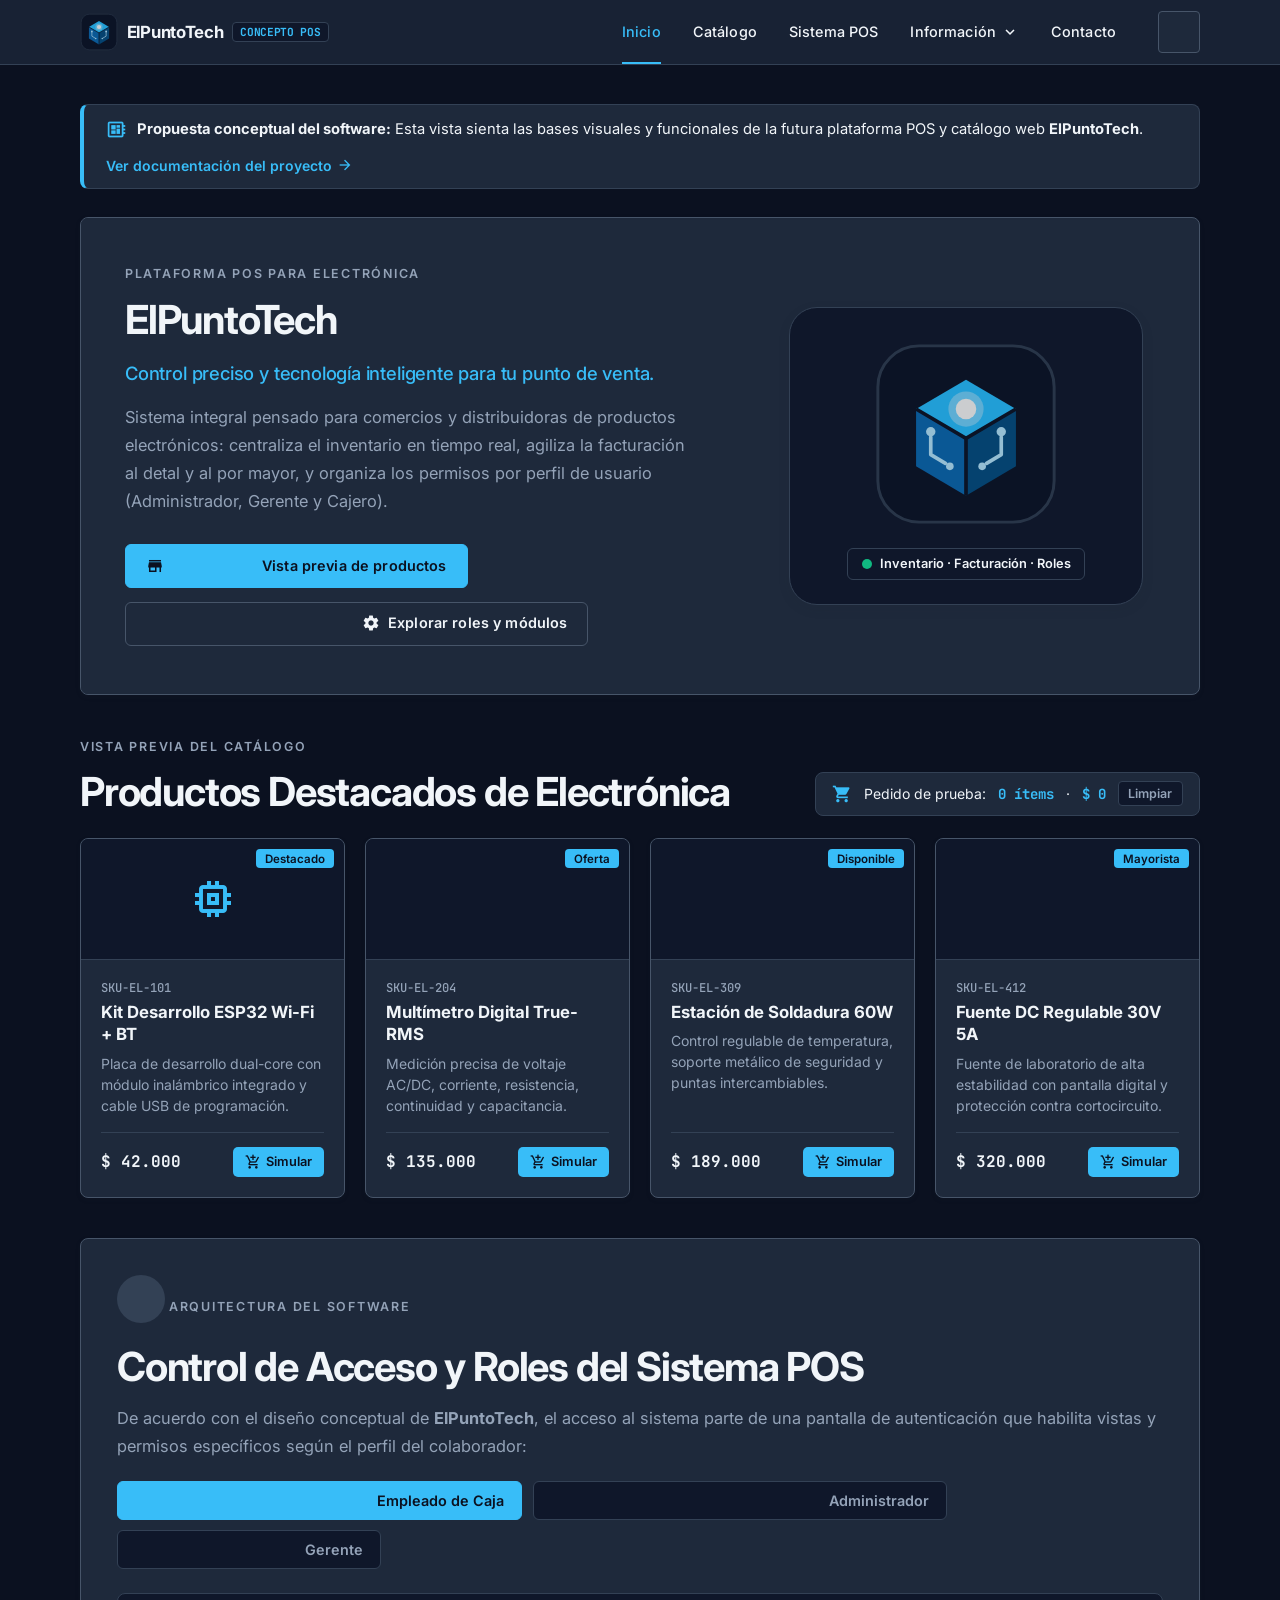
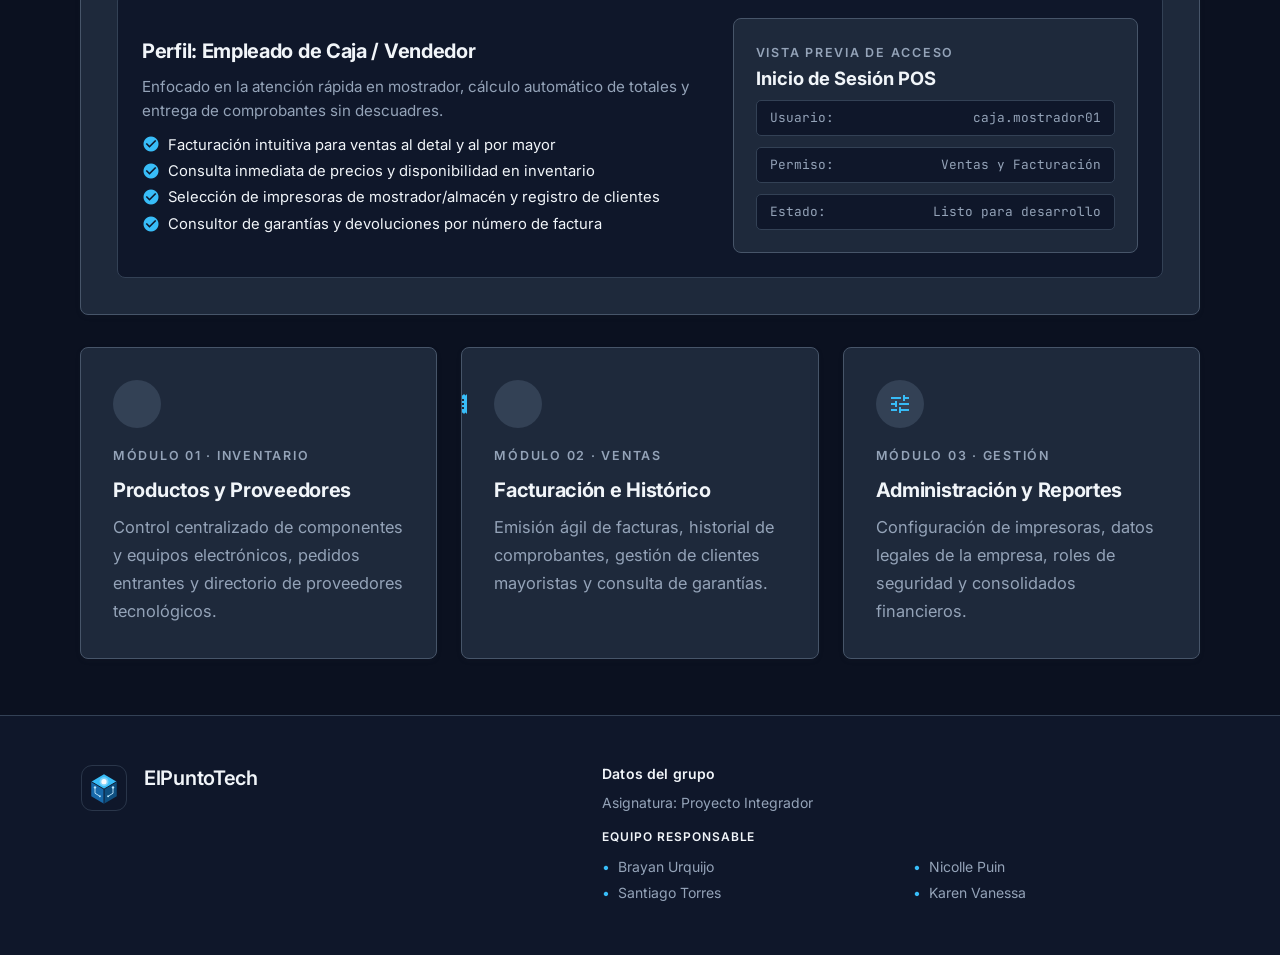
<file: Index.html>
<!DOCTYPE html>
<html lang="es">
	<head>
		<meta charset="utf-8">
		<meta content="width=device-width, initial-scale=1.0" name="viewport">
		<title>ElPuntoTech | Plataforma POS y Gestión de Electrónica</title>
		<link rel="icon" type="image/svg+xml" href="img/logo-elpuntotech.svg">
		<link rel="preconnect" href="https://fonts.googleapis.com">
		<link rel="preconnect" href="https://fonts.gstatic.com" crossorigin>
		<link href="https://fonts.googleapis.com/css2?family=Inter:wght@400;500;600;700&family=JetBrains+Mono:wght@500;700&display=swap" rel="stylesheet">
		<link href="https://fonts.googleapis.com/icon?family=Material+Icons" rel="stylesheet">
		<link href="css/styles.css" rel="stylesheet">
		<script src="js/theme.js"></script>
	</head>
	<body class="cuerpo-aplicacion">
		<header class="encabezado-principal">
			<nav class="barra-navegacion">
				<div class="contenedor-pagina contenedor-navegacion">
					<a class="marca-navegacion" href="Index.html">
						<img class="logo-marca" src="img/logo-elpuntotech.svg" alt="Isotipo de ElPuntoTech">
						<span class="nombre-marca">ElPuntoTech</span>
						<span class="etiqueta-version-nav">CONCEPTO POS</span>
					</a>
					<ul class="enlaces-navegacion">
						<li class="active">
							<a aria-current="page" href="Index.html">Inicio</a>
						</li>
						<li>
							<a href="#catalogo-preview">Catálogo</a>
						</li>
						<li>
							<a href="#sistema-pos">Sistema POS</a>
						</li>
						<li class="item-desplegable">
							<button class="boton-desplegable-nav" type="button" aria-expanded="false" aria-haspopup="true">
								<span>Información</span>
								<i class="material-icons icono-flecha-nav" aria-hidden="true">expand_more</i>
							</button>
							<ul class="menu-desplegable-nav" role="menu">
								<li>
									<a href="Nosotros.html">
										<i class="material-icons" aria-hidden="true">groups</i>
										<span>Nosotros (Misión y Visión)</span>
									</a>
								</li>
								<li>
									<a href="Objetivos.html">
										<i class="material-icons" aria-hidden="true">track_changes</i>
										<span>Objetivos del Proyecto</span>
									</a>
								</li>
								<li>
									<a href="Avances.html">
										<i class="material-icons" aria-hidden="true">folder_open</i>
										<span>Avances y Documentación</span>
									</a>
								</li>
								<li>
									<a href="Identidad-de-Marca.html">
										<i class="material-icons" aria-hidden="true">palette</i>
										<span>Identidad de Marca</span>
									</a>
								</li>
								<li>
									<a href="Accesibilidad.html">
										<i class="material-icons" aria-hidden="true">accessibility_new</i>
										<span>Accesibilidad e Inclusión</span>
									</a>
								</li>
							</ul>
						</li>
						<li>
							<a href="Contacto.html">Contacto</a>
						</li>
					</ul>
					<button aria-label="Cambiar tema" class="boton-tema" id="boton-tema" title="Cambiar tema" type="button">
						<i class="material-icons" id="icono-tema">light_mode</i>
					</button>
				</div>
			</nav>
		</header>

		<main class="contenido-principal">
			<section class="seccion-inicio">
				<div class="contenedor-pagina">

					<!-- Banner contextual de la propuesta de software -->
					<div class="aviso-concepto-software animar-entrada">
						<div class="texto-aviso-software">
							<i class="material-icons" aria-hidden="true">developer_board</i>
							<span>
								<strong>Propuesta conceptual del software:</strong> Esta vista sienta las bases visuales y funcionales de la futura plataforma POS y catálogo web <strong>ElPuntoTech</strong>.
							</span>
						</div>
						<a class="enlace-documentacion-rapida" href="Avances.html">
							<span>Ver documentación del proyecto</span>
							<i class="material-icons" style="font-size:1rem;" aria-hidden="true">arrow_forward</i>
						</a>
					</div>

					<!-- Hero principal del software -->
					<div class="tarjeta-inicio animar-entrada retraso-1">
						<div class="contenido-tarjeta">
							<div class="distribucion-inicio">
								<div class="contenido-inicio">
									<span class="etiqueta-inicio">PLATAFORMA POS PARA ELECTRÓNICA</span>
									<h1 class="titulo-inicio">ElPuntoTech</h1>
									<p class="resumen-inicio">
										Control preciso y tecnología inteligente para tu punto de venta.
									</p>
									<p class="descripcion-inicio">
										Sistema integral pensado para comercios y distribuidoras de productos electrónicos: centraliza el inventario en tiempo real, agiliza la facturación al detal y al por mayor, y organiza los permisos por perfil de usuario (Administrador, Gerente y Cajero).
									</p>
									<div class="acciones-hero">
										<a class="boton-avance" href="#catalogo-preview">
											<i class="material-icons" aria-hidden="true">storefront</i>
											<span>Vista previa de productos</span>
										</a>
										<a class="boton-avance boton-avance-secundario" href="#sistema-pos">
											<i class="material-icons" aria-hidden="true">admin_panel_settings</i>
											<span>Explorar roles y módulos</span>
										</a>
									</div>
								</div>
								<div class="imagen-inicio">
									<div class="marco-logo">
										<img class="logo-principal" src="img/logo-elpuntotech.svg" alt="Logo de ElPuntoTech">
										<div class="estado-prototipo-hero">
											<span class="indicador-pulso" aria-hidden="true"></span>
											<span>Inventario · Facturación · Roles</span>
										</div>
									</div>
								</div>
							</div>
						</div>
					</div>

					<!-- Sección 1: Vista previa de productos destacados (Wireframe Web/Móvil) -->
					<div class="bloque-seccion-inicio revelar-scroll" id="catalogo-preview">
						<div class="cabecera-seccion-inicio">
							<div>
								<span class="etiqueta-inicio">VISTA PREVIA DEL CATÁLOGO</span>
								<h2 class="titulo-inicio titulo-objetivos">Productos Destacados de Electrónica</h2>
							</div>
							<div class="barra-carrito-simulado" aria-live="polite">
								<i class="material-icons" aria-hidden="true">shopping_cart</i>
								<span>Pedido de prueba:</span>
								<span class="contador-carrito" id="contador-items-sim">0 ítems</span>
								<span>·</span>
								<span class="contador-carrito" id="total-simulado">$ 0</span>
								<button class="boton-reiniciar-sim" id="boton-reiniciar-sim" type="button" title="Limpiar pedido de prueba">Limpiar</button>
							</div>
						</div>

						<div class="cuadricula-productos-preview">
							<!-- Producto 1 -->
							<article class="tarjeta-producto-preview">
								<div class="visual-producto-preview">
									<span class="badge-oferta-producto">Destacado</span>
									<i class="material-icons" aria-hidden="true">memory</i>
								</div>
								<div class="cuerpo-producto-preview">
									<span class="sku-producto">SKU-EL-101</span>
									<h3 class="nombre-producto-preview">Kit Desarrollo ESP32 Wi-Fi + BT</h3>
									<p class="desc-producto-preview">
										Placa de desarrollo dual-core con módulo inalámbrico integrado y cable USB de programación.
									</p>
									<div class="pie-producto-preview">
										<span class="precio-producto-preview">$ 42.000</span>
										<button class="boton-simular-producto" type="button" data-nombre="Kit Desarrollo ESP32" data-precio="42000">
											<i class="material-icons" style="font-size:1rem;" aria-hidden="true">add_shopping_cart</i>
											<span>Simular</span>
										</button>
									</div>
								</div>
							</article>

							<!-- Producto 2 -->
							<article class="tarjeta-producto-preview">
								<div class="visual-producto-preview">
									<span class="badge-oferta-producto">Oferta</span>
									<i class="material-icons" aria-hidden="true">speed</i>
								</div>
								<div class="cuerpo-producto-preview">
									<span class="sku-producto">SKU-EL-204</span>
									<h3 class="nombre-producto-preview">Multímetro Digital True-RMS</h3>
									<p class="desc-producto-preview">
										Medición precisa de voltaje AC/DC, corriente, resistencia, continuidad y capacitancia.
									</p>
									<div class="pie-producto-preview">
										<span class="precio-producto-preview">$ 135.000</span>
										<button class="boton-simular-producto" type="button" data-nombre="Multímetro Digital True-RMS" data-precio="135000">
											<i class="material-icons" style="font-size:1rem;" aria-hidden="true">add_shopping_cart</i>
											<span>Simular</span>
										</button>
									</div>
								</div>
							</article>

							<!-- Producto 3 -->
							<article class="tarjeta-producto-preview">
								<div class="visual-producto-preview">
									<span class="badge-oferta-producto">Disponible</span>
									<i class="material-icons" aria-hidden="true">precision_manufacturing</i>
								</div>
								<div class="cuerpo-producto-preview">
									<span class="sku-producto">SKU-EL-309</span>
									<h3 class="nombre-producto-preview">Estación de Soldadura 60W</h3>
									<p class="desc-producto-preview">
										Control regulable de temperatura, soporte metálico de seguridad y puntas intercambiables.
									</p>
									<div class="pie-producto-preview">
										<span class="precio-producto-preview">$ 189.000</span>
										<button class="boton-simular-producto" type="button" data-nombre="Estación de Soldadura 60W" data-precio="189000">
											<i class="material-icons" style="font-size:1rem;" aria-hidden="true">add_shopping_cart</i>
											<span>Simular</span>
										</button>
									</div>
								</div>
							</article>

							<!-- Producto 4 -->
							<article class="tarjeta-producto-preview">
								<div class="visual-producto-preview">
									<span class="badge-oferta-producto">Mayorista</span>
									<i class="material-icons" aria-hidden="true">electrical_services</i>
								</div>
								<div class="cuerpo-producto-preview">
									<span class="sku-producto">SKU-EL-412</span>
									<h3 class="nombre-producto-preview">Fuente DC Regulable 30V 5A</h3>
									<p class="desc-producto-preview">
										Fuente de laboratorio de alta estabilidad con pantalla digital y protección contra cortocircuito.
									</p>
									<div class="pie-producto-preview">
										<span class="precio-producto-preview">$ 320.000</span>
										<button class="boton-simular-producto" type="button" data-nombre="Fuente DC Regulable 30V 5A" data-precio="320000">
											<i class="material-icons" style="font-size:1rem;" aria-hidden="true">add_shopping_cart</i>
											<span>Simular</span>
										</button>
									</div>
								</div>
							</article>
						</div>
					</div>

					<!-- Sección 2: Arquitectura del Sistema POS y Roles de Acceso -->
					<div class="bloque-seccion-inicio revelar-scroll" id="sistema-pos">
						<div class="tarjeta-inicio">
							<div class="panel-roles-pos">
								<span class="icono-identidad material-icons" aria-hidden="true">hub</span>
								<span class="etiqueta-inicio">ARQUITECTURA DEL SOFTWARE</span>
								<h2 class="titulo-inicio titulo-objetivos">Control de Acceso y Roles del Sistema POS</h2>
								<p class="descripcion-inicio">
									De acuerdo con el diseño conceptual de <strong>ElPuntoTech</strong>, el acceso al sistema parte de una pantalla de autenticación que habilita vistas y permisos específicos según el perfil del colaborador:
								</p>

								<div class="selector-roles-tabs" role="tablist" aria-label="Perfiles de usuario del sistema POS">
									<button class="tab-rol-pos activo" type="button" role="tab" aria-selected="true" data-rol="cajero">
										<i class="material-icons" style="font-size:1.1rem;" aria-hidden="true">point_of_sale</i>
										<span>Empleado de Caja</span>
									</button>
									<button class="tab-rol-pos" type="button" role="tab" aria-selected="false" data-rol="admin">
										<i class="material-icons" style="font-size:1.1rem;" aria-hidden="true">manage_accounts</i>
										<span>Administrador</span>
									</button>
									<button class="tab-rol-pos" type="button" role="tab" aria-selected="false" data-rol="gerente">
										<i class="material-icons" style="font-size:1.1rem;" aria-hidden="true">analytics</i>
										<span>Gerente</span>
									</button>
								</div>

								<!-- Detalle Rol 1: Cajero -->
								<div class="vista-detalle-rol activa" id="panel-rol-cajero">
									<div>
										<h3 class="titulo-pilar">Perfil: Empleado de Caja / Vendedor</h3>
										<p class="descripcion-inicio texto-compacto">
											Enfocado en la atención rápida en mostrador, cálculo automático de totales y entrega de comprobantes sin descuadres.
										</p>
										<ul class="permisos-rol-lista">
											<li><i class="material-icons" aria-hidden="true">check_circle</i>Facturación intuitiva para ventas al detal y al por mayor</li>
											<li><i class="material-icons" aria-hidden="true">check_circle</i>Consulta inmediata de precios y disponibilidad en inventario</li>
											<li><i class="material-icons" aria-hidden="true">check_circle</i>Selección de impresoras de mostrador/almacén y registro de clientes</li>
											<li><i class="material-icons" aria-hidden="true">check_circle</i>Consultor de garantías y devoluciones por número de factura</li>
										</ul>
									</div>
									<div class="tarjeta-login-preview">
										<span class="etiqueta-inicio" style="margin-bottom:0.4rem;">VISTA PREVIA DE ACCESO</span>
										<strong class="nombre-bloque-marca">Inicio de Sesión POS</strong>
										<div class="campo-mock-login">
											<span>Usuario:</span>
											<span>caja.mostrador01</span>
										</div>
										<div class="campo-mock-login">
											<span>Permiso:</span>
											<span>Ventas y Facturación</span>
										</div>
										<div class="campo-mock-login">
											<span>Estado:</span>
											<span>Listo para desarrollo</span>
										</div>
									</div>
								</div>

								<!-- Detalle Rol 2: Administrador -->
								<div class="vista-detalle-rol" id="panel-rol-admin">
									<div>
										<h3 class="titulo-pilar">Perfil: Administrador del Sistema</h3>
										<p class="descripcion-inicio texto-compacto">
											Encargado de mantener actualizado el catálogo tecnológico, gestionar cuentas del personal y asegurar la integridad operativa.
										</p>
										<ul class="permisos-rol-lista">
											<li><i class="material-icons" aria-hidden="true">check_circle</i>Creación, edición y actualización de precios y stock de productos</li>
											<li><i class="material-icons" aria-hidden="true">check_circle</i>Asignación y modificación de roles y permisos de acceso</li>
											<li><i class="material-icons" aria-hidden="true">check_circle</i>Registro de proveedores tecnológicos y marcas distribuidas</li>
											<li><i class="material-icons" aria-hidden="true">check_circle</i>Auditoría del histórico de ventas para soporte ante errores</li>
										</ul>
									</div>
									<div class="tarjeta-login-preview">
										<span class="etiqueta-inicio" style="margin-bottom:0.4rem;">VISTA PREVIA DE ACCESO</span>
										<strong class="nombre-bloque-marca">Inicio de Sesión POS</strong>
										<div class="campo-mock-login">
											<span>Usuario:</span>
											<span>admin.elpuntotech</span>
										</div>
										<div class="campo-mock-login">
											<span>Permiso:</span>
											<span>Inventario y Roles</span>
										</div>
										<div class="campo-mock-login">
											<span>Estado:</span>
											<span>Listo para desarrollo</span>
										</div>
									</div>
								</div>

								<!-- Detalle Rol 3: Gerente -->
								<div class="vista-detalle-rol" id="panel-rol-gerente">
									<div>
										<h3 class="titulo-pilar">Perfil: Gerente General</h3>
										<p class="descripcion-inicio texto-compacto">
											Visión global del negocio para analizar el rendimiento comercial, configurar datos legales y tomar decisiones estratégicas.
										</p>
										<ul class="permisos-rol-lista">
											<li><i class="material-icons" aria-hidden="true">check_circle</i>Reportes gráficos de ventas e ingresos diarios, mensuales y anuales</li>
											<li><i class="material-icons" aria-hidden="true">check_circle</i>Panel de gestión empresarial (NIT, dirección, logo y datos de factura)</li>
											<li><i class="material-icons" aria-hidden="true">check_circle</i>Seguimiento de pedidos pendientes y contacto directo con proveedores</li>
											<li><i class="material-icons" aria-hidden="true">check_circle</i>Supervisión integral de inventario, histórico de ventas y personal</li>
										</ul>
									</div>
									<div class="tarjeta-login-preview">
										<span class="etiqueta-inicio" style="margin-bottom:0.4rem;">VISTA PREVIA DE ACCESO</span>
										<strong class="nombre-bloque-marca">Inicio de Sesión POS</strong>
										<div class="campo-mock-login">
											<span>Usuario:</span>
											<span>gerencia.general</span>
										</div>
										<div class="campo-mock-login">
											<span>Permiso:</span>
											<span>Reportes y Dirección</span>
										</div>
										<div class="campo-mock-login">
											<span>Estado:</span>
											<span>Listo para desarrollo</span>
										</div>
									</div>
								</div>

							</div>
						</div>
					</div>

					<!-- Sección 3: Módulos del Mapa del Sitio y Camino al Desarrollo -->
					<div class="cuadricula-pilares revelar-scroll">
						<article class="tarjeta-inicio tarjeta-interactiva">
							<div class="contenido-pilar">
								<span class="icono-identidad material-icons" aria-hidden="true">inventory_2</span>
								<span class="etiqueta-inicio">MÓDULO 01 · INVENTARIO</span>
								<h3 class="titulo-pilar">Productos y Proveedores</h3>
								<p class="descripcion-inicio">
									Control centralizado de componentes y equipos electrónicos, pedidos entrantes y directorio de proveedores tecnológicos.
								</p>
							</div>
						</article>

						<article class="tarjeta-inicio tarjeta-interactiva">
							<div class="contenido-pilar">
								<span class="icono-identidad material-icons" aria-hidden="true">receipt_long</span>
								<span class="etiqueta-inicio">MÓDULO 02 · VENTAS</span>
								<h3 class="titulo-pilar">Facturación e Histórico</h3>
								<p class="descripcion-inicio">
									Emisión ágil de facturas, historial de comprobantes, gestión de clientes mayoristas y consulta de garantías.
								</p>
							</div>
						</article>

						<article class="tarjeta-inicio tarjeta-interactiva">
							<div class="contenido-pilar">
								<span class="icono-identidad material-icons" aria-hidden="true">tune</span>
								<span class="etiqueta-inicio">MÓDULO 03 · GESTIÓN</span>
								<h3 class="titulo-pilar">Administración y Reportes</h3>
								<p class="descripcion-inicio">
									Configuración de impresoras, datos legales de la empresa, roles de seguridad y consolidados financieros.
								</p>
							</div>
						</article>
					</div>

				</div>
			</section>
		</main>

		<footer class="pie-pagina">
			<div class="contenedor-pagina">
				<div class="distribucion-pie">
					<div class="marca-pie">
						<img class="logo-pie" src="img/logo-elpuntotech.svg" alt="Isotipo de ElPuntoTech">
						<div>
							<span class="titulo-pie">ElPuntoTech</span>
						</div>
					</div>
					<div class="datos-grupo">
						<span class="encabezado-pie">Datos del grupo</span>
						<p class="texto-pie">
							Asignatura: Proyecto Integrador
						</p>
						<span class="etiqueta-integrantes">Equipo responsable</span>
						<ul class="lista-integrantes">
							<li>Brayan Urquijo</li>
							<li>Nicolle Puin</li>
							<li>Santiago Torres</li>
							<li>Karen Vanessa</li>
						</ul>
					</div>
				</div>
			</div>
		</footer>

		<script src="https://cdnjs.cloudflare.com/ajax/libs/materialize/1.0.0/js/materialize.min.js"></script>
		<script src="js/app.js"></script>
		<script src="js/ui-enhancements.js"></script>
	</body>
</html>
</file>
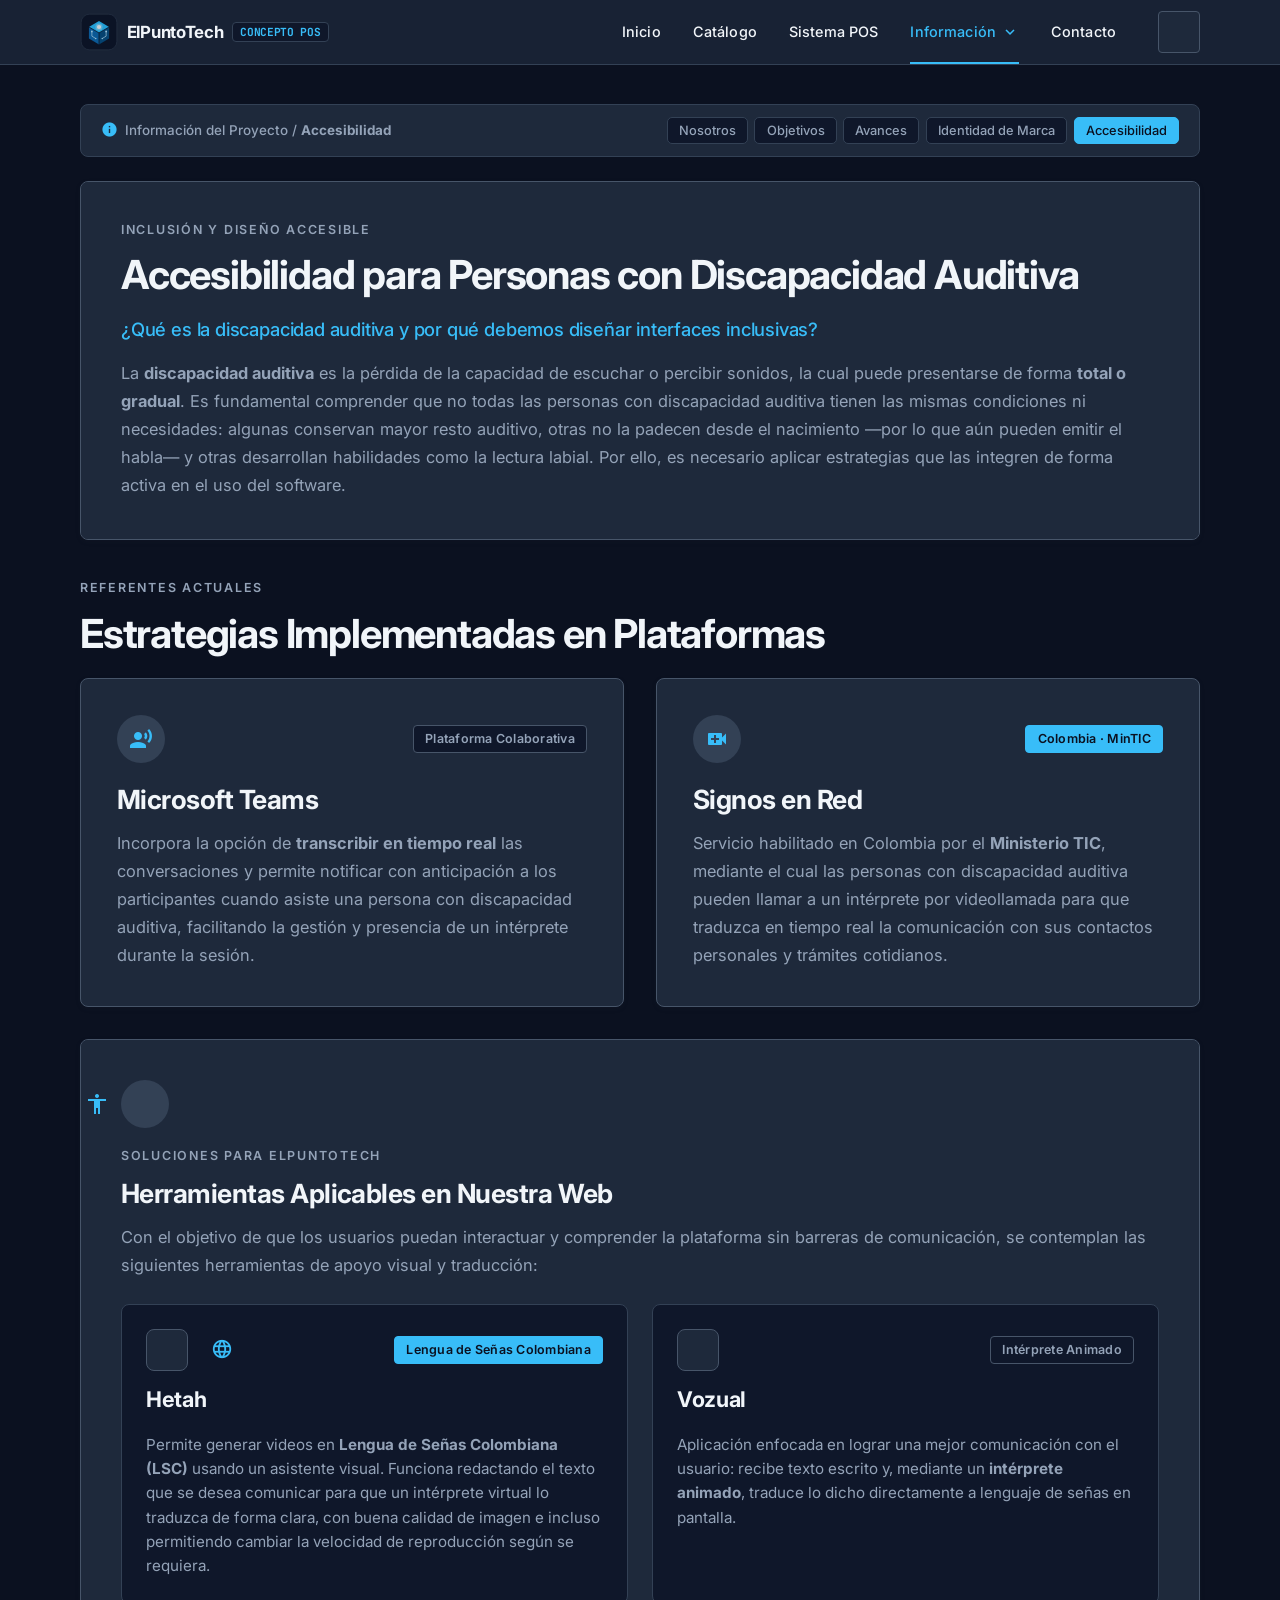
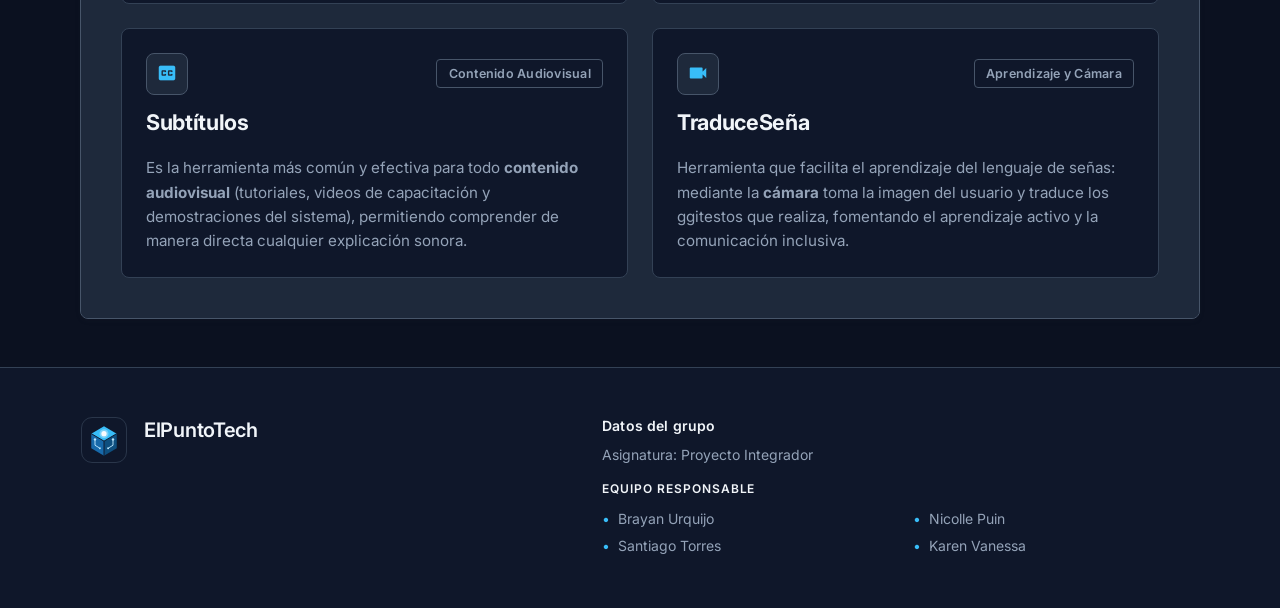
<file: Accesibilidad.html>
<!DOCTYPE html>
<html lang="es">
	<head>
		<meta charset="utf-8">
		<meta name="viewport" content="width=device-width, initial-scale=1.0">
		<title>Accesibilidad | ElPuntoTech</title>
		<link rel="icon" type="image/svg+xml" href="img/logo-elpuntotech.svg">
		<link rel="preconnect" href="https://fonts.googleapis.com">
		<link rel="preconnect" href="https://fonts.gstatic.com" crossorigin>
		<link href="https://fonts.googleapis.com/css2?family=Inter:wght@400;500;600;700&family=JetBrains+Mono:wght@500;700&display=swap" rel="stylesheet">
		<link href="https://fonts.googleapis.com/icon?family=Material+Icons" rel="stylesheet">
		<link href="css/styles.css" rel="stylesheet">
		<script src="js/theme.js"></script>
	</head>
	<body class="cuerpo-aplicacion">
		<header class="encabezado-principal">
			<nav class="barra-navegacion">
				<div class="contenedor-pagina contenedor-navegacion">
					<a class="marca-navegacion" href="Index.html">
						<img class="logo-marca" src="img/logo-elpuntotech.svg" alt="Isotipo de ElPuntoTech">
						<span class="nombre-marca">ElPuntoTech</span>
						<span class="etiqueta-version-nav">CONCEPTO POS</span>
					</a>
					<ul class="enlaces-navegacion">
						<li><a href="Index.html">Inicio</a></li>
						<li><a href="Index.html#catalogo-preview">Catálogo</a></li>
						<li><a href="Index.html#sistema-pos">Sistema POS</a></li>
						<li class="item-desplegable active">
							<button class="boton-desplegable-nav" type="button" aria-expanded="false" aria-haspopup="true">
								<span>Información</span>
								<i class="material-icons icono-flecha-nav" aria-hidden="true">expand_more</i>
							</button>
							<ul class="menu-desplegable-nav" role="menu">
								<li>
									<a href="Nosotros.html">
										<i class="material-icons" aria-hidden="true">groups</i>
										<span>Nosotros (Misión y Visión)</span>
									</a>
								</li>
								<li>
									<a href="Objetivos.html">
										<i class="material-icons" aria-hidden="true">track_changes</i>
										<span>Objetivos del Proyecto</span>
									</a>
								</li>
								<li>
									<a href="Avances.html">
										<i class="material-icons" aria-hidden="true">folder_open</i>
										<span>Avances y Documentación</span>
									</a>
								</li>
								<li>
									<a href="Identidad-de-Marca.html">
										<i class="material-icons" aria-hidden="true">palette</i>
										<span>Identidad de Marca</span>
									</a>
								</li>
								<li class="sub-active">
									<a aria-current="page" href="Accesibilidad.html">
										<i class="material-icons" aria-hidden="true">accessibility_new</i>
										<span>Accesibilidad e Inclusión</span>
									</a>
								</li>
							</ul>
						</li>
						<li><a href="Contacto.html">Contacto</a></li>
					</ul>
					<button aria-label="Cambiar tema" class="boton-tema" id="boton-tema" title="Cambiar tema" type="button">
						<i class="material-icons" id="icono-tema">light_mode</i>
					</button>
				</div>
			</nav>
		</header>

		<main class="contenido-principal">
			<section class="seccion-accesibilidad">
				<div class="contenedor-pagina">

					<!-- Subbarra de navegación informativa -->
					<div class="subbarra-informativa animar-entrada">
						<span class="ruta-informativa">
							<i class="material-icons" aria-hidden="true">info</i>
							<span>Información del Proyecto / <strong>Accesibilidad</strong></span>
						</span>
						<div class="enlaces-subbarra">
							<a class="pill-subbarra" href="Nosotros.html">Nosotros</a>
							<a class="pill-subbarra" href="Objetivos.html">Objetivos</a>
							<a class="pill-subbarra" href="Avances.html">Avances</a>
							<a class="pill-subbarra" href="Identidad-de-Marca.html">Identidad de Marca</a>
							<a class="pill-subbarra activa" href="Accesibilidad.html">Accesibilidad</a>
						</div>
					</div>

					<!-- 1. Encabezado y contextualización de la discapacidad auditiva -->
					<div class="tarjeta-inicio tarjeta-presentacion animar-entrada retraso-1">
						<div class="contenido-inicio contenido-accesibilidad-encabezado">
							<span class="etiqueta-inicio">INCLUSIÓN Y DISEÑO ACCESIBLE</span>
							<h1 class="titulo-inicio">Accesibilidad para Personas con Discapacidad Auditiva</h1>
							<p class="resumen-inicio">
								¿Qué es la discapacidad auditiva y por qué debemos diseñar interfaces inclusivas?
							</p>
							<p class="descripcion-inicio">
								La <strong>discapacidad auditiva</strong> es la pérdida de la capacidad de escuchar o percibir sonidos,
								la cual puede presentarse de forma <strong>total o gradual</strong>. Es fundamental comprender que no todas
								las personas con discapacidad auditiva tienen las mismas condiciones ni necesidades: algunas conservan mayor
								resto auditivo, otras no la padecen desde el nacimiento —por lo que aún pueden emitir el habla— y otras
								desarrollan habilidades como la lectura labial. Por ello, es necesario aplicar estrategias que las integren
								de forma activa en el uso del software.
							</p>
						</div>
					</div>

					<!-- 2. Estrategias en plataformas y servicios existentes -->
					<div class="encabezado-bloque animar-entrada retraso-2">
						<span class="etiqueta-inicio">REFERENTES ACTUALES</span>
						<h2 class="titulo-inicio titulo-objetivos">Estrategias Implementadas en Plataformas</h2>
					</div>

					<div class="tarjetas-accesibilidad animar-entrada retraso-3">
						<article class="tarjeta-inicio tarjeta-accesibilidad tarjeta-interactiva">
							<div class="contenido-accesibilidad">
								<div class="cabecera-ficha-accesibilidad">
									<span class="icono-identidad material-icons" aria-hidden="true">record_voice_over</span>
									<span class="etiqueta-avance">Plataforma Colaborativa</span>
								</div>
								<h3 class="titulo-identidad">Microsoft Teams</h3>
								<p class="descripcion-inicio">
									Incorpora la opción de <strong>transcribir en tiempo real</strong> las conversaciones y permite
									notificar con anticipación a los participantes cuando asiste una persona con discapacidad auditiva,
									facilitando la gestión y presencia de un intérprete durante la sesión.
								</p>
							</div>
						</article>

						<article class="tarjeta-inicio tarjeta-accesibilidad tarjeta-interactiva">
							<div class="contenido-accesibilidad">
								<div class="cabecera-ficha-accesibilidad">
									<span class="icono-identidad material-icons" aria-hidden="true">video_call</span>
									<span class="etiqueta-avance estado-completado">Colombia · MinTIC</span>
								</div>
								<h3 class="titulo-identidad">Signos en Red</h3>
								<p class="descripcion-inicio">
									Servicio habilitado en Colombia por el <strong>Ministerio TIC</strong>, mediante el cual las personas
									con discapacidad auditiva pueden llamar a un intérprete por videollamada para que traduzca en tiempo real
									la comunicación con sus contactos personales y trámites cotidianos.
								</p>
							</div>
						</article>
					</div>

					<!-- 3. Herramientas aplicables en nuestra web -->
					<div class="tarjeta-inicio tarjeta-bloque-accesibilidad revelar-scroll">
						<div class="contenido-bloque-accesibilidad">
							<span class="icono-identidad material-icons" aria-hidden="true">accessibility_new</span>
							<span class="etiqueta-inicio">SOLUCIONES PARA ELPUNTOTECH</span>
							<h2 class="titulo-identidad">Herramientas Aplicables en Nuestra Web</h2>
							<p class="descripcion-inicio">
								Con el objetivo de que los usuarios puedan interactuar y comprender la plataforma sin barreras
								de comunicación, se contemplan las siguientes herramientas de apoyo visual y traducción:
							</p>

							<div class="cuadricula-herramientas-accesibilidad">
								<article class="ficha-herramienta">
									<div class="cabecera-herramienta">
										<span class="icono-herramienta material-icons" aria-hidden="true">sign_language</span>
										<span class="etiqueta-avance estado-completado">Lengua de Señas Colombiana</span>
									</div>
									<h3 class="titulo-avance">Hetah</h3>
									<p class="descripcion-inicio texto-compacto">
										Permite generar videos en <strong>Lengua de Señas Colombiana (LSC)</strong> usando un asistente
										visual. Funciona redactando el texto que se desea comunicar para que un intérprete virtual lo
										traduzca de forma clara, con buena calidad de imagen e incluso permitiendo cambiar la velocidad
										de reproducción según se requiera.
									</p>
								</article>

								<article class="ficha-herramienta">
									<div class="cabecera-herramienta">
										<span class="icono-herramienta material-icons" aria-hidden="true">interpreter_mode</span>
										<span class="etiqueta-avance">Intérprete Animado</span>
									</div>
									<h3 class="titulo-avance">Vozual</h3>
									<p class="descripcion-inicio texto-compacto">
										Aplicación enfocada en lograr una mejor comunicación con el usuario: recibe texto escrito y,
										mediante un <strong>intérprete animado</strong>, traduce lo dicho directamente a lenguaje de señas
										en pantalla.
									</p>
								</article>

								<article class="ficha-herramienta">
									<div class="cabecera-herramienta">
										<span class="icono-herramienta material-icons" aria-hidden="true">closed_caption</span>
										<span class="etiqueta-avance">Contenido Audiovisual</span>
									</div>
									<h3 class="titulo-avance">Subtítulos</h3>
									<p class="descripcion-inicio texto-compacto">
										Es la herramienta más común y efectiva para todo <strong>contenido audiovisual</strong> (tutoriales,
										videos de capacitación y demostraciones del sistema), permitiendo comprender de manera directa
										cualquier explicación sonora.
									</p>
								</article>

								<article class="ficha-herramienta">
									<div class="cabecera-herramienta">
										<span class="icono-herramienta material-icons" aria-hidden="true">videocam</span>
										<span class="etiqueta-avance">Aprendizaje y Cámara</span>
									</div>
									<h3 class="titulo-avance">TraduceSeña</h3>
									<p class="descripcion-inicio texto-compacto">
										Herramienta que facilita el aprendizaje del lenguaje de señas: mediante la <strong>cámara</strong>
										toma la imagen del usuario y traduce los ggitestos que realiza, fomentando el aprendizaje activo y
										la comunicación inclusiva.
									</p>
								</article>
							</div>
						</div>
					</div>

				</div>
			</section>
		</main>

		<footer class="pie-pagina">
			<div class="contenedor-pagina">
				<div class="distribucion-pie">
					<div class="marca-pie">
						<img class="logo-pie" src="img/logo-elpuntotech.svg" alt="Isotipo de ElPuntoTech">
						<div><span class="titulo-pie">ElPuntoTech</span></div>
					</div>
					<div class="datos-grupo">
						<span class="encabezado-pie">Datos del grupo</span>
						<p class="texto-pie">Asignatura: Proyecto Integrador</p>
						<span class="etiqueta-integrantes">Equipo responsable</span>
						<ul class="lista-integrantes">
							<li>Brayan Urquijo</li>
							<li>Nicolle Puin</li>
							<li>Santiago Torres</li>
							<li>Karen Vanessa</li>
						</ul>
					</div>
				</div>
			</div>
		</footer>

		<script src="js/app.js"></script>
		<script src="js/ui-enhancements.js"></script>
	</body>
</html>
</file>
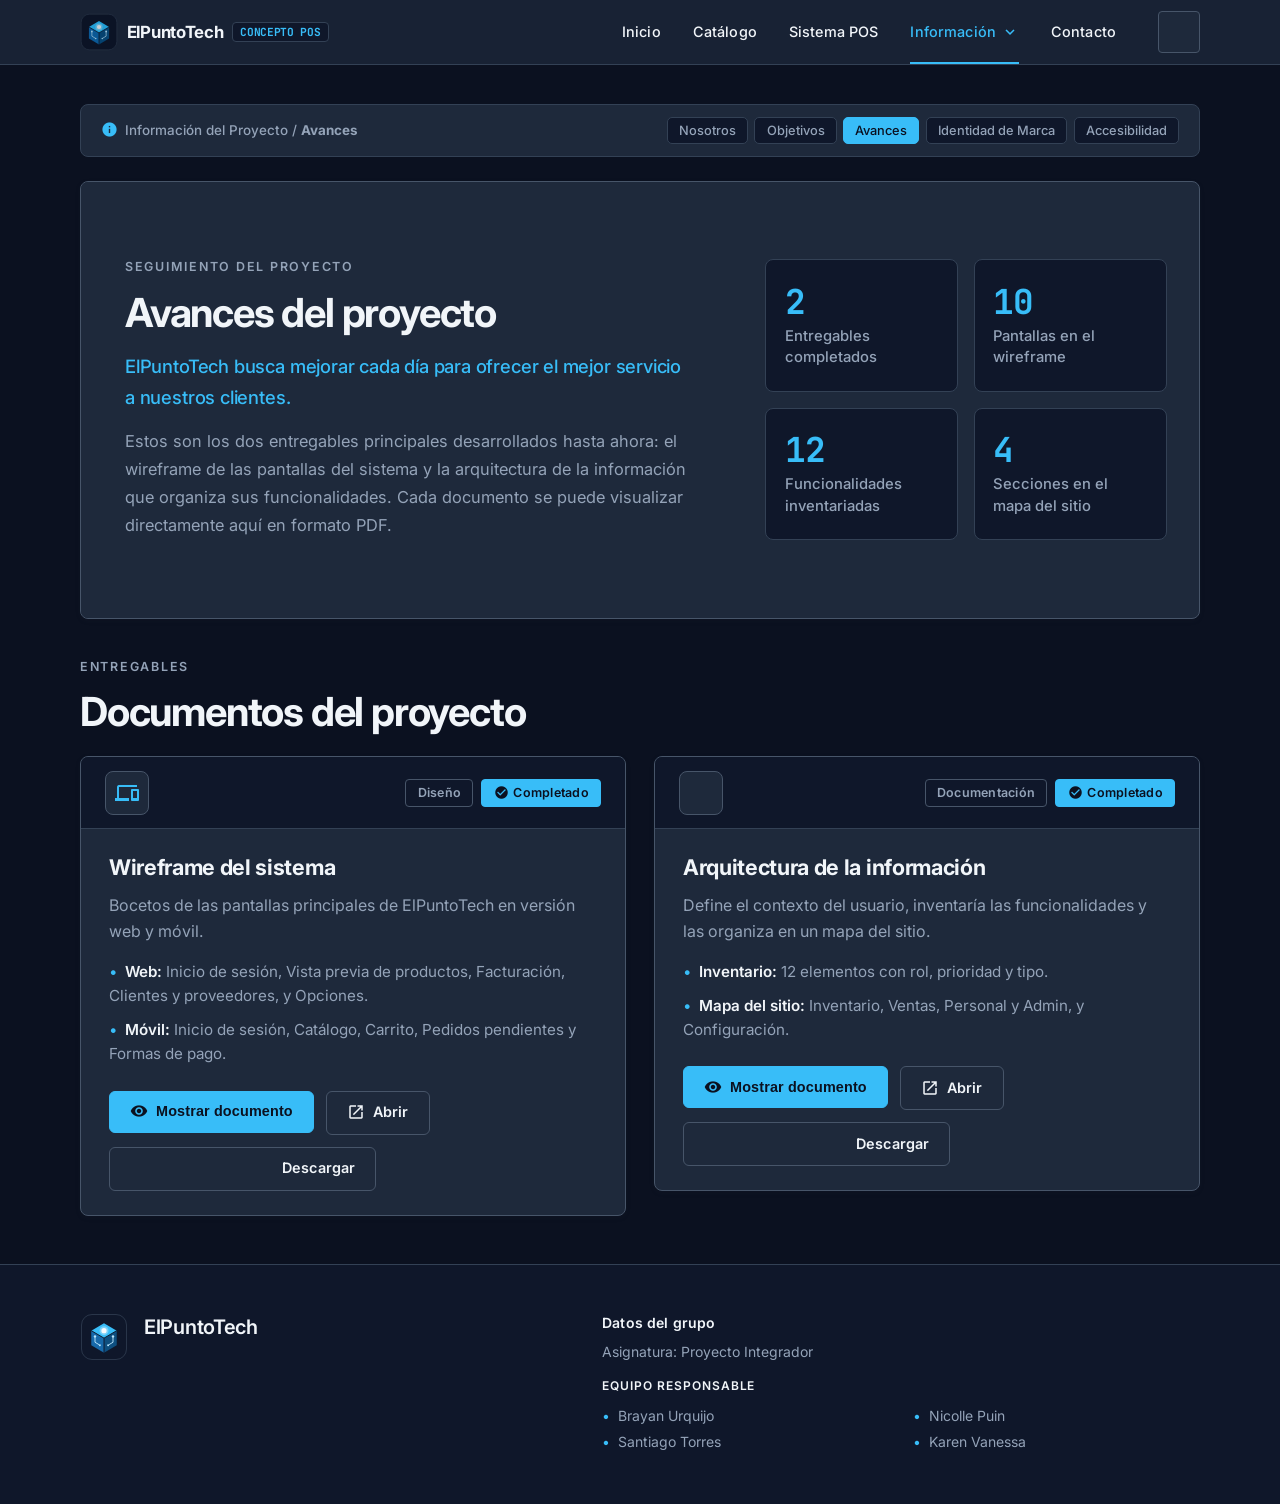
<file: Avances.html>
<!DOCTYPE html>
<html lang="es">
	<head>
		<meta charset="utf-8">
		<meta name="viewport" content="width=device-width, initial-scale=1.0">
		<title>Avances | ElPuntoTech</title>
		<link rel="icon" type="image/svg+xml" href="img/logo-elpuntotech.svg">
		<link rel="preconnect" href="https://fonts.googleapis.com">
		<link rel="preconnect" href="https://fonts.gstatic.com" crossorigin>
		<link href="https://fonts.googleapis.com/css2?family=Inter:wght@400;500;600;700&family=JetBrains+Mono:wght@500;700&display=swap" rel="stylesheet">
		<link href="https://fonts.googleapis.com/icon?family=Material+Icons" rel="stylesheet">
		<link href="css/styles.css" rel="stylesheet">
		<script src="js/theme.js"></script>
	</head>
	<body class="cuerpo-aplicacion">
		<header class="encabezado-principal">
			<nav class="barra-navegacion">
				<div class="contenedor-pagina contenedor-navegacion">
					<a class="marca-navegacion" href="Index.html">
						<img class="logo-marca" src="img/logo-elpuntotech.svg" alt="Isotipo de ElPuntoTech">
						<span class="nombre-marca">ElPuntoTech</span>
						<span class="etiqueta-version-nav">CONCEPTO POS</span>
					</a>
					<ul class="enlaces-navegacion">
						<li><a href="Index.html">Inicio</a></li>
						<li><a href="Index.html#catalogo-preview">Catálogo</a></li>
						<li><a href="Index.html#sistema-pos">Sistema POS</a></li>
						<li class="item-desplegable active">
							<button class="boton-desplegable-nav" type="button" aria-expanded="false" aria-haspopup="true">
								<span>Información</span>
								<i class="material-icons icono-flecha-nav" aria-hidden="true">expand_more</i>
							</button>
							<ul class="menu-desplegable-nav" role="menu">
								<li>
									<a href="Nosotros.html">
										<i class="material-icons" aria-hidden="true">groups</i>
										<span>Nosotros (Misión y Visión)</span>
									</a>
								</li>
								<li>
									<a href="Objetivos.html">
										<i class="material-icons" aria-hidden="true">track_changes</i>
										<span>Objetivos del Proyecto</span>
									</a>
								</li>
								<li class="sub-active">
									<a aria-current="page" href="Avances.html">
										<i class="material-icons" aria-hidden="true">folder_open</i>
										<span>Avances y Documentación</span>
									</a>
								</li>
								<li>
									<a href="Identidad-de-Marca.html">
										<i class="material-icons" aria-hidden="true">palette</i>
										<span>Identidad de Marca</span>
									</a>
								</li>
								<li>
									<a href="Accesibilidad.html">
										<i class="material-icons" aria-hidden="true">accessibility_new</i>
										<span>Accesibilidad e Inclusión</span>
									</a>
								</li>
							</ul>
						</li>
						<li><a href="Contacto.html">Contacto</a></li>
					</ul>
					<button aria-label="Cambiar tema" class="boton-tema" id="boton-tema" title="Cambiar tema" type="button">
						<i class="material-icons" id="icono-tema">light_mode</i>
					</button>
				</div>
			</nav>
		</header>

		<main class="contenido-principal">
			<section class="seccion-avances">
				<div class="contenedor-pagina">

					<!-- Subbarra de navegación informativa -->
					<div class="subbarra-informativa animar-entrada">
						<span class="ruta-informativa">
							<i class="material-icons" aria-hidden="true">info</i>
							<span>Información del Proyecto / <strong>Avances</strong></span>
						</span>
						<div class="enlaces-subbarra">
							<a class="pill-subbarra" href="Nosotros.html">Nosotros</a>
							<a class="pill-subbarra" href="Objetivos.html">Objetivos</a>
							<a class="pill-subbarra activa" href="Avances.html">Avances</a>
							<a class="pill-subbarra" href="Identidad-de-Marca.html">Identidad de Marca</a>
							<a class="pill-subbarra" href="Accesibilidad.html">Accesibilidad</a>
						</div>
					</div>

					<!-- Presentación y resumen -->
					<div class="tarjeta-inicio animar-entrada retraso-1">
						<div class="contenido-tarjeta">
							<div class="distribucion-inicio">
								<div class="contenido-inicio">
									<span class="etiqueta-inicio">SEGUIMIENTO DEL PROYECTO</span>
									<h1 class="titulo-inicio">Avances del proyecto</h1>
									<p class="resumen-inicio">
										ElPuntoTech busca mejorar cada día para ofrecer el mejor servicio a nuestros clientes.
									</p>
									<p class="descripcion-inicio">
										Estos son los dos entregables principales desarrollados hasta ahora: el wireframe de las pantallas del sistema y la arquitectura de la información que organiza sus funcionalidades. Cada documento se puede visualizar directamente aquí en formato PDF.
									</p>
								</div>
								<div class="imagen-inicio resumen-avances">
									<div class="cuadricula-resumen">
										<div class="dato-resumen">
											<span class="numero-resumen">2</span>
											<span class="texto-resumen">Entregables completados</span>
										</div>
										<div class="dato-resumen">
											<span class="numero-resumen">10</span>
											<span class="texto-resumen">Pantallas en el wireframe</span>
										</div>
										<div class="dato-resumen">
											<span class="numero-resumen">12</span>
											<span class="texto-resumen">Funcionalidades inventariadas</span>
										</div>
										<div class="dato-resumen">
											<span class="numero-resumen">4</span>
											<span class="texto-resumen">Secciones en el mapa del sitio</span>
										</div>
									</div>
								</div>
							</div>
						</div>
					</div>

					<div class="encabezado-bloque animar-entrada retraso-2">
						<span class="etiqueta-inicio">ENTREGABLES</span>
						<h2 class="titulo-inicio titulo-objetivos">Documentos del proyecto</h2>
					</div>

					<!-- Dos contenedores de documentos -->
					<div class="row fila-avances animar-entrada retraso-3">

						<div class="col s12 m6">
							<article class="tarjeta-avance">
								<div class="cabecera-avance">
									<span class="icono-avance"><i class="material-icons">devices</i></span>
									<div class="meta-avance">
										<span class="etiqueta-avance">Diseño</span>
										<span class="etiqueta-avance estado-completado"><i class="material-icons">check_circle</i>Completado</span>
									</div>
								</div>
								<div class="cuerpo-avance">
									<h3 class="titulo-avance">Wireframe del sistema</h3>
									<p class="texto-avance">
										Bocetos de las pantallas principales de ElPuntoTech en versión web y móvil.
									</p>
									<ul class="lista-detalle">
										<li><strong>Web:</strong> Inicio de sesión, Vista previa de productos, Facturación, Clientes y proveedores, y Opciones.</li>
										<li><strong>Móvil:</strong> Inicio de sesión, Catálogo, Carrito, Pedidos pendientes y Formas de pago.</li>
									</ul>
									<div class="acciones-avance">
										<button class="btn boton-avance boton-visor" type="button" aria-expanded="false" aria-controls="visor-wireframe" data-documento="el wireframe">
											<i class="material-icons">visibility</i><span class="texto-boton">Mostrar documento</span>
										</button>
										<a class="btn boton-avance boton-avance-secundario" href="docs/Wireframe.pdf" target="_blank" rel="noopener">
											<i class="material-icons">open_in_new</i>Abrir
										</a>
										<a class="btn boton-avance boton-avance-secundario" href="docs/Wireframe.pdf" download>
											<i class="material-icons">download</i>Descargar
										</a>
									</div>
								</div>
								<div class="visor-avance" id="visor-wireframe" hidden>
									<iframe class="visor-documento" title="Wireframe del sistema en PDF" data-src="docs/Wireframe.pdf"></iframe>
								</div>
							</article>
						</div>

						<div class="col s12 m6">
							<article class="tarjeta-avance">
								<div class="cabecera-avance">
									<span class="icono-avance"><i class="material-icons">account_tree</i></span>
									<div class="meta-avance">
										<span class="etiqueta-avance">Documentación</span>
										<span class="etiqueta-avance estado-completado"><i class="material-icons">check_circle</i>Completado</span>
									</div>
								</div>
								<div class="cuerpo-avance">
									<h3 class="titulo-avance">Arquitectura de la información</h3>
									<p class="texto-avance">
										Define el contexto del usuario, inventaría las funcionalidades y las organiza en un mapa del sitio.
									</p>
									<ul class="lista-detalle">
										<li><strong>Inventario:</strong> 12 elementos con rol, prioridad y tipo.</li>
										<li><strong>Mapa del sitio:</strong> Inventario, Ventas, Personal y Admin, y Configuración.</li>
									</ul>
									<div class="acciones-avance">
										<button class="btn boton-avance boton-visor" type="button" aria-expanded="false" aria-controls="visor-arquitectura" data-documento="la arquitectura de la información">
											<i class="material-icons">visibility</i><span class="texto-boton">Mostrar documento</span>
										</button>
										<a class="btn boton-avance boton-avance-secundario" href="docs/Arquitectura-de-la-informacion.pdf" target="_blank" rel="noopener">
											<i class="material-icons">open_in_new</i>Abrir
										</a>
										<a class="btn boton-avance boton-avance-secundario" href="docs/Arquitectura-de-la-informacion.pdf" download>
											<i class="material-icons">download</i>Descargar
										</a>
									</div>
								</div>
								<div class="visor-avance" id="visor-arquitectura" hidden>
									<iframe class="visor-documento" title="Arquitectura de la información en PDF" data-src="docs/Arquitectura-de-la-informacion.pdf"></iframe>
								</div>
							</article>
						</div>

					</div>
				</div>
			</section>
		</main>

		<footer class="pie-pagina">
			<div class="contenedor-pagina">
				<div class="distribucion-pie">
					<div class="marca-pie">
						<img class="logo-pie" src="img/logo-elpuntotech.svg" alt="Isotipo de ElPuntoTech">
						<div>
							<span class="titulo-pie">ElPuntoTech</span>
						</div>
					</div>
					<div class="datos-grupo">
						<span class="encabezado-pie">Datos del grupo</span>
						<p class="texto-pie">
							Asignatura: Proyecto Integrador
						</p>
						<span class="etiqueta-integrantes">Equipo responsable</span>
						<ul class="lista-integrantes">
							<li>Brayan Urquijo</li>
							<li>Nicolle Puin</li>
							<li>Santiago Torres</li>
							<li>Karen Vanessa</li>
						</ul>
					</div>
				</div>
			</div>
		</footer>

		<script src="https://cdnjs.cloudflare.com/ajax/libs/materialize/1.0.0/js/materialize.min.js"></script>
		<script src="js/app.js"></script>
		<script src="js/ui-enhancements.js"></script>
	</body>
</html>
</file>
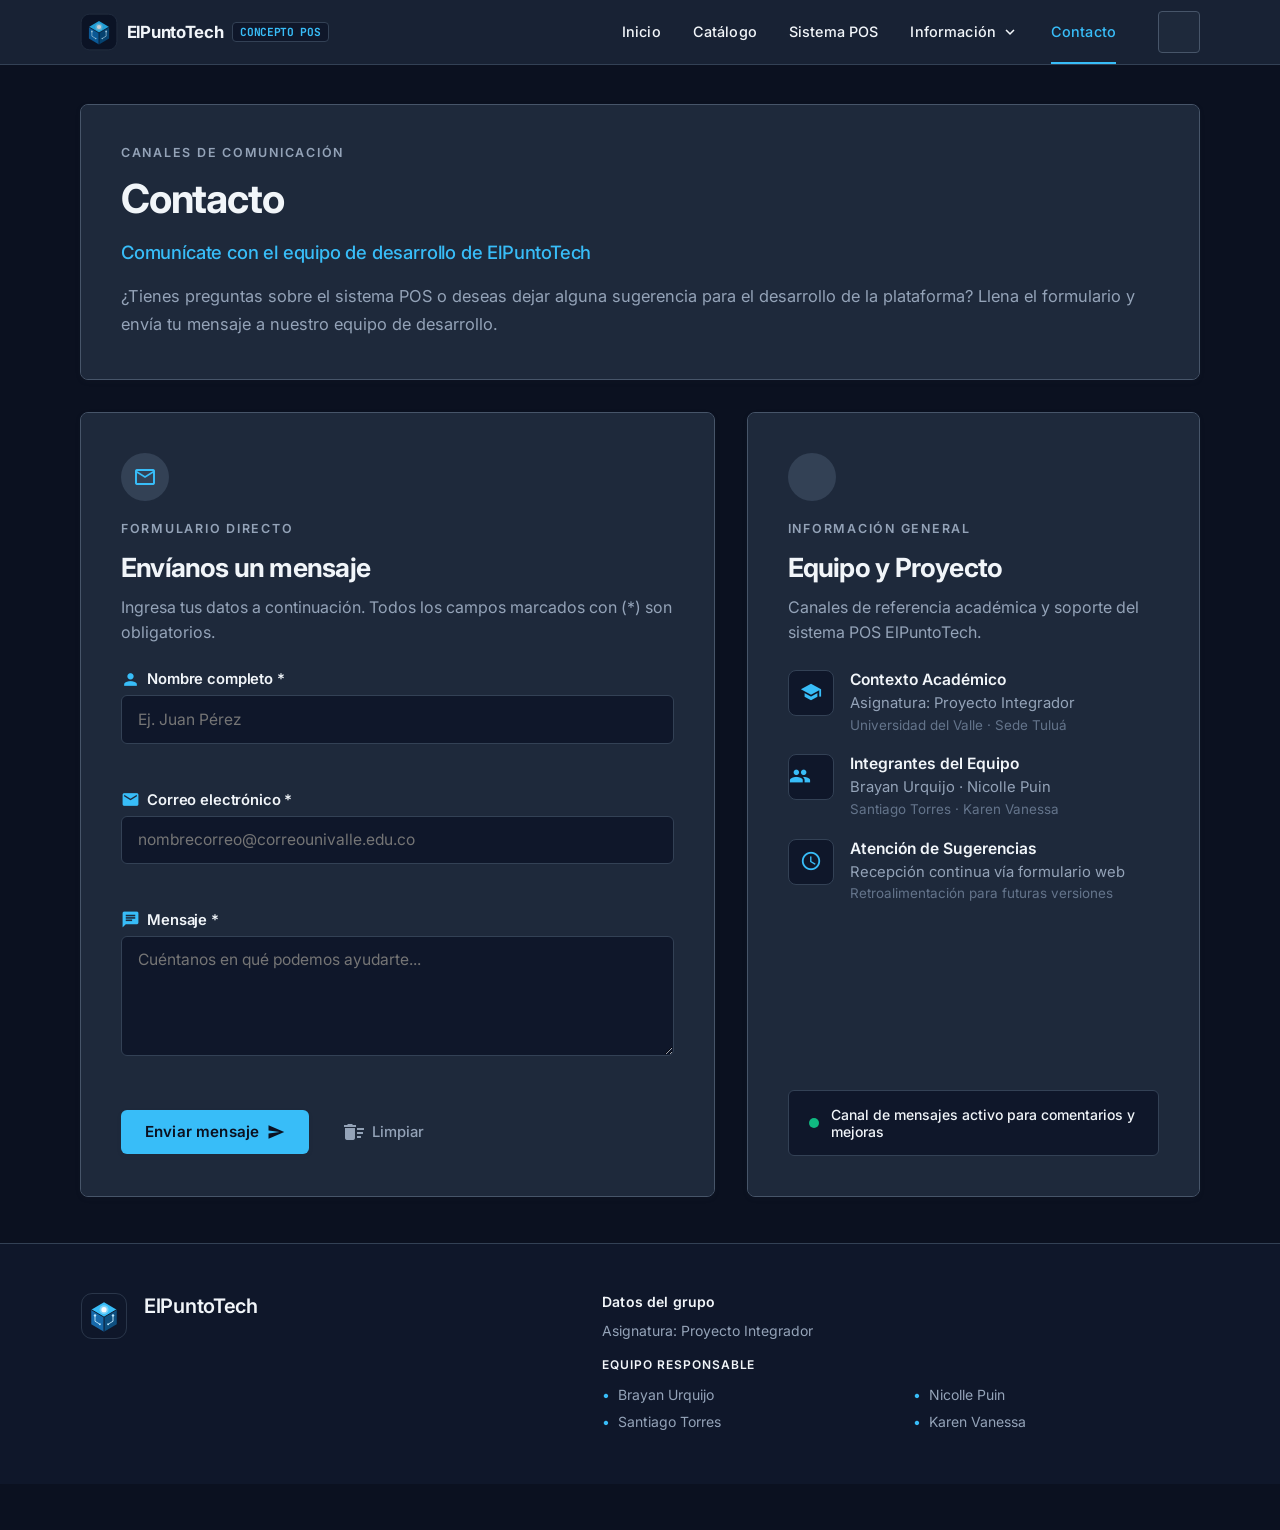
<file: Contacto.html>
<!DOCTYPE html>
<html lang="es">
	<head>
		<meta charset="utf-8">
		<meta name="viewport" content="width=device-width, initial-scale=1.0">
		<title>Contacto | ElPuntoTech</title>
		<link rel="icon" type="image/svg+xml" href="img/logo-elpuntotech.svg">
		<link rel="preconnect" href="https://fonts.googleapis.com">
		<link rel="preconnect" href="https://fonts.gstatic.com" crossorigin>
		<link href="https://fonts.googleapis.com/css2?family=Inter:wght@400;500;600;700&family=JetBrains+Mono:wght@500;700&display=swap" rel="stylesheet">
		<link href="https://fonts.googleapis.com/icon?family=Material+Icons" rel="stylesheet">
		<link href="css/styles.css" rel="stylesheet">
		<script src="js/theme.js"></script>
	</head>
	<body class="cuerpo-aplicacion">
		<header class="encabezado-principal">
			<nav class="barra-navegacion">
				<div class="contenedor-pagina contenedor-navegacion">
					<a class="marca-navegacion" href="Index.html">
						<img class="logo-marca" src="img/logo-elpuntotech.svg" alt="Isotipo de ElPuntoTech">
						<span class="nombre-marca">ElPuntoTech</span>
						<span class="etiqueta-version-nav">CONCEPTO POS</span>
					</a>
					<ul class="enlaces-navegacion">
						<li><a href="Index.html">Inicio</a></li>
						<li><a href="Index.html#catalogo-preview">Catálogo</a></li>
						<li><a href="Index.html#sistema-pos">Sistema POS</a></li>
						<li class="item-desplegable">
							<button class="boton-desplegable-nav" type="button" aria-expanded="false" aria-haspopup="true">
								<span>Información</span>
								<i class="material-icons icono-flecha-nav" aria-hidden="true">expand_more</i>
							</button>
							<ul class="menu-desplegable-nav" role="menu">
								<li>
									<a href="Nosotros.html">
										<i class="material-icons" aria-hidden="true">groups</i>
										<span>Nosotros (Misión y Visión)</span>
									</a>
								</li>
								<li>
									<a href="Objetivos.html">
										<i class="material-icons" aria-hidden="true">track_changes</i>
										<span>Objetivos del Proyecto</span>
									</a>
								</li>
								<li>
									<a href="Avances.html">
										<i class="material-icons" aria-hidden="true">folder_open</i>
										<span>Avances y Documentación</span>
									</a>
								</li>
								<li>
									<a href="Identidad-de-Marca.html">
										<i class="material-icons" aria-hidden="true">palette</i>
										<span>Identidad de Marca</span>
									</a>
								</li>
								<li>
									<a href="Accesibilidad.html">
										<i class="material-icons" aria-hidden="true">accessibility_new</i>
										<span>Accesibilidad e Inclusión</span>
									</a>
								</li>
							</ul>
						</li>
						<li class="active">
							<a aria-current="page" href="Contacto.html">Contacto</a>
						</li>
					</ul>
					<button aria-label="Cambiar tema" class="boton-tema" id="boton-tema" title="Cambiar tema" type="button">
						<i class="material-icons" id="icono-tema">light_mode</i>
					</button>
				</div>
			</nav>
		</header>

		<main class="contenido-principal">
			<section class="seccion-contacto">
				<div class="contenedor-pagina">

					<!-- Tarjeta Encabezado / Presentación -->
					<div class="tarjeta-inicio tarjeta-contacto-hero animar-entrada">
						<div class="contenido-tarjeta">
							<div class="contenido-inicio contenido-contacto-encabezado">
								<span class="etiqueta-inicio">CANALES DE COMUNICACIÓN</span>
								<h1 class="titulo-inicio">Contacto</h1>
								<p class="resumen-inicio">
									Comunícate con el equipo de desarrollo de ElPuntoTech
								</p>
								<p class="descripcion-inicio">
									¿Tienes preguntas sobre el sistema POS o deseas dejar alguna sugerencia para el desarrollo de la plataforma? Llena el formulario y envía tu mensaje a nuestro equipo de desarrollo.
								</p>
							</div>
						</div>
					</div>

					<!-- Formulario de Contacto e Información Institucional -->
					<div class="distribucion-contacto animar-entrada retraso-1">
						<div class="tarjeta-inicio tarjeta-formulario">
							<div class="contenido-tarjeta-contacto">
								<span class="icono-identidad material-icons" aria-hidden="true">mail_outline</span>
								<span class="etiqueta-inicio">FORMULARIO DIRECTO</span>
								<h2 class="titulo-inicio titulo-bloque-contacto">Envíanos un mensaje</h2>
								<p class="descripcion-formulario">
									Ingresa tus datos a continuación. Todos los campos marcados con (*) son obligatorios.
								</p>

								<div id="mensaje-exito" class="mensaje-exito oculto" role="alert"></div>

								<form id="formulario-contacto" class="formulario-contacto" novalidate>
									<div class="grupo-campo">
										<label for="nombre" class="etiqueta-campo">
											<i class="material-icons icono-campo">person</i>
											<span>Nombre completo *</span>
										</label>
										<input type="text" id="nombre" name="nombre" class="entrada-texto" placeholder="Ej. Juan Pérez" autocomplete="name">
										<span class="mensaje-error" id="error-nombre"></span>
									</div>

									<div class="grupo-campo">
										<label for="correo" class="etiqueta-campo">
											<i class="material-icons icono-campo">email</i>
											<span>Correo electrónico *</span>
										</label>
										<input type="email" id="correo" name="correo" class="entrada-texto" placeholder="nombrecorreo@correounivalle.edu.co" autocomplete="email">
										<span class="mensaje-error" id="error-correo"></span>
									</div>

									<div class="grupo-campo">
										<label for="mensaje" class="etiqueta-campo">
											<i class="material-icons icono-campo">chat</i>
											<span>Mensaje *</span>
										</label>
										<textarea id="mensaje" name="mensaje" class="area-texto materialize-textarea" rows="4" placeholder="Cuéntanos en qué podemos ayudarte..."></textarea>
										<span class="mensaje-error" id="error-mensaje"></span>
									</div>

									<div class="acciones-formulario">
										<button type="submit" class="btn waves-effect waves-light boton-enviar" id="boton-enviar">
											<span>Enviar mensaje</span>
											<i class="material-icons right">send</i>
										</button>
										<button type="button" class="btn-flat boton-limpiar" id="boton-limpiar">
											<i class="material-icons left">delete_sweep</i>
											<span>Limpiar</span>
										</button>
									</div>
								</form>
							</div>
						</div>

						<aside class="tarjeta-inicio tarjeta-info-contacto">
							<div class="contenido-tarjeta-contacto">
								<span class="icono-identidad material-icons" aria-hidden="true">support_agent</span>
								<span class="etiqueta-inicio">INFORMACIÓN GENERAL</span>
								<h2 class="titulo-inicio titulo-bloque-contacto">Equipo y Proyecto</h2>
								<p class="descripcion-formulario">
									Canales de referencia académica y soporte del sistema POS ElPuntoTech.
								</p>

								<ul class="lista-canales-contacto">
									<li class="item-canal">
										<span class="icono-canal-marco">
											<i class="material-icons" aria-hidden="true">school</i>
										</span>
										<div class="detalle-canal">
											<strong class="titulo-canal">Contexto Académico</strong>
											<span class="texto-canal">Asignatura: Proyecto Integrador</span>
											<span class="subtexto-canal">Universidad del Valle · Sede Tuluá</span>
										</div>
									</li>

									<li class="item-canal">
										<span class="icono-canal-marco">
											<i class="material-icons" aria-hidden="true">groups</i>
										</span>
										<div class="detalle-canal">
											<strong class="titulo-canal">Integrantes del Equipo</strong>
											<span class="texto-canal">Brayan Urquijo · Nicolle Puin</span>
											<span class="subtexto-canal">Santiago Torres · Karen Vanessa</span>
										</div>
									</li>

									<li class="item-canal">
										<span class="icono-canal-marco">
											<i class="material-icons" aria-hidden="true">schedule</i>
										</span>
										<div class="detalle-canal">
											<strong class="titulo-canal">Atención de Sugerencias</strong>
											<span class="texto-canal">Recepción continua vía formulario web</span>
											<span class="subtexto-canal">Retroalimentación para futuras versiones</span>
										</div>
									</li>
								</ul>

								<div class="caja-estado-soporte">
									<span class="indicador-pulso" aria-hidden="true"></span>
									<span class="texto-estado">Canal de mensajes activo para comentarios y mejoras</span>
								</div>
							</div>
						</aside>
					</div>

				</div>
			</section>
		</main>

		<footer class="pie-pagina">
			<div class="contenedor-pagina">
				<div class="distribucion-pie">
					<div class="marca-pie">
						<img class="logo-pie" src="img/logo-elpuntotech.svg" alt="Isotipo de ElPuntoTech">
						<div>
							<span class="titulo-pie">ElPuntoTech</span>
						</div>
					</div>
					<div class="datos-grupo">
						<span class="encabezado-pie">Datos del grupo</span>
						<p class="texto-pie">
							Asignatura: Proyecto Integrador
						</p>
						<span class="etiqueta-integrantes">Equipo responsable</span>
						<ul class="lista-integrantes">
							<li>Brayan Urquijo</li>
							<li>Nicolle Puin</li>
							<li>Santiago Torres</li>
							<li>Karen Vanessa</li>
						</ul>
					</div>
				</div>
			</div>
		</footer>

		<script src="https://cdnjs.cloudflare.com/ajax/libs/materialize/1.0.0/js/materialize.min.js"></script>
		<script src="js/app.js"></script>
		<script src="js/ui-enhancements.js"></script>
	</body>
</html>
</file>
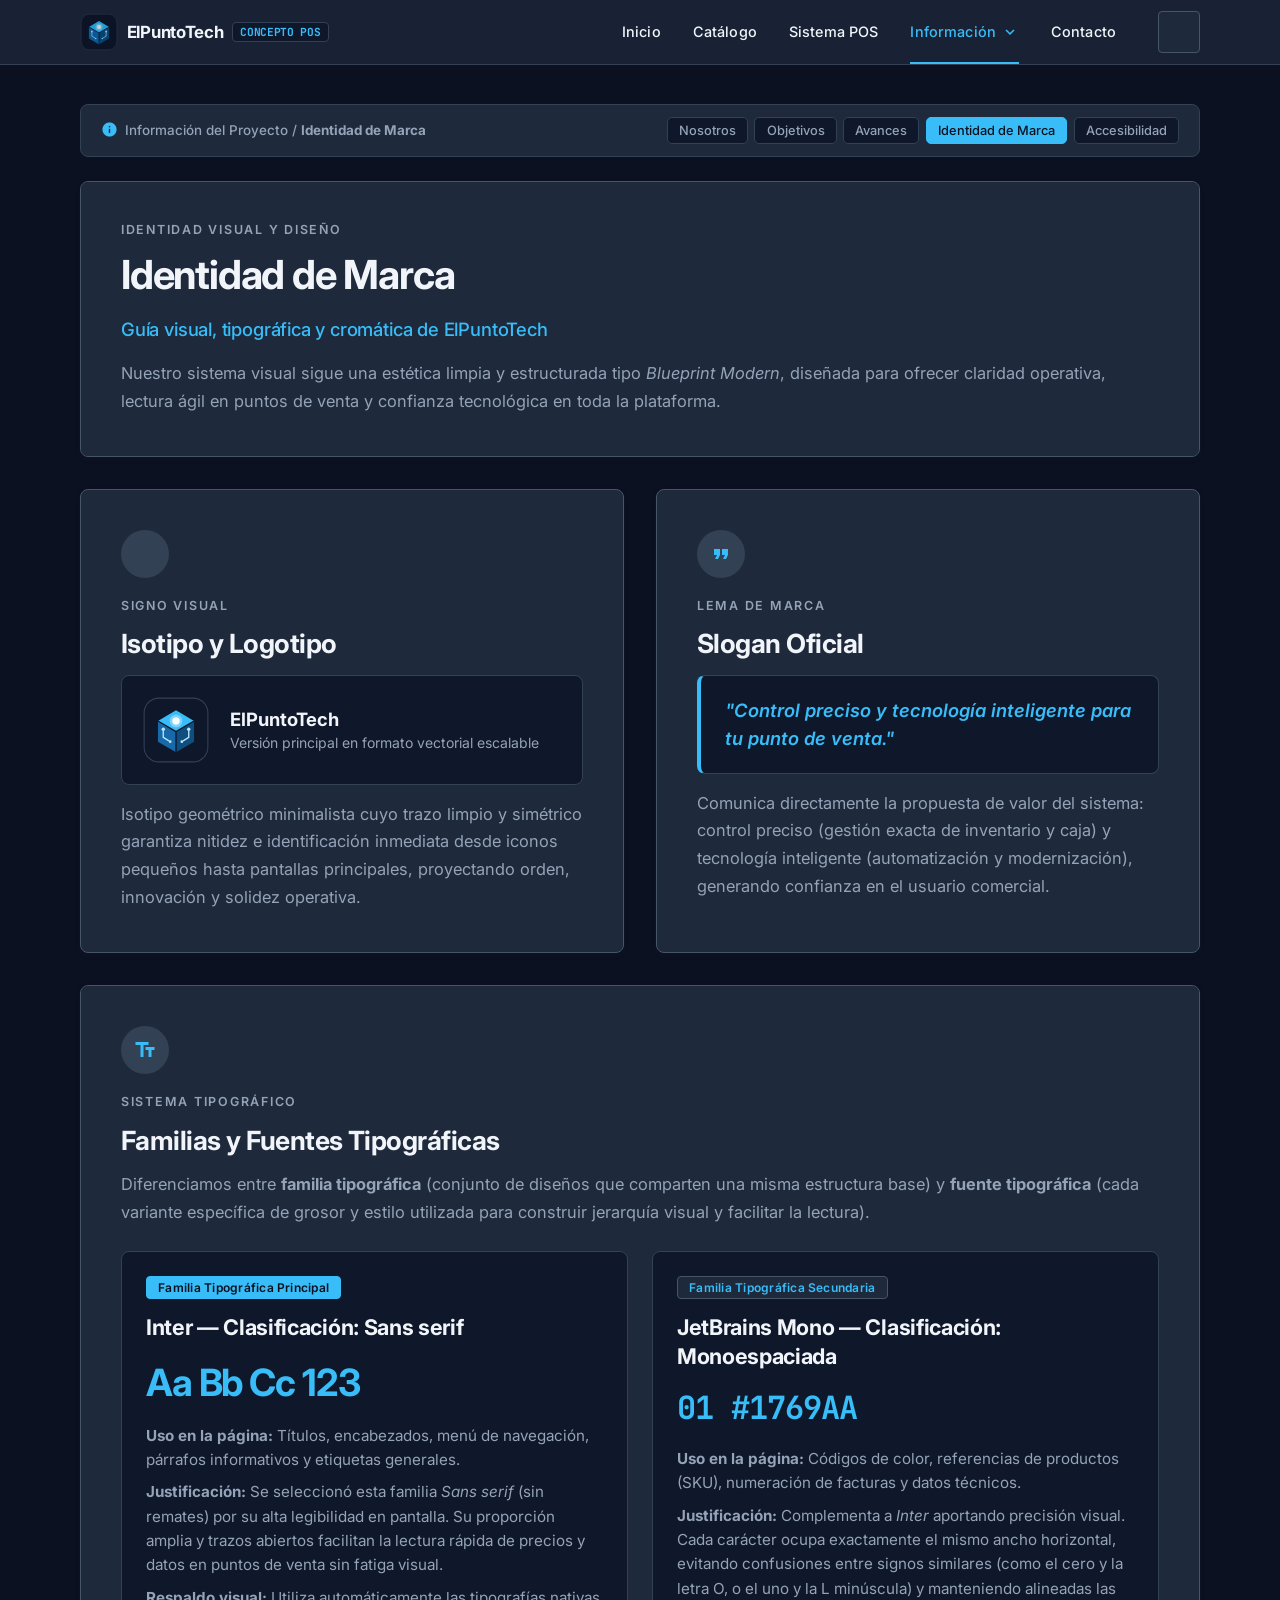
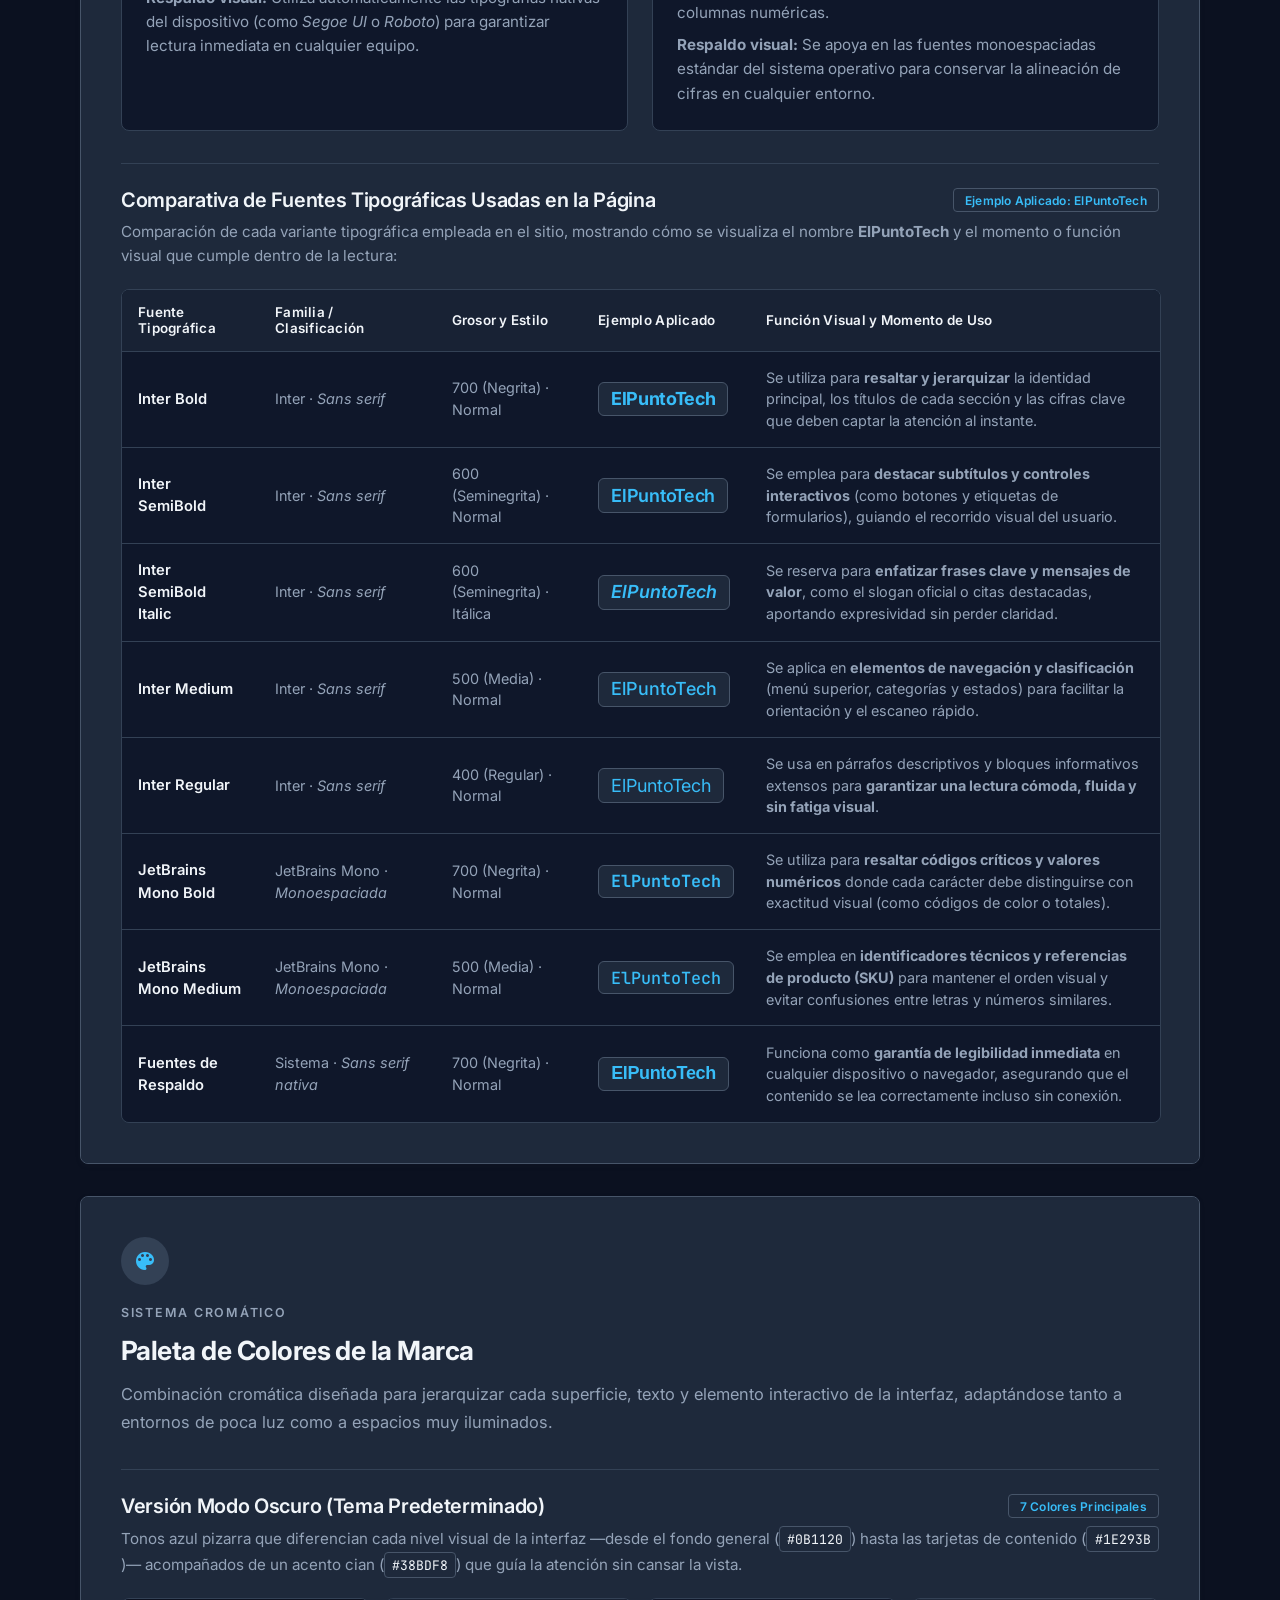
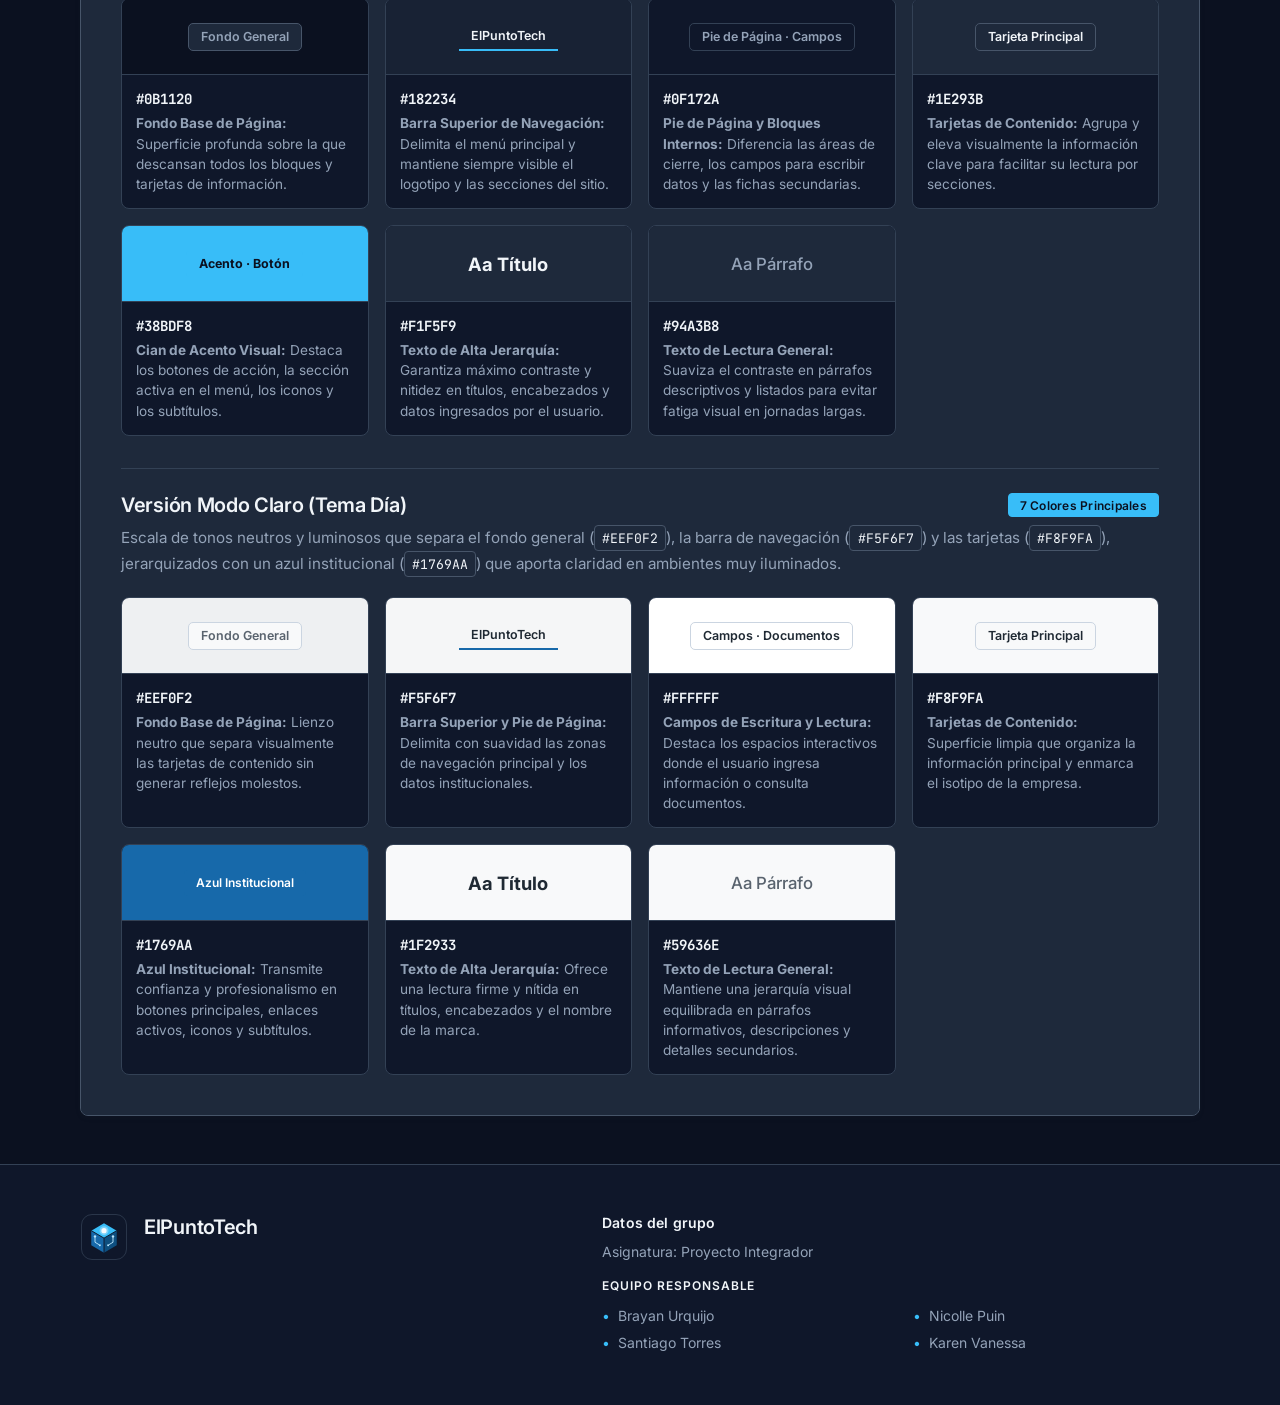
<file: Identidad-de-Marca.html>
<!DOCTYPE html>
<html lang="es">
	<head>
		<meta charset="utf-8">
		<meta name="viewport" content="width=device-width, initial-scale=1.0">
		<title>Identidad de Marca y Tipografía | ElPuntoTech</title>
		<link rel="icon" type="image/svg+xml" href="img/logo-elpuntotech.svg">
		<link rel="preconnect" href="https://fonts.googleapis.com">
		<link rel="preconnect" href="https://fonts.gstatic.com" crossorigin>
		<link href="https://fonts.googleapis.com/css2?family=Inter:ital,wght@0,400;0,500;0,600;0,700;1,600&family=JetBrains+Mono:wght@500;700&display=swap" rel="stylesheet">
		<link href="https://fonts.googleapis.com/icon?family=Material+Icons" rel="stylesheet">
		<link href="css/styles.css" rel="stylesheet">
		<script src="js/theme.js"></script>
	</head>
	<body class="cuerpo-aplicacion">
		<header class="encabezado-principal">
			<nav class="barra-navegacion">
				<div class="contenedor-pagina contenedor-navegacion">
					<a class="marca-navegacion" href="Index.html">
						<img class="logo-marca" src="img/logo-elpuntotech.svg" alt="Isotipo de ElPuntoTech">
						<span class="nombre-marca">ElPuntoTech</span>
						<span class="etiqueta-version-nav">CONCEPTO POS</span>
					</a>
					<ul class="enlaces-navegacion">
						<li><a href="Index.html">Inicio</a></li>
						<li><a href="Index.html#catalogo-preview">Catálogo</a></li>
						<li><a href="Index.html#sistema-pos">Sistema POS</a></li>
						<li class="item-desplegable active">
							<button class="boton-desplegable-nav" type="button" aria-expanded="false" aria-haspopup="true">
								<span>Información</span>
								<i class="material-icons icono-flecha-nav" aria-hidden="true">expand_more</i>
							</button>
							<ul class="menu-desplegable-nav" role="menu">
								<li>
									<a href="Nosotros.html">
										<i class="material-icons" aria-hidden="true">groups</i>
										<span>Nosotros (Misión y Visión)</span>
									</a>
								</li>
								<li>
									<a href="Objetivos.html">
										<i class="material-icons" aria-hidden="true">track_changes</i>
										<span>Objetivos del Proyecto</span>
									</a>
								</li>
								<li>
									<a href="Avances.html">
										<i class="material-icons" aria-hidden="true">folder_open</i>
										<span>Avances y Documentación</span>
									</a>
								</li>
								<li class="sub-active">
									<a aria-current="page" href="Identidad-de-Marca.html">
										<i class="material-icons" aria-hidden="true">palette</i>
										<span>Identidad de Marca</span>
									</a>
								</li>
								<li>
									<a href="Accesibilidad.html">
										<i class="material-icons" aria-hidden="true">accessibility_new</i>
										<span>Accesibilidad e Inclusión</span>
									</a>
								</li>
							</ul>
						</li>
						<li><a href="Contacto.html">Contacto</a></li>
					</ul>
					<button aria-label="Cambiar tema" class="boton-tema" id="boton-tema" title="Cambiar tema" type="button">
						<i class="material-icons" id="icono-tema">light_mode</i>
					</button>
				</div>
			</nav>
		</header>

		<main class="contenido-principal">
			<section class="seccion-identidad">
				<div class="contenedor-pagina">

					<!-- Subbarra de navegación informativa -->
					<div class="subbarra-informativa animar-entrada">
						<span class="ruta-informativa">
							<i class="material-icons" aria-hidden="true">info</i>
							<span>Información del Proyecto / <strong>Identidad de Marca</strong></span>
						</span>
						<div class="enlaces-subbarra">
							<a class="pill-subbarra" href="Nosotros.html">Nosotros</a>
							<a class="pill-subbarra" href="Objetivos.html">Objetivos</a>
							<a class="pill-subbarra" href="Avances.html">Avances</a>
							<a class="pill-subbarra activa" href="Identidad-de-Marca.html">Identidad de Marca</a>
							<a class="pill-subbarra" href="Accesibilidad.html">Accesibilidad</a>
						</div>
					</div>

					<!-- 1. Encabezado principal -->
					<div class="tarjeta-inicio tarjeta-presentacion animar-entrada retraso-1">
						<div class="contenido-inicio contenido-identidad-encabezado">
							<span class="etiqueta-inicio">IDENTIDAD VISUAL Y DISEÑO</span>
							<h1 class="titulo-inicio">Identidad de Marca</h1>
							<p class="resumen-inicio">
								Guía visual, tipográfica y cromática de ElPuntoTech
							</p>
							<p class="descripcion-inicio">
								Nuestro sistema visual sigue una estética limpia y estructurada tipo
								<em>Blueprint Modern</em>, diseñada para ofrecer claridad operativa,
								lectura ágil en puntos de venta y confianza tecnológica en toda la plataforma.
							</p>
						</div>
					</div>

					<!-- 2. Marca, Isotipo y Slogan -->
					<div class="tarjetas-identidad animar-entrada retraso-2">
						<article class="tarjeta-inicio tarjeta-identidad tarjeta-interactiva">
							<div class="contenido-identidad">
								<span class="icono-identidad material-icons" aria-hidden="true">verified</span>
								<span class="etiqueta-inicio">SIGNO VISUAL</span>
								<h2 class="titulo-identidad">Isotipo y Logotipo</h2>
								<div class="contenedor-logo-identidad">
									<img src="img/logo-elpuntotech.svg" alt="Isotipo oficial de ElPuntoTech">
									<div>
										<strong class="nombre-bloque-marca">ElPuntoTech</strong>
										<span class="subtitulo-bloque-marca">Versión principal en formato vectorial escalable</span>
									</div>
								</div>
								<p class="descripcion-inicio texto-identidad-espaciado">
									Isotipo geométrico minimalista cuyo trazo limpio y simétrico garantiza
									nitidez e identificación inmediata desde iconos pequeños hasta pantallas
									principales, proyectando orden, innovación y solidez operativa.
								</p>
							</div>
						</article>

						<article class="tarjeta-inicio tarjeta-identidad tarjeta-interactiva">
							<div class="contenido-identidad">
								<span class="icono-identidad material-icons" aria-hidden="true">format_quote</span>
								<span class="etiqueta-inicio">LEMA DE MARCA</span>
								<h2 class="titulo-identidad">Slogan Oficial</h2>
								<blockquote class="caja-slogan-identidad">
									"Control preciso y tecnología inteligente para tu punto de venta."
								</blockquote>
								<p class="descripcion-inicio texto-identidad-espaciado">
									Comunica directamente la propuesta de valor del sistema: control preciso
									(gestión exacta de inventario y caja) y tecnología inteligente (automatización
									y modernización), generando confianza en el usuario comercial.
								</p>
							</div>
						</article>
					</div>

					<!-- 3. Sistema Tipográfico -->
					<div class="tarjeta-inicio tarjeta-bloque-identidad revelar-scroll">
						<div class="contenido-bloque-identidad">
							<span class="icono-identidad material-icons" aria-hidden="true">text_fields</span>
							<span class="etiqueta-inicio">SISTEMA TIPOGRÁFICO</span>
							<h2 class="titulo-identidad">Familias y Fuentes Tipográficas</h2>
							<p class="descripcion-inicio">
								Diferenciamos entre <strong>familia tipográfica</strong> (conjunto de diseños que comparten
								una misma estructura base) y <strong>fuente tipográfica</strong> (cada variante específica
								de grosor y estilo utilizada para construir jerarquía visual y facilitar la lectura).
							</p>

							<div class="cuadricula-familias">
								<article class="ficha-familia">
									<span class="etiqueta-familia etiqueta-familia-principal">Familia Tipográfica Principal</span>
									<h3 class="titulo-avance">Inter — Clasificación: Sans serif</h3>
									<div class="muestra-fuente">Aa Bb Cc 123</div>
									<p class="descripcion-inicio texto-compacto">
										<strong>Uso en la página:</strong> Títulos, encabezados, menú de navegación,
										párrafos informativos y etiquetas generales.
									</p>
									<p class="descripcion-inicio texto-compacto">
										<strong>Justificación:</strong> Se seleccionó esta familia <em>Sans serif</em> (sin remates)
										por su alta legibilidad en pantalla. Su proporción amplia y trazos abiertos
										facilitan la lectura rápida de precios y datos en puntos de venta sin fatiga visual.
									</p>
									<p class="descripcion-inicio texto-compacto">
										<strong>Respaldo visual:</strong> Utiliza automáticamente las tipografías nativas
										del dispositivo (como <em>Segoe UI</em> o <em>Roboto</em>) para garantizar lectura
										inmediata en cualquier equipo.
									</p>
								</article>

								<article class="ficha-familia">
									<span class="etiqueta-familia etiqueta-familia-secundaria">Familia Tipográfica Secundaria</span>
									<h3 class="titulo-avance">JetBrains Mono — Clasificación: Monoespaciada</h3>
									<div class="muestra-fuente muestra-mono">01 #1769AA</div>
									<p class="descripcion-inicio texto-compacto">
										<strong>Uso en la página:</strong> Códigos de color, referencias de productos (SKU),
										numeración de facturas y datos técnicos.
									</p>
									<p class="descripcion-inicio texto-compacto">
										<strong>Justificación:</strong> Complementa a <em>Inter</em> aportando precisión visual.
										Cada carácter ocupa exactamente el mismo ancho horizontal, evitando confusiones entre
										signos similares (como el cero y la letra O, o el uno y la L minúscula) y manteniendo
										alineadas las columnas numéricas.
									</p>
									<p class="descripcion-inicio texto-compacto">
										<strong>Respaldo visual:</strong> Se apoya en las fuentes monoespaciadas estándar
										del sistema operativo para conservar la alineación de cifras en cualquier entorno.
									</p>
								</article>
							</div>

							<div class="cabecera-paleta-tema">
								<h3 class="subtitulo-identidad">Comparativa de Fuentes Tipográficas Usadas en la Página</h3>
								<span class="etiqueta-familia etiqueta-familia-secundaria">Ejemplo Aplicado: ElPuntoTech</span>
							</div>
							<p class="descripcion-inicio texto-compacto">
								Comparación de cada variante tipográfica empleada en el sitio, mostrando cómo se visualiza
								el nombre <strong>ElPuntoTech</strong> y el momento o función visual que cumple dentro de la lectura:
							</p>

							<div class="contenedor-tabla-fuentes">
								<table class="tabla-comparativa-fuentes" aria-label="Tabla comparativa de fuentes tipográficas usadas en ElPuntoTech">
									<thead>
										<tr>
											<th>Fuente Tipográfica</th>
											<th>Familia / Clasificación</th>
											<th>Grosor y Estilo</th>
											<th>Ejemplo Aplicado</th>
											<th>Función Visual y Momento de Uso</th>
										</tr>
									</thead>
									<tbody>
										<tr>
											<td><strong class="nombre-fuente-tabla">Inter Bold</strong></td>
											<td>Inter · <em>Sans serif</em></td>
											<td>700 (Negrita) · Normal</td>
											<td><span class="ejemplo-fuente fuente-inter-700">ElPuntoTech</span></td>
											<td>Se utiliza para <strong>resaltar y jerarquizar</strong> la identidad principal, los títulos de cada sección y las cifras clave que deben captar la atención al instante.</td>
										</tr>
										<tr>
											<td><strong class="nombre-fuente-tabla">Inter SemiBold</strong></td>
											<td>Inter · <em>Sans serif</em></td>
											<td>600 (Seminegrita) · Normal</td>
											<td><span class="ejemplo-fuente fuente-inter-600">ElPuntoTech</span></td>
											<td>Se emplea para <strong>destacar subtítulos y controles interactivos</strong> (como botones y etiquetas de formularios), guiando el recorrido visual del usuario.</td>
										</tr>
										<tr>
											<td><strong class="nombre-fuente-tabla">Inter SemiBold Italic</strong></td>
											<td>Inter · <em>Sans serif</em></td>
											<td>600 (Seminegrita) · Itálica</td>
											<td><span class="ejemplo-fuente fuente-inter-600-italic">ElPuntoTech</span></td>
											<td>Se reserva para <strong>enfatizar frases clave y mensajes de valor</strong>, como el slogan oficial o citas destacadas, aportando expresividad sin perder claridad.</td>
										</tr>
										<tr>
											<td><strong class="nombre-fuente-tabla">Inter Medium</strong></td>
											<td>Inter · <em>Sans serif</em></td>
											<td>500 (Media) · Normal</td>
											<td><span class="ejemplo-fuente fuente-inter-500">ElPuntoTech</span></td>
											<td>Se aplica en <strong>elementos de navegación y clasificación</strong> (menú superior, categorías y estados) para facilitar la orientación y el escaneo rápido.</td>
										</tr>
										<tr>
											<td><strong class="nombre-fuente-tabla">Inter Regular</strong></td>
											<td>Inter · <em>Sans serif</em></td>
											<td>400 (Regular) · Normal</td>
											<td><span class="ejemplo-fuente fuente-inter-400">ElPuntoTech</span></td>
											<td>Se usa en párrafos descriptivos y bloques informativos extensos para <strong>garantizar una lectura cómoda, fluida y sin fatiga visual</strong>.</td>
										</tr>
										<tr>
											<td><strong class="nombre-fuente-tabla">JetBrains Mono Bold</strong></td>
											<td>JetBrains Mono · <em>Monoespaciada</em></td>
											<td>700 (Negrita) · Normal</td>
											<td><span class="ejemplo-fuente fuente-mono-700">ElPuntoTech</span></td>
											<td>Se utiliza para <strong>resaltar códigos críticos y valores numéricos</strong> donde cada carácter debe distinguirse con exactitud visual (como códigos de color o totales).</td>
										</tr>
										<tr>
											<td><strong class="nombre-fuente-tabla">JetBrains Mono Medium</strong></td>
											<td>JetBrains Mono · <em>Monoespaciada</em></td>
											<td>500 (Media) · Normal</td>
											<td><span class="ejemplo-fuente fuente-mono-500">ElPuntoTech</span></td>
											<td>Se emplea en <strong>identificadores técnicos y referencias de producto (SKU)</strong> para mantener el orden visual y evitar confusiones entre letras y números similares.</td>
										</tr>
										<tr>
											<td><strong class="nombre-fuente-tabla">Fuentes de Respaldo</strong></td>
											<td>Sistema · <em>Sans serif nativa</em></td>
											<td>700 (Negrita) · Normal</td>
											<td><span class="ejemplo-fuente fuente-sistema-700">ElPuntoTech</span></td>
											<td>Funciona como <strong>garantía de legibilidad inmediata</strong> en cualquier dispositivo o navegador, asegurando que el contenido se lea correctamente incluso sin conexión.</td>
										</tr>
									</tbody>
								</table>
							</div>
						</div>
					</div>

					<!-- 4. Sistema Cromático de la Marca -->
					<div class="tarjeta-inicio tarjeta-bloque-identidad revelar-scroll">
						<div class="contenido-bloque-identidad">
							<span class="icono-identidad material-icons" aria-hidden="true">palette</span>
							<span class="etiqueta-inicio">SISTEMA CROMÁTICO</span>
							<h2 class="titulo-identidad">Paleta de Colores de la Marca</h2>
							<p class="descripcion-inicio">
								Combinación cromática diseñada para jerarquizar cada superficie, texto y elemento
								interactivo de la interfaz, adaptándose tanto a entornos de poca luz como a espacios
								muy iluminados.
							</p>

							<!-- 4A. Paleta Versión Oscura -->
							<div class="cabecera-paleta-tema">
								<h3 class="subtitulo-identidad">Versión Modo Oscuro (Tema Predeterminado)</h3>
								<span class="etiqueta-familia etiqueta-familia-secundaria">7 Colores Principales</span>
							</div>
							<p class="descripcion-inicio texto-compacto">
								Tonos azul pizarra que diferencian cada nivel visual de la interfaz —desde el fondo general
								(<code class="codigo-inline">#0B1120</code>) hasta las tarjetas de contenido (<code class="codigo-inline">#1E293B</code>)—
								acompañados de un acento cian (<code class="codigo-inline">#38BDF8</code>) que guía la atención sin cansar la vista.
							</p>

							<div class="cuadricula-colores">
								<div class="ficha-color">
									<div class="muestra-hex oscuro-fondo-general">
										<span class="preview-chip preview-oscuro-card">Fondo General</span>
									</div>
									<div class="info-color">
										<span class="codigo-hex">#0B1120</span>
										<p class="descripcion-inicio texto-ficha-color">
											<strong>Fondo Base de Página:</strong> Superficie profunda sobre la que
											descansan todos los bloques y tarjetas de información.
										</p>
									</div>
								</div>

								<div class="ficha-color">
									<div class="muestra-hex oscuro-fondo-nav">
										<span class="preview-nav-oscuro">ElPuntoTech</span>
									</div>
									<div class="info-color">
										<span class="codigo-hex">#182234</span>
										<p class="descripcion-inicio texto-ficha-color">
											<strong>Barra Superior de Navegación:</strong> Delimita el menú principal
											y mantiene siempre visible el logotipo y las secciones del sitio.
										</p>
									</div>
								</div>

								<div class="ficha-color">
									<div class="muestra-hex oscuro-fondo-footer">
										<span class="preview-footer-oscuro">Pie de Página · Campos</span>
									</div>
									<div class="info-color">
										<span class="codigo-hex">#0F172A</span>
										<p class="descripcion-inicio texto-ficha-color">
											<strong>Pie de Página y Bloques Internos:</strong> Diferencia las áreas de cierre,
											los campos para escribir datos y las fichas secundarias.
										</p>
									</div>
								</div>

								<div class="ficha-color">
									<div class="muestra-hex oscuro-fondo-tarjeta">
										<span class="preview-tarjeta-oscuro">Tarjeta Principal</span>
									</div>
									<div class="info-color">
										<span class="codigo-hex">#1E293B</span>
										<p class="descripcion-inicio texto-ficha-color">
											<strong>Tarjetas de Contenido:</strong> Agrupa y eleva visualmente la información
											clave para facilitar su lectura por secciones.
										</p>
									</div>
								</div>

								<div class="ficha-color">
									<div class="muestra-hex oscuro-azul-acento">
										<span class="preview-acento-oscuro">Acento · Botón</span>
									</div>
									<div class="info-color">
										<span class="codigo-hex">#38BDF8</span>
										<p class="descripcion-inicio texto-ficha-color">
											<strong>Cian de Acento Visual:</strong> Destaca los botones de acción, la sección
											activa en el menú, los iconos y los subtítulos.
										</p>
									</div>
								</div>

								<div class="ficha-color">
									<div class="muestra-hex oscuro-texto-principal">
										<span class="preview-texto-oscuro-1">Aa Título</span>
									</div>
									<div class="info-color">
										<span class="codigo-hex">#F1F5F9</span>
										<p class="descripcion-inicio texto-ficha-color">
											<strong>Texto de Alta Jerarquía:</strong> Garantiza máximo contraste y nitidez
											en títulos, encabezados y datos ingresados por el usuario.
										</p>
									</div>
								</div>

								<div class="ficha-color">
									<div class="muestra-hex oscuro-texto-secundario">
										<span class="preview-texto-oscuro-2">Aa Párrafo</span>
									</div>
									<div class="info-color">
										<span class="codigo-hex">#94A3B8</span>
										<p class="descripcion-inicio texto-ficha-color">
											<strong>Texto de Lectura General:</strong> Suaviza el contraste en párrafos
											descriptivos y listados para evitar fatiga visual en jornadas largas.
										</p>
									</div>
								</div>
							</div>

							<!-- 4B. Paleta Versión Clara -->
							<div class="cabecera-paleta-tema">
								<h3 class="subtitulo-identidad">Versión Modo Claro (Tema Día)</h3>
								<span class="etiqueta-familia etiqueta-familia-principal">7 Colores Principales</span>
							</div>
							<p class="descripcion-inicio texto-compacto">
								Escala de tonos neutros y luminosos que separa el fondo general (<code class="codigo-inline">#EEF0F2</code>),
								la barra de navegación (<code class="codigo-inline">#F5F6F7</code>) y las tarjetas (<code class="codigo-inline">#F8F9FA</code>),
								jerarquizados con un azul institucional (<code class="codigo-inline">#1769AA</code>) que aporta claridad en ambientes muy iluminados.
							</p>

							<div class="cuadricula-colores">
								<div class="ficha-color">
									<div class="muestra-hex claro-fondo-general">
										<span class="preview-chip preview-claro-card">Fondo General</span>
									</div>
									<div class="info-color">
										<span class="codigo-hex">#EEF0F2</span>
										<p class="descripcion-inicio texto-ficha-color">
											<strong>Fondo Base de Página:</strong> Lienzo neutro que separa visualmente
											las tarjetas de contenido sin generar reflejos molestos.
										</p>
									</div>
								</div>

								<div class="ficha-color">
									<div class="muestra-hex claro-fondo-nav">
										<span class="preview-nav-claro">ElPuntoTech</span>
									</div>
									<div class="info-color">
										<span class="codigo-hex">#F5F6F7</span>
										<p class="descripcion-inicio texto-ficha-color">
											<strong>Barra Superior y Pie de Página:</strong> Delimita con suavidad las zonas
											de navegación principal y los datos institucionales.
										</p>
									</div>
								</div>

								<div class="ficha-color">
									<div class="muestra-hex claro-superficie-blanca">
										<span class="preview-input-claro">Campos · Documentos</span>
									</div>
									<div class="info-color">
										<span class="codigo-hex">#FFFFFF</span>
										<p class="descripcion-inicio texto-ficha-color">
											<strong>Campos de Escritura y Lectura:</strong> Destaca los espacios interactivos
											donde el usuario ingresa información o consulta documentos.
										</p>
									</div>
								</div>

								<div class="ficha-color">
									<div class="muestra-hex claro-fondo-tarjeta">
										<span class="preview-tarjeta-claro">Tarjeta Principal</span>
									</div>
									<div class="info-color">
										<span class="codigo-hex">#F8F9FA</span>
										<p class="descripcion-inicio texto-ficha-color">
											<strong>Tarjetas de Contenido:</strong> Superficie limpia que organiza la
											información principal y enmarca el isotipo de la empresa.
										</p>
									</div>
								</div>

								<div class="ficha-color">
									<div class="muestra-hex claro-azul-primario">
										<span class="preview-acento-claro">Azul Institucional</span>
									</div>
									<div class="info-color">
										<span class="codigo-hex">#1769AA</span>
										<p class="descripcion-inicio texto-ficha-color">
											<strong>Azul Institucional:</strong> Transmite confianza y profesionalismo en
											botones principales, enlaces activos, iconos y subtítulos.
										</p>
									</div>
								</div>

								<div class="ficha-color">
									<div class="muestra-hex claro-texto-principal">
										<span class="preview-texto-claro-1">Aa Título</span>
									</div>
									<div class="info-color">
										<span class="codigo-hex">#1F2933</span>
										<p class="descripcion-inicio texto-ficha-color">
											<strong>Texto de Alta Jerarquía:</strong> Ofrece una lectura firme y nítida
											en títulos, encabezados y el nombre de la marca.
										</p>
									</div>
								</div>

								<div class="ficha-color">
									<div class="muestra-hex claro-texto-secundario">
										<span class="preview-texto-claro-2">Aa Párrafo</span>
									</div>
									<div class="info-color">
										<span class="codigo-hex">#59636E</span>
										<p class="descripcion-inicio texto-ficha-color">
											<strong>Texto de Lectura General:</strong> Mantiene una jerarquía visual equilibrada
											en párrafos informativos, descripciones y detalles secundarios.
										</p>
									</div>
								</div>
							</div>

						</div>
					</div>

				</div>
			</section>
		</main>

		<footer class="pie-pagina">
			<div class="contenedor-pagina">
				<div class="distribucion-pie">
					<div class="marca-pie">
						<img class="logo-pie" src="img/logo-elpuntotech.svg" alt="Isotipo de ElPuntoTech">
						<div><span class="titulo-pie">ElPuntoTech</span></div>
					</div>
					<div class="datos-grupo">
						<span class="encabezado-pie">Datos del grupo</span>
						<p class="texto-pie">Asignatura: Proyecto Integrador</p>
						<span class="etiqueta-integrantes">Equipo responsable</span>
						<ul class="lista-integrantes">
							<li>Brayan Urquijo</li>
							<li>Nicolle Puin</li>
							<li>Santiago Torres</li>
							<li>Karen Vanessa</li>
						</ul>
					</div>
				</div>
			</div>
		</footer>

		<script src="js/app.js"></script>
		<script src="js/ui-enhancements.js"></script>
	</body>
</html>
</file>
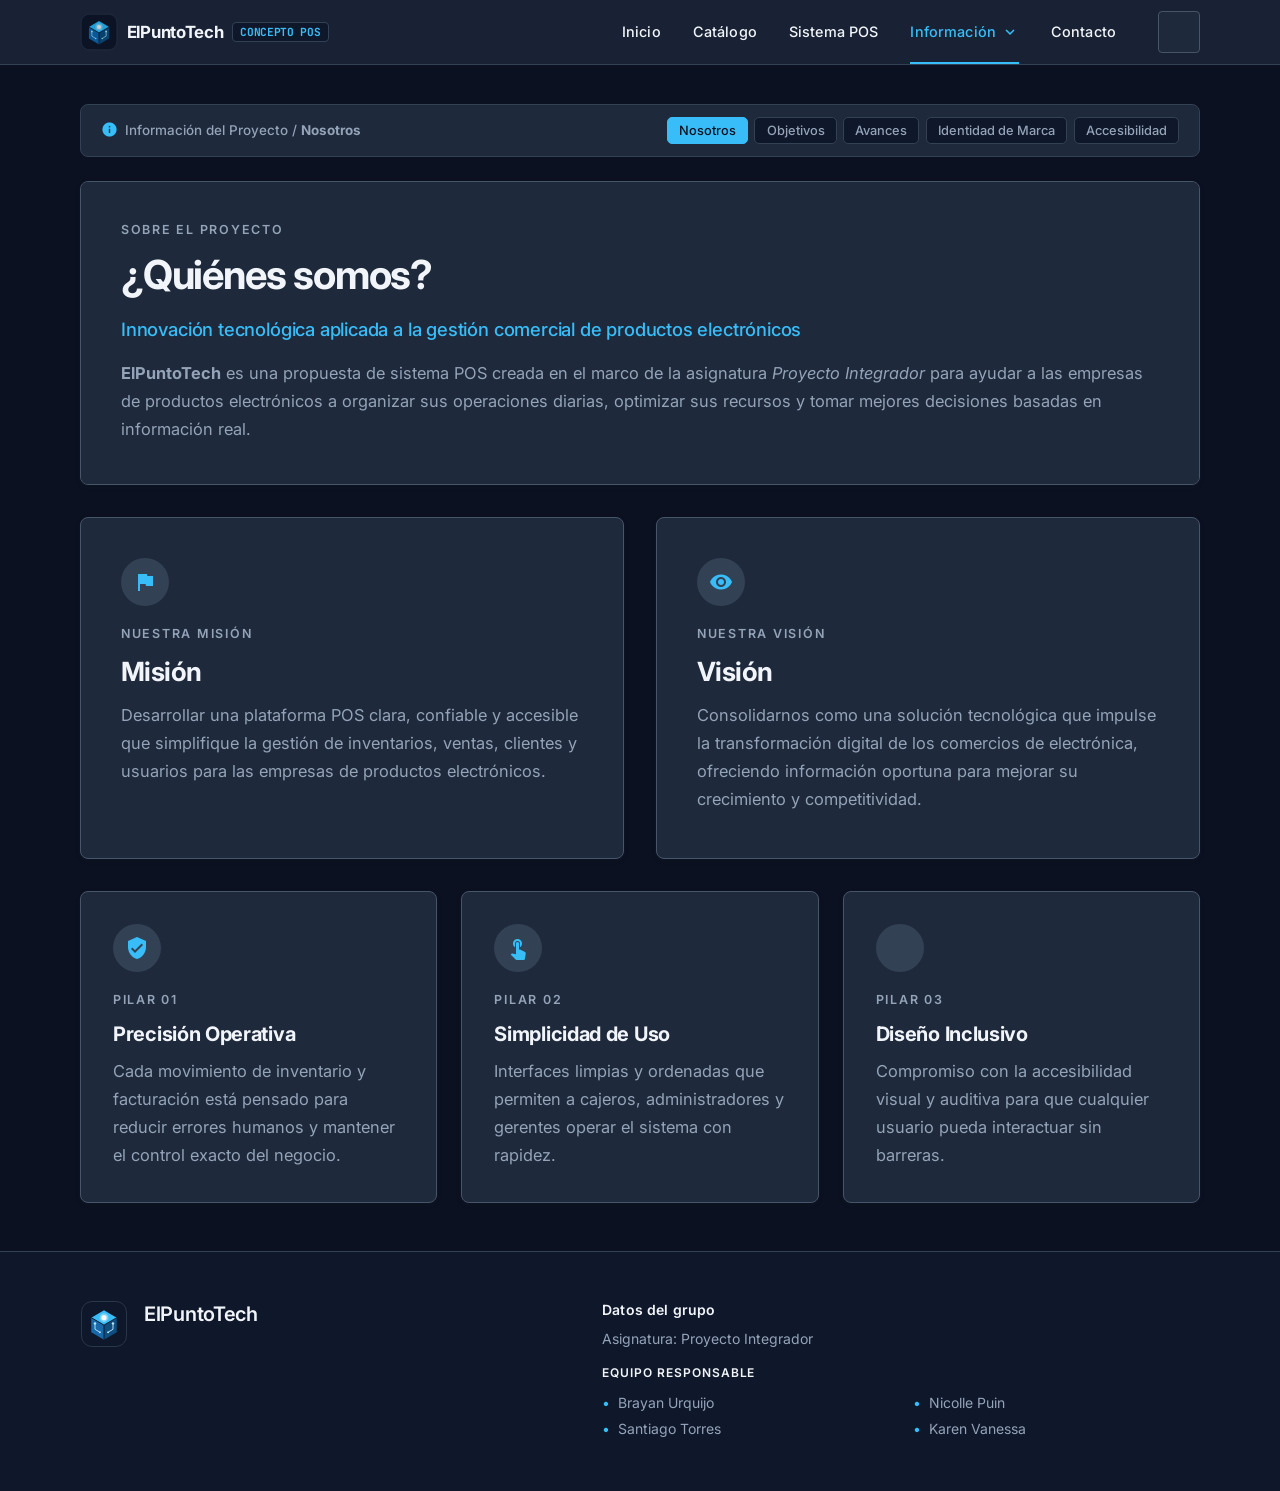
<file: Nosotros.html>
<!DOCTYPE html>
<html lang="es">
	<head>
		<meta charset="utf-8">
		<meta name="viewport" content="width=device-width, initial-scale=1.0">
		<title>Nosotros | ElPuntoTech</title>
		<link rel="icon" type="image/svg+xml" href="img/logo-elpuntotech.svg">
		<link rel="preconnect" href="https://fonts.googleapis.com">
		<link rel="preconnect" href="https://fonts.gstatic.com" crossorigin>
		<link href="https://fonts.googleapis.com/css2?family=Inter:wght@400;500;600;700&family=JetBrains+Mono:wght@500;700&display=swap" rel="stylesheet">
		<link href="https://fonts.googleapis.com/icon?family=Material+Icons" rel="stylesheet">
		<link href="css/styles.css" rel="stylesheet">
		<script src="js/theme.js"></script>
	</head>
	<body class="cuerpo-aplicacion">
		<header class="encabezado-principal">
			<nav class="barra-navegacion">
				<div class="contenedor-pagina contenedor-navegacion">
					<a class="marca-navegacion" href="Index.html">
						<img class="logo-marca" src="img/logo-elpuntotech.svg" alt="Isotipo de ElPuntoTech">
						<span class="nombre-marca">ElPuntoTech</span>
						<span class="etiqueta-version-nav">CONCEPTO POS</span>
					</a>
					<ul class="enlaces-navegacion">
						<li><a href="Index.html">Inicio</a></li>
						<li><a href="Index.html#catalogo-preview">Catálogo</a></li>
						<li><a href="Index.html#sistema-pos">Sistema POS</a></li>
						<li class="item-desplegable active">
							<button class="boton-desplegable-nav" type="button" aria-expanded="false" aria-haspopup="true">
								<span>Información</span>
								<i class="material-icons icono-flecha-nav" aria-hidden="true">expand_more</i>
							</button>
							<ul class="menu-desplegable-nav" role="menu">
								<li class="sub-active">
									<a aria-current="page" href="Nosotros.html">
										<i class="material-icons" aria-hidden="true">groups</i>
										<span>Nosotros (Misión y Visión)</span>
									</a>
								</li>
								<li>
									<a href="Objetivos.html">
										<i class="material-icons" aria-hidden="true">track_changes</i>
										<span>Objetivos del Proyecto</span>
									</a>
								</li>
								<li>
									<a href="Avances.html">
										<i class="material-icons" aria-hidden="true">folder_open</i>
										<span>Avances y Documentación</span>
									</a>
								</li>
								<li>
									<a href="Identidad-de-Marca.html">
										<i class="material-icons" aria-hidden="true">palette</i>
										<span>Identidad de Marca</span>
									</a>
								</li>
								<li>
									<a href="Accesibilidad.html">
										<i class="material-icons" aria-hidden="true">accessibility_new</i>
										<span>Accesibilidad e Inclusión</span>
									</a>
								</li>
							</ul>
						</li>
						<li><a href="Contacto.html">Contacto</a></li>
					</ul>
					<button aria-label="Cambiar tema" class="boton-tema" id="boton-tema" title="Cambiar tema" type="button">
						<i class="material-icons" id="icono-tema">light_mode</i>
					</button>
				</div>
			</nav>
		</header>

		<main class="contenido-principal">
			<section class="seccion-nosotros">
				<div class="contenedor-pagina">
					<!-- Subbarra de navegación informativa -->
					<div class="subbarra-informativa animar-entrada">
						<span class="ruta-informativa">
							<i class="material-icons" aria-hidden="true">info</i>
							<span>Información del Proyecto / <strong>Nosotros</strong></span>
						</span>
						<div class="enlaces-subbarra">
							<a class="pill-subbarra activa" href="Nosotros.html">Nosotros</a>
							<a class="pill-subbarra" href="Objetivos.html">Objetivos</a>
							<a class="pill-subbarra" href="Avances.html">Avances</a>
							<a class="pill-subbarra" href="Identidad-de-Marca.html">Identidad de Marca</a>
							<a class="pill-subbarra" href="Accesibilidad.html">Accesibilidad</a>
						</div>
					</div>

					<!-- Encabezado principal -->
					<div class="tarjeta-inicio tarjeta-presentacion animar-entrada retraso-1">
						<div class="contenido-inicio contenido-encabezado-compacto">
							<span class="etiqueta-inicio">SOBRE EL PROYECTO</span>
							<h1 class="titulo-inicio">¿Quiénes somos?</h1>
							<p class="resumen-inicio">
								Innovación tecnológica aplicada a la gestión comercial de productos electrónicos
							</p>
							<p class="descripcion-inicio">
								<strong>ElPuntoTech</strong> es una propuesta de sistema POS creada en el marco de la asignatura
								<em>Proyecto Integrador</em> para ayudar a las empresas de productos electrónicos a organizar sus
								operaciones diarias, optimizar sus recursos y tomar mejores decisiones basadas en información real.
							</p>
						</div>
					</div>

					<!-- Misión y Visión -->
					<div class="tarjetas-identidad animar-entrada retraso-2">
						<article class="tarjeta-inicio tarjeta-identidad tarjeta-interactiva">
							<div class="contenido-identidad">
								<span class="icono-identidad material-icons" aria-hidden="true">flag</span>
								<span class="etiqueta-inicio">NUESTRA MISIÓN</span>
								<h2 class="titulo-identidad">Misión</h2>
								<p class="descripcion-inicio">
									Desarrollar una plataforma POS clara, confiable y accesible que
									simplifique la gestión de inventarios, ventas, clientes y usuarios
									para las empresas de productos electrónicos.
								</p>
							</div>
						</article>

						<article class="tarjeta-inicio tarjeta-identidad tarjeta-interactiva">
							<div class="contenido-identidad">
								<span class="icono-identidad material-icons" aria-hidden="true">visibility</span>
								<span class="etiqueta-inicio">NUESTRA VISIÓN</span>
								<h2 class="titulo-identidad">Visión</h2>
								<p class="descripcion-inicio">
									Consolidarnos como una solución tecnológica que impulse la
									transformación digital de los comercios de electrónica, ofreciendo
									información oportuna para mejorar su crecimiento y competitividad.
								</p>
							</div>
						</article>
					</div>

					<!-- Pilares de trabajo -->
					<div class="cuadricula-pilares revelar-scroll">
						<article class="tarjeta-inicio tarjeta-interactiva">
							<div class="contenido-pilar">
								<span class="icono-identidad material-icons" aria-hidden="true">verified_user</span>
								<span class="etiqueta-inicio">PILAR 01</span>
								<h3 class="titulo-pilar">Precisión Operativa</h3>
								<p class="descripcion-inicio">
									Cada movimiento de inventario y facturación está pensado para reducir errores humanos y mantener el control exacto del negocio.
								</p>
							</div>
						</article>

						<article class="tarjeta-inicio tarjeta-interactiva">
							<div class="contenido-pilar">
								<span class="icono-identidad material-icons" aria-hidden="true">touch_app</span>
								<span class="etiqueta-inicio">PILAR 02</span>
								<h3 class="titulo-pilar">Simplicidad de Uso</h3>
								<p class="descripcion-inicio">
									Interfaces limpias y ordenadas que permiten a cajeros, administradores y gerentes operar el sistema con rapidez.
								</p>
							</div>
						</article>

						<article class="tarjeta-inicio tarjeta-interactiva">
							<div class="contenido-pilar">
								<span class="icono-identidad material-icons" aria-hidden="true">diversity_3</span>
								<span class="etiqueta-inicio">PILAR 03</span>
								<h3 class="titulo-pilar">Diseño Inclusivo</h3>
								<p class="descripcion-inicio">
									Compromiso con la accesibilidad visual y auditiva para que cualquier usuario pueda interactuar sin barreras.
								</p>
							</div>
						</article>
					</div>
				</div>
			</section>
		</main>

		<footer class="pie-pagina">
			<div class="contenedor-pagina">
				<div class="distribucion-pie">
					<div class="marca-pie">
						<img class="logo-pie" src="img/logo-elpuntotech.svg" alt="Isotipo de ElPuntoTech">
						<div><span class="titulo-pie">ElPuntoTech</span></div>
					</div>
					<div class="datos-grupo">
						<span class="encabezado-pie">Datos del grupo</span>
						<p class="texto-pie">Asignatura: Proyecto Integrador</p>
						<span class="etiqueta-integrantes">Equipo responsable</span>
						<ul class="lista-integrantes">
							<li>Brayan Urquijo</li>
							<li>Nicolle Puin</li>
							<li>Santiago Torres</li>
							<li>Karen Vanessa</li>
						</ul>
					</div>
				</div>
			</div>
		</footer>

		<script src="js/app.js"></script>
		<script src="js/ui-enhancements.js"></script>
	</body>
</html>
</file>
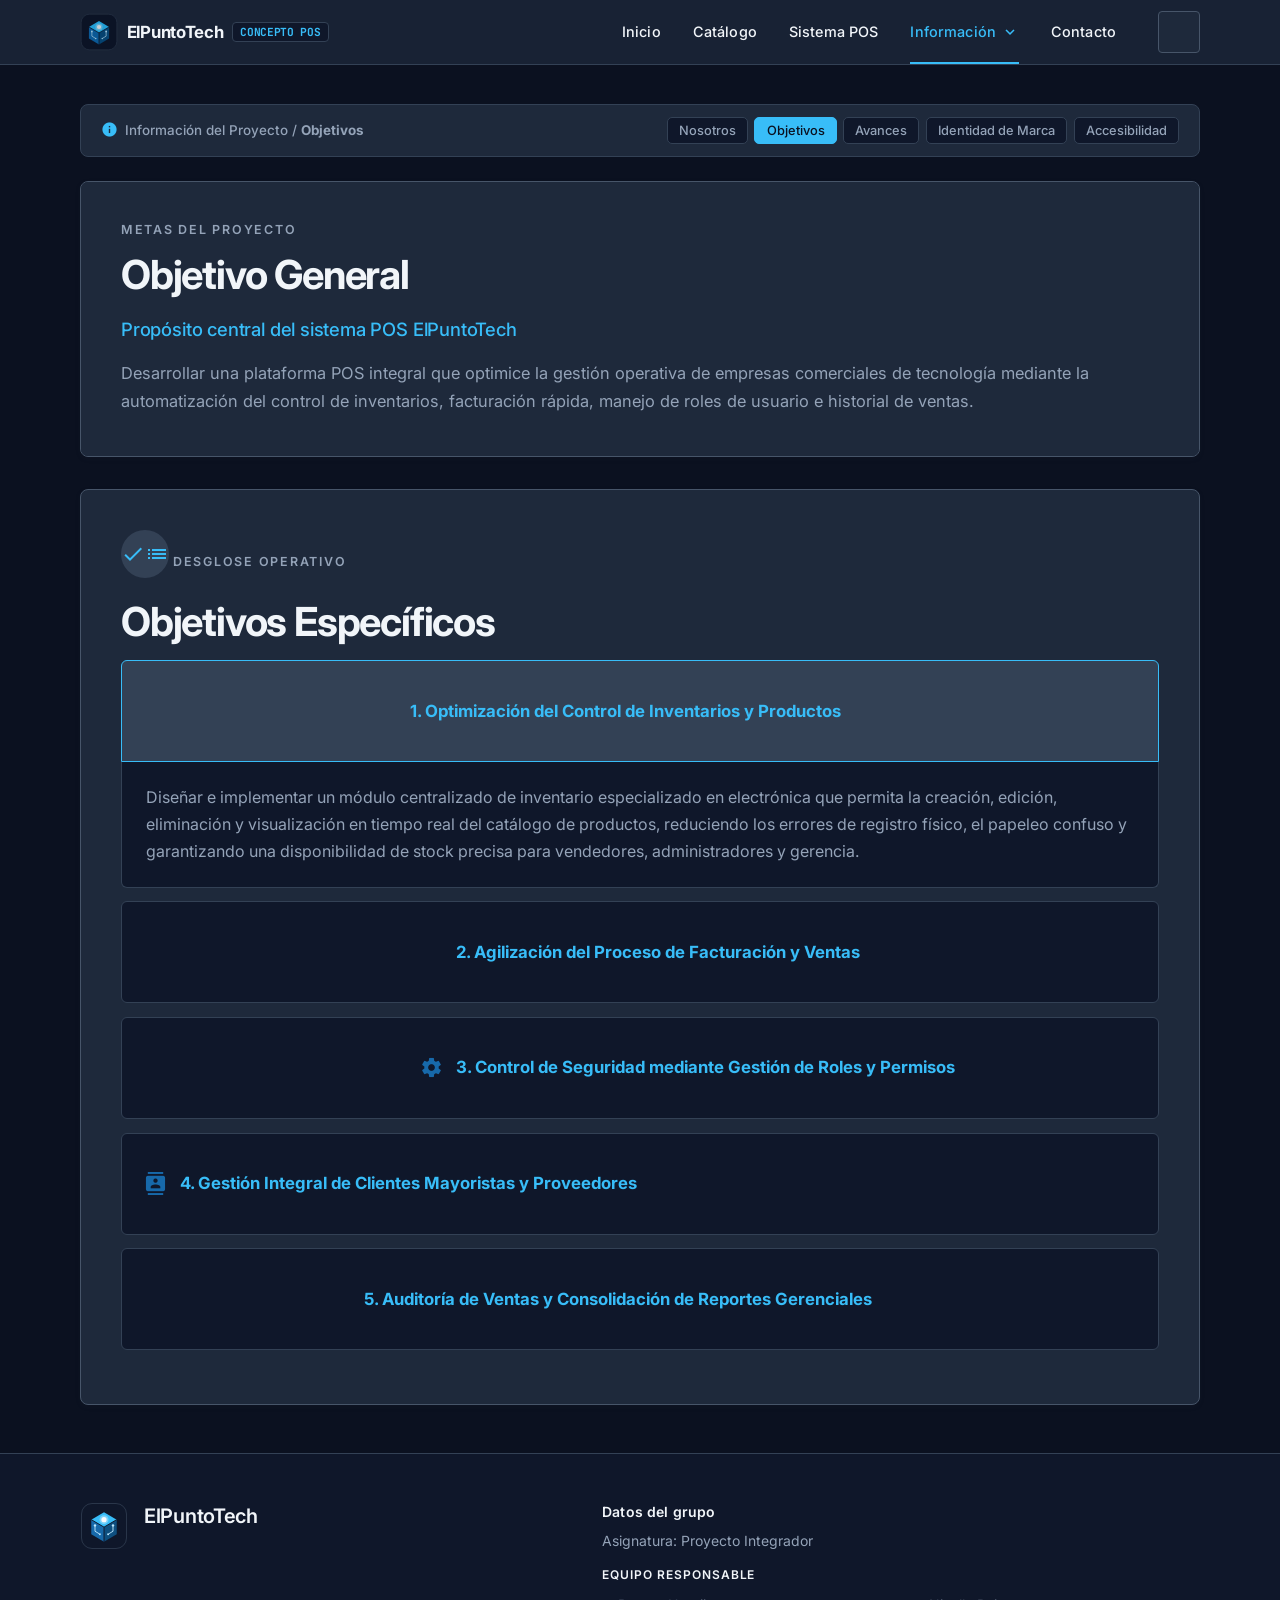
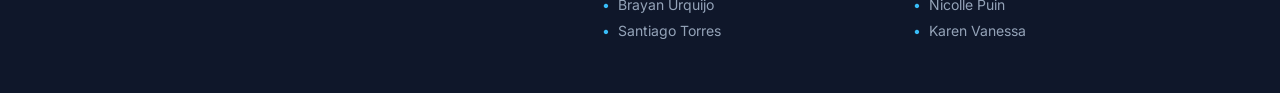
<file: Objetivos.html>
<!DOCTYPE html>
<html lang="es">
	<head>
		<meta charset="utf-8">
		<meta name="viewport" content="width=device-width, initial-scale=1.0">
		<title>Objetivos | ElPuntoTech</title>
		<link rel="icon" type="image/svg+xml" href="img/logo-elpuntotech.svg">
		<link rel="preconnect" href="https://fonts.googleapis.com">
		<link rel="preconnect" href="https://fonts.gstatic.com" crossorigin>
		<link href="https://fonts.googleapis.com/css2?family=Inter:wght@400;500;600;700&family=JetBrains+Mono:wght@500;700&display=swap" rel="stylesheet">
		<link href="https://fonts.googleapis.com/icon?family=Material+Icons" rel="stylesheet">
		<link href="css/styles.css" rel="stylesheet">
		<script src="js/theme.js"></script>
	</head>
	<body class="cuerpo-aplicacion">
		<header class="encabezado-principal">
			<nav class="barra-navegacion">
				<div class="contenedor-pagina contenedor-navegacion">
					<a class="marca-navegacion" href="Index.html">
						<img class="logo-marca" src="img/logo-elpuntotech.svg" alt="Isotipo de ElPuntoTech">
						<span class="nombre-marca">ElPuntoTech</span>
						<span class="etiqueta-version-nav">CONCEPTO POS</span>
					</a>
					<ul class="enlaces-navegacion">
						<li><a href="Index.html">Inicio</a></li>
						<li><a href="Index.html#catalogo-preview">Catálogo</a></li>
						<li><a href="Index.html#sistema-pos">Sistema POS</a></li>
						<li class="item-desplegable active">
							<button class="boton-desplegable-nav" type="button" aria-expanded="false" aria-haspopup="true">
								<span>Información</span>
								<i class="material-icons icono-flecha-nav" aria-hidden="true">expand_more</i>
							</button>
							<ul class="menu-desplegable-nav" role="menu">
								<li>
									<a href="Nosotros.html">
										<i class="material-icons" aria-hidden="true">groups</i>
										<span>Nosotros (Misión y Visión)</span>
									</a>
								</li>
								<li class="sub-active">
									<a aria-current="page" href="Objetivos.html">
										<i class="material-icons" aria-hidden="true">track_changes</i>
										<span>Objetivos del Proyecto</span>
									</a>
								</li>
								<li>
									<a href="Avances.html">
										<i class="material-icons" aria-hidden="true">folder_open</i>
										<span>Avances y Documentación</span>
									</a>
								</li>
								<li>
									<a href="Identidad-de-Marca.html">
										<i class="material-icons" aria-hidden="true">palette</i>
										<span>Identidad de Marca</span>
									</a>
								</li>
								<li>
									<a href="Accesibilidad.html">
										<i class="material-icons" aria-hidden="true">accessibility_new</i>
										<span>Accesibilidad e Inclusión</span>
									</a>
								</li>
							</ul>
						</li>
						<li><a href="Contacto.html">Contacto</a></li>
					</ul>
					<button aria-label="Cambiar tema" class="boton-tema" id="boton-tema" title="Cambiar tema" type="button">
						<i class="material-icons" id="icono-tema">light_mode</i>
					</button>
				</div>
			</nav>
		</header>

		<main class="contenido-principal">
			<section class="seccion-objetivos">
				<div class="contenedor-pagina">
					<!-- Subbarra de navegación informativa -->
					<div class="subbarra-informativa animar-entrada">
						<span class="ruta-informativa">
							<i class="material-icons" aria-hidden="true">info</i>
							<span>Información del Proyecto / <strong>Objetivos</strong></span>
						</span>
						<div class="enlaces-subbarra">
							<a class="pill-subbarra" href="Nosotros.html">Nosotros</a>
							<a class="pill-subbarra activa" href="Objetivos.html">Objetivos</a>
							<a class="pill-subbarra" href="Avances.html">Avances</a>
							<a class="pill-subbarra" href="Identidad-de-Marca.html">Identidad de Marca</a>
							<a class="pill-subbarra" href="Accesibilidad.html">Accesibilidad</a>
						</div>
					</div>

					<!-- Tarjeta Objetivo General -->
					<div class="tarjeta-inicio animar-entrada retraso-1">
						<div class="contenido-tarjeta">
							<div class="contenido-inicio contenido-encabezado-compacto">
								<span class="etiqueta-inicio">METAS DEL PROYECTO</span>
								<h1 class="titulo-inicio">Objetivo General</h1>
								<p class="resumen-inicio">
									Propósito central del sistema POS ElPuntoTech
								</p>
								<p class="descripcion-inicio">
									Desarrollar una plataforma POS integral que optimice la gestión operativa
									de empresas comerciales de tecnología mediante la automatización del
									control de inventarios, facturación rápida, manejo de roles de usuario e
									historial de ventas.
								</p>
							</div>
						</div>
					</div>

					<!-- Componente Collapsible para Objetivos Específicos -->
					<div class="tarjeta-inicio tarjeta-objetivos animar-entrada retraso-2">
						<div class="contenido-tarjeta contenido-objetivos">
							<span class="icono-identidad material-icons" aria-hidden="true">checklist</span>
							<span class="etiqueta-inicio">DESGLOSE OPERATIVO</span>
							<h2 class="titulo-inicio titulo-objetivos">Objetivos Específicos</h2>

							<ul class="collapsible lista-desplegable">
								<li class="active">
									<div class="collapsible-header">
										<i class="material-icons">inventory_2</i>
										<strong>1. Optimización del Control de Inventarios y Productos</strong>
									</div>
									<div class="collapsible-body">
										<span>Diseñar e implementar un módulo centralizado de inventario especializado
											en electrónica que permita la creación, edición, eliminación y visualización
											en tiempo real del catálogo de productos, reduciendo los errores de registro
											físico, el papeleo confuso y garantizando una disponibilidad de stock precisa
											para vendedores, administradores y gerencia.</span>
									</div>
								</li>
								<li>
									<div class="collapsible-header">
										<i class="material-icons">point_of_sale</i>
										<strong>2. Agilización del Proceso de Facturación y Ventas</strong>
									</div>
									<div class="collapsible-body">
										<span>Desarrollar una interfaz de facturación amigable e intuitiva adaptada para
											ventas unitarias (al detal) y al por mayor, que minimice descuadres de caja
											y permita la generación rápida de comprobantes, la selección e integración
											con impresoras de mostrador/almacén y la emisión de facturas electrónicas
											para los clientes.</span>
									</div>
								</li>
								<li>
									<div class="collapsible-header">
										<i class="material-icons">admin_panel_settings</i>
										<strong>3. Control de Seguridad mediante Gestión de Roles y Permisos</strong>
									</div>
									<div class="collapsible-body">
										<span>Estructurar un esquema de autenticación y autorización que restrinja el
											acceso a los módulos del sistema según el perfil del usuario (Administrador,
											Gerente y Empleado de caja), garantizando que cada rol acceda únicamente a
											las funcionalidades correspondientes para mantener la seguridad e integridad
											de la información empresarial.</span>
									</div>
								</li>
								<li>
									<div class="collapsible-header">
										<i class="material-icons">contacts</i>
										<strong>4. Gestión Integral de Clientes Mayoristas y Proveedores</strong>
									</div>
									<div class="collapsible-body">
										<span>Construir un módulo de registro para almacenar información detallada de
											proveedores tecnológicos (marcas distribuidas, pedidos pendientes y datos de contacto)
											y clientes frecuentes, facilitando la comunicación directa ante novedades,
											el control del inventario entrante y una atención personalizada.</span>
									</div>
								</li>
								<li>
									<div class="collapsible-header">
										<i class="material-icons">analytics</i>
										<strong>5. Auditoría de Ventas y Consolidación de Reportes Gerenciales</strong>
									</div>
									<div class="collapsible-body">
										<span>Implementar un historial completo de comprobantes emitidos junto con un módulo
											de reportes gráficos periódicos (mensuales y anuales), permitiendo al gerente analizar
											el rendimiento comercial, detectar y corregir errores de digitación en las transacciones
											y respaldar la toma de decisiones estratégicas.</span>
									</div>
								</li>
							</ul>
						</div>
					</div>
				</div>
			</section>
		</main>

		<footer class="pie-pagina">
			<div class="contenedor-pagina">
				<div class="distribucion-pie">
					<div class="marca-pie">
						<img class="logo-pie" src="img/logo-elpuntotech.svg" alt="Isotipo de ElPuntoTech">
						<div>
							<span class="titulo-pie">ElPuntoTech</span>
						</div>
					</div>
					<div class="datos-grupo">
						<span class="encabezado-pie">Datos del grupo</span>
						<p class="texto-pie">
							Asignatura: Proyecto Integrador
						</p>
						<span class="etiqueta-integrantes">Equipo responsable</span>
						<ul class="lista-integrantes">
							<li>Brayan Urquijo</li>
							<li>Nicolle Puin</li>
							<li>Santiago Torres</li>
							<li>Karen Vanessa</li>
						</ul>
					</div>
				</div>
			</div>
		</footer>

		<script src="https://cdnjs.cloudflare.com/ajax/libs/materialize/1.0.0/js/materialize.min.js"></script>
		<script src="js/app.js"></script>
		<script src="js/ui-enhancements.js"></script>
	</body>
</html>
</file>
<file: css/styles.css>
html,
body {
  margin: 0;
  padding: 0;
  scroll-behavior: smooth;
}

body {
  min-width: 320px;
  overscroll-behavior: none;
}

main > :first-child {
  margin-top: 0 !important;
}

main > :last-child {
  margin-bottom: 0 !important;
}

::-webkit-scrollbar {
  display: none;
}

.cuerpo-aplicacion {
  background: #eef0f2;
  color: #1f2933;
  font-family: "Inter", -apple-system, BlinkMacSystemFont, "Segoe UI", Roboto, sans-serif;
}

.contenido-principal {
  min-height: calc(100vh - 14rem);
  padding-top: 64px;
  background: #eef0f2;
}

/* =========================================================
   ANIMACIONES GLOBALES Y MICROINTERACCIONES
   ========================================================= */

@keyframes aparecerArriba {
  from {
    opacity: 0;
    transform: translateY(18px);
  }
  to {
    opacity: 1;
    transform: translateY(0);
  }
}

@keyframes flotacionSuave {
  0%,
  100% {
    transform: translateY(0);
  }
  50% {
    transform: translateY(-6px);
  }
}

@keyframes aparecerMenu {
  from {
    opacity: 0;
    transform: translateY(8px) scale(0.98);
  }
  to {
    opacity: 1;
    transform: translateY(0) scale(1);
  }
}

.animar-entrada {
  animation: aparecerArriba 0.55s cubic-bezier(0.22, 1, 0.36, 1) both;
}

.retraso-1 {
  animation-delay: 0.08s;
}

.retraso-2 {
  animation-delay: 0.16s;
}

.retraso-3 {
  animation-delay: 0.24s;
}

.retraso-4 {
  animation-delay: 0.32s;
}

/* Revelado progresivo controlado por IntersectionObserver */
.revelar-scroll {
  opacity: 0;
  transform: translateY(20px);
  transition: opacity 0.6s cubic-bezier(0.22, 1, 0.36, 1),
    transform 0.6s cubic-bezier(0.22, 1, 0.36, 1);
}

.revelar-scroll.visible {
  opacity: 1;
  transform: translateY(0);
}

@media (prefers-reduced-motion: reduce) {
  html {
    scroll-behavior: auto;
  }

  .animar-entrada,
  .logo-principal {
    animation: none !important;
  }

  .revelar-scroll {
    opacity: 1 !important;
    transform: none !important;
    transition: none !important;
  }
}

/* =========================================================
   BARRA DE NAVEGACIÓN Y MENÚ DESPLEGABLE "INFORMACIÓN"
   ========================================================= */

.encabezado-principal {
  position: fixed;
  top: 0;
  right: 0;
  left: 0;
  z-index: 1000;
}

.barra-navegacion {
  display: flex;
  align-items: center;
  height: 64px;
  background: #f5f6f7;
  border-bottom: 1px solid #aeb5bd;
  box-shadow: none;
}

.contenedor-navegacion {
  display: flex;
  align-items: center;
  gap: 1rem;
  height: 100%;
}

.contenedor-pagina {
  width: 90%;
  max-width: 1120px;
  margin: 0 auto;
}

.marca-navegacion {
  position: static;
  display: inline-flex;
  align-items: center;
  flex: 0 0 auto;
  gap: 0.55rem;
  color: #1f2933;
  font-weight: 700;
  letter-spacing: -0.02em;
  text-decoration: none;
  transition: opacity 0.2s ease;
}

.marca-navegacion:hover {
  opacity: 0.88;
}

.logo-marca {
  display: block;
  width: 38px;
  height: 38px;
  object-fit: contain;
}

.nombre-marca {
  font-size: 1.05rem;
}

.etiqueta-version-nav {
  padding: 0.12rem 0.45rem;
  color: #1769aa;
  background: #e2e8f0;
  border: 1px solid #cbd5e1;
  border-radius: 4px;
  font-family: "JetBrains Mono", ui-monospace, Consolas, monospace;
  font-size: 0.7rem;
  font-weight: 700;
}

html.dark .etiqueta-version-nav {
  color: #38bdf8;
  background: #0f172a;
  border-color: #334155;
}

.enlaces-navegacion {
  display: flex;
  align-items: center;
  gap: 0.25rem;
  margin: 0 0 0 auto;
  padding: 0;
  list-style: none;
}

.enlaces-navegacion > li {
  position: relative;
  display: block;
}

.enlaces-navegacion > li > a,
.boton-desplegable-nav {
  display: inline-flex;
  align-items: center;
  gap: 0.3rem;
  height: 64px;
  padding: 0 14px;
  line-height: 64px;
  text-decoration: none;
  background: transparent;
  border: 0;
  font-family: inherit;
  cursor: pointer;
}

.barra-navegacion .enlaces-navegacion > li > a,
.barra-navegacion .boton-desplegable-nav {
  position: relative;
  color: #59636e;
  font-size: 0.9rem;
  font-weight: 500;
  letter-spacing: 0.01em;
  transition: color 0.2s ease;
}

.barra-navegacion .enlaces-navegacion > li > a::after,
.barra-navegacion .boton-desplegable-nav::after {
  position: absolute;
  right: 14px;
  bottom: 0;
  left: 14px;
  height: 2px;
  background: #1769aa;
  content: "";
  opacity: 0;
  transition: opacity 0.2s ease;
}

.barra-navegacion .enlaces-navegacion > li.active > a,
.barra-navegacion .enlaces-navegacion > li:hover > a,
.barra-navegacion .enlaces-navegacion > li.active > .boton-desplegable-nav,
.barra-navegacion .enlaces-navegacion > li:hover > .boton-desplegable-nav {
  color: #1769aa;
}

.barra-navegacion .enlaces-navegacion > li.active > a::after,
.barra-navegacion .enlaces-navegacion > li:hover > a::after,
.barra-navegacion .enlaces-navegacion > li.active > .boton-desplegable-nav::after,
.barra-navegacion .enlaces-navegacion > li:hover > .boton-desplegable-nav::after {
  opacity: 1;
}

.icono-flecha-nav {
  font-size: 1.15rem;
  line-height: 1;
  transition: transform 0.22s ease;
}

.item-desplegable.abierto .icono-flecha-nav,
.item-desplegable:hover .icono-flecha-nav {
  transform: rotate(180deg);
}

/* Panel desplegable de Información */
.menu-desplegable-nav {
  position: absolute;
  top: calc(100% - 2px);
  right: 0;
  z-index: 1100;
  display: none;
  min-width: 270px;
  margin: 0;
  padding: 0.5rem;
  list-style: none;
  background: #f8f9fa;
  border: 1px solid #cbd5e1;
  border-radius: 8px;
  box-shadow: 0 10px 25px rgb(15 23 42 / 14%);
  animation: aparecerMenu 0.2s ease both;
}

.item-desplegable:hover .menu-desplegable-nav,
.item-desplegable:focus-within .menu-desplegable-nav,
.item-desplegable.abierto .menu-desplegable-nav {
  display: block;
}

.menu-desplegable-nav li {
  display: block;
  margin-bottom: 0.2rem;
}

.menu-desplegable-nav li:last-child {
  margin-bottom: 0;
}

.menu-desplegable-nav a {
  display: flex;
  align-items: center;
  gap: 0.75rem;
  height: auto;
  padding: 0.65rem 0.85rem;
  color: #1f2933;
  border-radius: 6px;
  font-size: 0.875rem;
  font-weight: 500;
  line-height: 1.35;
  text-decoration: none;
  transition: background-color 0.18s ease, color 0.18s ease, transform 0.18s ease;
}

.menu-desplegable-nav a i.material-icons {
  color: #1769aa;
  font-size: 1.15rem;
}

.menu-desplegable-nav a:hover,
.menu-desplegable-nav li.sub-active a {
  color: #1769aa;
  background: #e2e8f0;
  transform: translateX(2px);
}

html.dark .menu-desplegable-nav {
  background: #182234;
  border-color: #334155;
  box-shadow: 0 12px 28px rgb(0 0 0 / 45%);
}

html.dark .menu-desplegable-nav a {
  color: #f1f5f9;
}

html.dark .menu-desplegable-nav a i.material-icons {
  color: #38bdf8;
}

html.dark .menu-desplegable-nav a:hover,
html.dark .menu-desplegable-nav li.sub-active a {
  color: #38bdf8;
  background: #1e293b;
}

/* Subbarra de navegación interna en secciones informativas */
.subbarra-informativa {
  display: flex;
  flex-wrap: wrap;
  align-items: center;
  justify-content: space-between;
  gap: 0.75rem;
  margin-bottom: 1.5rem;
  padding: 0.75rem 1.25rem;
  background: #f8f9fa;
  border: 1px solid #cbd5e1;
  border-radius: 8px;
}

.ruta-informativa {
  display: inline-flex;
  align-items: center;
  gap: 0.45rem;
  color: #59636e;
  font-size: 0.84rem;
  font-weight: 500;
}

.ruta-informativa i.material-icons {
  color: #1769aa;
  font-size: 1.05rem;
}

.enlaces-subbarra {
  display: flex;
  flex-wrap: wrap;
  gap: 0.4rem;
}

.pill-subbarra {
  padding: 0.3rem 0.7rem;
  color: #59636e;
  background: #eef0f2;
  border: 1px solid #cbd5e1;
  border-radius: 5px;
  font-size: 0.8rem;
  font-weight: 500;
  text-decoration: none;
  transition: all 0.2s ease;
}

.pill-subbarra:hover,
.pill-subbarra.activa {
  color: #ffffff;
  background: #1769aa;
  border-color: #1769aa;
}

html.dark .subbarra-informativa {
  background: #1e293b;
  border-color: #334155;
}

html.dark .ruta-informativa {
  color: #94a3b8;
}

html.dark .ruta-informativa i.material-icons {
  color: #38bdf8;
}

html.dark .pill-subbarra {
  color: #94a3b8;
  background: #0f172a;
  border-color: #334155;
}

html.dark .pill-subbarra:hover,
html.dark .pill-subbarra.activa {
  color: #0b1120;
  background: #38bdf8;
  border-color: #38bdf8;
}

.boton-tema {
  display: inline-flex;
  align-items: center;
  justify-content: center;
  width: 42px;
  height: 42px;
  margin: 0 0 0 0.75rem;
  padding: 0;
  color: #4b5563;
  background: #e4e7ea;
  border: 1px solid #9da5ae;
  border-radius: 4px;
  cursor: pointer;
  line-height: 1;
  transition: transform 0.2s ease, background-color 0.2s ease, color 0.2s ease;
}

.boton-tema:hover,
.boton-tema:focus {
  color: #155e91;
  background: #d7dce1;
  border-color: #6b7280;
  transform: scale(1.04);
}

/* =========================================================
   TARJETAS Y ESTRUCTURAS GENERALES
   ========================================================= */

.seccion-inicio {
  padding: 2.5rem 0 3.5rem;
}

.tarjeta-inicio {
  overflow: hidden;
  margin: 0;
  background: #f8f9fa;
  border: 1px solid #cbd5e1;
  border-radius: 8px;
  box-shadow: 0 2px 5px rgb(31 41 51 / 12%);
  transition: transform 0.25s ease, border-color 0.25s ease, box-shadow 0.25s ease;
}

.tarjeta-interactiva:hover {
  transform: translateY(-4px);
  border-color: #1769aa;
  box-shadow: 0 8px 20px rgb(23 105 170 / 12%);
}

html.dark .tarjeta-interactiva:hover {
  border-color: #38bdf8;
  box-shadow: 0 8px 22px rgb(0 0 0 / 35%);
}

.seccion-objetivos,
.seccion-nosotros {
  padding: 2.5rem 0 3rem;
}

.tarjeta-presentacion {
  margin-bottom: 2rem;
}

.tarjetas-identidad {
  display: grid;
  grid-template-columns: repeat(2, minmax(0, 1fr));
  gap: 2rem;
}

.contenido-identidad {
  display: flex;
  flex-direction: column;
  align-items: flex-start;
  min-height: 260px;
  padding: 2.5rem;
}

.icono-identidad {
  display: inline-flex;
  align-items: center;
  justify-content: center;
  width: 3rem;
  height: 3rem;
  margin-bottom: 1.25rem;
  color: #1769aa;
  background: #e2e8f0;
  border-radius: 50%;
  font-size: 1.5rem;
}

.titulo-identidad {
  margin: 0 0 0.85rem;
  color: #1f2933;
  font-size: 1.65rem;
  font-weight: 700;
  letter-spacing: -0.02em;
  line-height: 2.1rem;
}

.tarjeta-objetivos {
  margin-top: 2rem;
}

.tarjeta-objetivos .contenido-objetivos {
  padding: 2.5rem;
}

.titulo-objetivos {
  margin-bottom: 1.5rem;
  font-size: 1.8rem;
  line-height: 2.25rem;
}

/* Cuadrícula de 3 pilares */
.cuadricula-pilares {
  display: grid;
  grid-template-columns: repeat(3, minmax(0, 1fr));
  gap: 1.5rem;
  margin-top: 2rem;
}

.contenido-pilar {
  display: flex;
  flex-direction: column;
  align-items: flex-start;
  height: 100%;
  box-sizing: border-box;
  padding: 2rem;
}

.titulo-pilar {
  margin: 0 0 0.65rem;
  color: #1f2933;
  font-size: 1.25rem;
  font-weight: 700;
  letter-spacing: -0.015em;
  line-height: 1.65rem;
}

html.dark .titulo-pilar {
  color: #f1f5f9;
}

/* Lista desplegable de Objetivos */
.lista-desplegable {
  display: block;
  margin: 0;
  padding: 0;
  border: 0;
  box-shadow: none;
  list-style: none;
}

.lista-desplegable li {
  margin-bottom: 0.85rem;
  border: 0;
}

.lista-desplegable .collapsible-header {
  display: flex;
  align-items: center;
  min-height: 4.25rem;
  padding: 1rem 1.35rem;
  color: #1f2933;
  background: #f1f5f9;
  border: 1px solid #cbd5e1;
  border-radius: 6px;
  font-size: 1.05rem;
  line-height: 1.5;
  cursor: pointer;
  user-select: none;
  transition: background-color 0.2s ease, border-color 0.2s ease;
}

.lista-desplegable .collapsible-header:hover,
.lista-desplegable .collapsible-header:focus {
  background: #e2e8f0;
  border-color: #1769aa;
}

.lista-desplegable .collapsible-header i.material-icons {
  flex: 0 0 auto;
  margin-right: 0.85rem;
  color: #1769aa;
  font-size: 1.45rem;
}

.lista-desplegable .collapsible-body {
  display: none;
  padding: 1.35rem 1.5rem;
  color: #59636e;
  background: #ffffff;
  border: 1px solid #cbd5e1;
  border-top: 0;
  border-radius: 0 0 6px 6px;
  font-size: 1rem;
  line-height: 1.7;
}

.lista-desplegable li.active .collapsible-header {
  border-bottom-left-radius: 0;
  border-bottom-right-radius: 0;
  border-color: #1769aa;
}

.lista-desplegable li.active .collapsible-body {
  display: block;
}

html.dark .lista-desplegable .collapsible-header {
  color: #38bdf8;
  background: #0f172a;
  border-color: #334155;
}

html.dark .lista-desplegable .collapsible-header:hover,
html.dark .lista-desplegable .collapsible-header:focus,
html.dark .lista-desplegable li.active .collapsible-header {
  background: #334155;
  border-color: #38bdf8;
}

html.dark .lista-desplegable .collapsible-body {
  color: #94a3b8;
  background: #0f172a;
  border-color: #334155;
}

html.dark .icono-identidad {
  color: #38bdf8;
  background: #334155;
}

html.dark .titulo-identidad {
  color: #f1f5f9;
}

.contenido-tarjeta {
  padding: 0;
}

.distribucion-inicio {
  display: grid;
  grid-template-columns: 7fr 5fr;
}

.contenido-inicio {
  display: flex;
  flex-direction: column;
  align-items: flex-start;
  justify-content: center;
  min-height: 340px;
  padding: 3rem 2.75rem;
  text-align: left;
  background: #f8f9fa;
}

.contenido-encabezado-compacto {
  min-height: auto;
  padding: 2.5rem;
  align-items: flex-start;
}

.etiqueta-inicio {
  display: inline-block;
  align-self: flex-start;
  margin-bottom: 0.85rem;
  color: #59636e;
  font-size: 0.78rem;
  font-weight: 600;
  letter-spacing: 0.14em;
  line-height: 1rem;
  text-transform: uppercase;
}

.titulo-inicio {
  width: 100%;
  max-width: 100%;
  margin: 0 0 0.9rem;
  color: #1f2933;
  font-size: 2.5rem;
  font-weight: 700;
  letter-spacing: -0.03em;
  line-height: 1.2;
}

.resumen-inicio {
  width: 100%;
  max-width: 100%;
  margin: 0 0 1rem;
  color: #1769aa;
  font-size: 1.15rem;
  font-weight: 500;
  letter-spacing: -0.01em;
  line-height: 1.65;
}

.descripcion-inicio {
  width: 100%;
  max-width: 100%;
  margin: 0;
  color: #59636e;
  font-size: 1.025rem;
  line-height: 1.7;
}

.acciones-hero {
  display: flex;
  flex-wrap: wrap;
  gap: 0.85rem;
  margin-top: 1.75rem;
}

.imagen-inicio {
  display: flex;
  align-items: center;
  justify-content: center;
  min-height: 340px;
  padding: 2rem;
  border-radius: 0 8px 8px 0;
}

.marco-logo {
  width: 88%;
  overflow: hidden;
  background: #eef0f2;
  border: 1px solid #cbd5e1;
  border-radius: 28px;
  box-shadow: 0 4px 12px rgb(31 41 51 / 10%);
  padding: 1.5rem;
  box-sizing: border-box;
  text-align: center;
}

.logo-principal {
  display: block;
  width: 62%;
  max-width: 210px;
  margin: 0.5rem auto 1.25rem;
  aspect-ratio: 1;
  object-fit: contain;
  animation: flotacionSuave 4.5s ease-in-out infinite;
}

.estado-prototipo-hero {
  display: inline-flex;
  align-items: center;
  gap: 0.5rem;
  padding: 0.45rem 0.85rem;
  color: #1f2933;
  background: #ffffff;
  border: 1px solid #cbd5e1;
  border-radius: 6px;
  font-size: 0.8rem;
  font-weight: 600;
}

html.dark .estado-prototipo-hero {
  color: #f1f5f9;
  background: #0f172a;
  border-color: #334155;
}

/* =========================================================
   SECCIONES DE INICIO (PROTOTIPO DEL SOFTWARE ELPUNTOTECH)
   ========================================================= */

.aviso-concepto-software {
  display: flex;
  flex-wrap: wrap;
  align-items: center;
  justify-content: space-between;
  gap: 1rem;
  margin-bottom: 1.75rem;
  padding: 0.9rem 1.35rem;
  background: #f8f9fa;
  border: 1px solid #cbd5e1;
  border-left: 4px solid #1769aa;
  border-radius: 8px;
}

.texto-aviso-software {
  display: flex;
  align-items: center;
  gap: 0.65rem;
  color: #1f2933;
  font-size: 0.92rem;
  line-height: 1.45;
}

.texto-aviso-software i.material-icons {
  color: #1769aa;
  font-size: 1.3rem;
  flex: 0 0 auto;
}

.enlace-documentacion-rapida {
  display: inline-flex;
  align-items: center;
  gap: 0.35rem;
  color: #1769aa;
  font-size: 0.875rem;
  font-weight: 600;
  text-decoration: none;
  white-space: nowrap;
}

.enlace-documentacion-rapida:hover {
  text-decoration: underline;
}

html.dark .aviso-concepto-software {
  background: #1e293b;
  border-color: #334155;
  border-left-color: #38bdf8;
}

html.dark .texto-aviso-software {
  color: #f1f5f9;
}

html.dark .texto-aviso-software i.material-icons,
html.dark .enlace-documentacion-rapida {
  color: #38bdf8;
}

/* Catálogo Destacado (Vista previa de productos del Wireframe) */
.bloque-seccion-inicio {
  margin-top: 2.5rem;
}

.cabecera-seccion-inicio {
  display: flex;
  flex-wrap: wrap;
  align-items: flex-end;
  justify-content: space-between;
  gap: 1rem;
  margin-bottom: 1.35rem;
}

.cabecera-seccion-inicio .titulo-objetivos {
  margin-bottom: 0;
}

.barra-carrito-simulado {
  display: inline-flex;
  align-items: center;
  gap: 0.75rem;
  padding: 0.55rem 1rem;
  background: #f8f9fa;
  border: 1px solid #cbd5e1;
  border-radius: 8px;
  font-size: 0.875rem;
}

.barra-carrito-simulado i.material-icons {
  color: #1769aa;
  font-size: 1.25rem;
}

.contador-carrito {
  font-family: "JetBrains Mono", ui-monospace, Consolas, monospace;
  font-weight: 700;
  color: #1769aa;
}

.boton-reiniciar-sim {
  padding: 0.25rem 0.6rem;
  color: #59636e;
  background: #eef0f2;
  border: 1px solid #cbd5e1;
  border-radius: 4px;
  font-family: inherit;
  font-size: 0.78rem;
  font-weight: 600;
  cursor: pointer;
}

.boton-reiniciar-sim:hover {
  color: #1f2933;
  border-color: #1769aa;
}

html.dark .barra-carrito-simulado {
  background: #1e293b;
  border-color: #334155;
  color: #f1f5f9;
}

html.dark .barra-carrito-simulado i.material-icons,
html.dark .contador-carrito {
  color: #38bdf8;
}

html.dark .boton-reiniciar-sim {
  color: #94a3b8;
  background: #0f172a;
  border-color: #334155;
}

.cuadricula-productos-preview {
  display: grid;
  grid-template-columns: repeat(4, minmax(0, 1fr));
  gap: 1.25rem;
}

.tarjeta-producto-preview {
  display: flex;
  flex-direction: column;
  overflow: hidden;
  background: #f8f9fa;
  border: 1px solid #cbd5e1;
  border-radius: 8px;
  box-shadow: 0 2px 5px rgb(31 41 51 / 10%);
  transition: transform 0.25s ease, border-color 0.25s ease, box-shadow 0.25s ease;
}

.tarjeta-producto-preview:hover {
  transform: translateY(-4px);
  border-color: #1769aa;
  box-shadow: 0 10px 22px rgb(23 105 170 / 12%);
}

.visual-producto-preview {
  position: relative;
  display: flex;
  align-items: center;
  justify-content: center;
  height: 120px;
  background: #eef0f2;
  border-bottom: 1px solid #cbd5e1;
}

.visual-producto-preview i.material-icons {
  font-size: 3rem;
  color: #1769aa;
  transition: transform 0.25s ease;
}

.tarjeta-producto-preview:hover .visual-producto-preview i.material-icons {
  transform: scale(1.08);
}

.badge-oferta-producto {
  position: absolute;
  top: 0.65rem;
  right: 0.65rem;
  padding: 0.15rem 0.55rem;
  color: #ffffff;
  background: #1769aa;
  border-radius: 4px;
  font-size: 0.72rem;
  font-weight: 600;
}

.cuerpo-producto-preview {
  display: flex;
  flex: 1 1 auto;
  flex-direction: column;
  padding: 1.25rem;
}

.sku-producto {
  color: #59636e;
  font-family: "JetBrains Mono", ui-monospace, Consolas, monospace;
  font-size: 0.76rem;
  font-weight: 500;
  margin-bottom: 0.3rem;
}

.nombre-producto-preview {
  margin: 0 0 0.45rem;
  color: #1f2933;
  font-size: 1.05rem;
  font-weight: 700;
  line-height: 1.35;
}

.desc-producto-preview {
  margin: 0 0 1rem;
  color: #59636e;
  font-size: 0.875rem;
  line-height: 1.5;
}

.pie-producto-preview {
  margin-top: auto;
  padding-top: 0.85rem;
  border-top: 1px solid #cbd5e1;
  display: flex;
  align-items: center;
  justify-content: space-between;
  gap: 0.5rem;
}

.precio-producto-preview {
  color: #1f2933;
  font-family: "JetBrains Mono", ui-monospace, Consolas, monospace;
  font-size: 1rem;
  font-weight: 700;
}

.boton-simular-producto {
  display: inline-flex;
  align-items: center;
  gap: 0.3rem;
  padding: 0.45rem 0.75rem;
  color: #ffffff;
  background: #1769aa;
  border: 0;
  border-radius: 5px;
  font-family: inherit;
  font-size: 0.8rem;
  font-weight: 600;
  cursor: pointer;
  transition: background-color 0.2s ease, transform 0.15s ease;
}

.boton-simular-producto:hover {
  background: #155e91;
}

.boton-simular-producto:active {
  transform: scale(0.96);
}

html.dark .tarjeta-producto-preview {
  background: #1e293b;
  border-color: #475569;
}

html.dark .tarjeta-producto-preview:hover {
  border-color: #38bdf8;
}

html.dark .visual-producto-preview {
  background: #0f172a;
  border-bottom-color: #334155;
}

html.dark .visual-producto-preview i.material-icons {
  color: #38bdf8;
}

html.dark .badge-oferta-producto {
  color: #0b1120;
  background: #38bdf8;
}

html.dark .sku-producto,
html.dark .desc-producto-preview {
  color: #94a3b8;
}

html.dark .nombre-producto-preview,
html.dark .precio-producto-preview {
  color: #f1f5f9;
}

html.dark .pie-producto-preview {
  border-top-color: #334155;
}

html.dark .boton-simular-producto {
  color: #0b1120;
  background: #38bdf8;
}

/* Simulador Conceptual de Roles POS (Arquitectura de la Información) */
.panel-roles-pos {
  padding: 2.25rem;
}

.selector-roles-tabs {
  display: flex;
  flex-wrap: wrap;
  gap: 0.65rem;
  margin: 1.25rem 0 1.5rem;
}

.tab-rol-pos {
  display: inline-flex;
  align-items: center;
  gap: 0.45rem;
  padding: 0.6rem 1.1rem;
  color: #59636e;
  background: #eef0f2;
  border: 1px solid #cbd5e1;
  border-radius: 6px;
  font-family: inherit;
  font-size: 0.9rem;
  font-weight: 600;
  cursor: pointer;
  transition: all 0.2s ease;
}

.tab-rol-pos:hover {
  color: #1769aa;
  border-color: #1769aa;
}

.tab-rol-pos.activo {
  color: #ffffff;
  background: #1769aa;
  border-color: #1769aa;
}

.vista-detalle-rol {
  display: none;
  padding: 1.5rem;
  background: #eef0f2;
  border: 1px solid #cbd5e1;
  border-radius: 8px;
  animation: aparecerArriba 0.3s ease both;
}

.vista-detalle-rol.activa {
  display: grid;
  grid-template-columns: 7fr 5fr;
  gap: 1.5rem;
  align-items: center;
}

.permisos-rol-lista {
  margin: 0.75rem 0 0;
  padding: 0;
  list-style: none;
  display: grid;
  gap: 0.5rem;
}

.permisos-rol-lista li {
  display: flex;
  align-items: center;
  gap: 0.5rem;
  color: #1f2933;
  font-size: 0.925rem;
}

.permisos-rol-lista li i.material-icons {
  color: #1769aa;
  font-size: 1.15rem;
}

.tarjeta-login-preview {
  padding: 1.35rem;
  background: #ffffff;
  border: 1px solid #cbd5e1;
  border-radius: 8px;
}

.campo-mock-login {
  display: flex;
  align-items: center;
  justify-content: space-between;
  margin-top: 0.65rem;
  padding: 0.55rem 0.85rem;
  color: #59636e;
  background: #f8f9fa;
  border: 1px solid #cbd5e1;
  border-radius: 5px;
  font-family: "JetBrains Mono", ui-monospace, Consolas, monospace;
  font-size: 0.8rem;
}

html.dark .tab-rol-pos {
  color: #94a3b8;
  background: #0f172a;
  border-color: #334155;
}

html.dark .tab-rol-pos.activo {
  color: #0b1120;
  background: #38bdf8;
  border-color: #38bdf8;
}

html.dark .vista-detalle-rol {
  background: #0f172a;
  border-color: #334155;
}

html.dark .permisos-rol-lista li {
  color: #f1f5f9;
}

html.dark .permisos-rol-lista li i.material-icons {
  color: #38bdf8;
}

html.dark .tarjeta-login-preview {
  background: #1e293b;
  border-color: #475569;
}

html.dark .campo-mock-login {
  color: #94a3b8;
  background: #0f172a;
  border-color: #334155;
}

/* =========================================================
   PIE DE PÁGINA
   ========================================================= */

.pie-pagina {
  padding: 3rem 0 1.25rem;
  background: #f5f6f7;
  border-top: 1px solid #aeb5bd;
}

.distribucion-pie {
  display: grid;
  grid-template-columns: 5fr 6fr;
  gap: 1.5rem;
  align-items: flex-start;
  margin-bottom: 2rem;
}

.marca-pie {
  display: flex;
  align-items: flex-start;
  gap: 1rem;
}

.logo-pie {
  width: 48px;
  height: 48px;
  flex: 0 0 auto;
  object-fit: contain;
}

.titulo-pie {
  display: block;
  margin-bottom: 0.5rem;
  color: #1f2933;
  font-size: 1.25rem;
  font-weight: 600;
  letter-spacing: -0.015em;
  line-height: 1.75rem;
}

.encabezado-pie {
  display: block;
  margin-bottom: 0.5rem;
  color: #1f2933;
  font-size: 0.875rem;
  font-weight: 600;
  letter-spacing: 0.01em;
  line-height: 1.25rem;
}

.texto-pie {
  margin: 0 0 0.75rem;
  color: #59636e;
  font-size: 0.875rem;
  line-height: 1.5;
}

.etiqueta-integrantes {
  display: block;
  margin-top: 1rem;
  color: #1f2933;
  font-size: 0.75rem;
  font-weight: 600;
  letter-spacing: 0.08em;
  text-transform: uppercase;
}

.lista-integrantes {
  display: grid;
  grid-template-columns: repeat(2, minmax(0, 1fr));
  gap: 0.35rem 1.5rem;
  margin: 0.75rem 0 0;
  padding: 0;
  color: #59636e;
  font-size: 0.875rem;
  line-height: 1.5;
  list-style: none;
}

.lista-integrantes li::before {
  margin-right: 0.5rem;
  color: #1769aa;
  content: "•";
}

/* =========================================================
   MODO OSCURO BASE
   ========================================================= */

html.dark,
html.dark body {
  background: #0b1120 !important;
  color: #f1f5f9 !important;
  color-scheme: dark;
}

html.dark .contenido-principal {
  background: #0b1120 !important;
}

html:not(.dark) .contenido-principal {
  border: 1px solid #cbd5e1;
}

html.dark .barra-navegacion {
  background: #182234 !important;
  border-color: #334155 !important;
}

html.dark .marca-navegacion,
html.dark .barra-navegacion .enlaces-navegacion > li > a,
html.dark .barra-navegacion .boton-desplegable-nav {
  color: #f1f5f9;
}

html.dark .barra-navegacion .enlaces-navegacion > li.active > a,
html.dark .barra-navegacion .enlaces-navegacion > li:hover > a,
html.dark .barra-navegacion .enlaces-navegacion > li.active > .boton-desplegable-nav,
html.dark .barra-navegacion .enlaces-navegacion > li:hover > .boton-desplegable-nav {
  color: #38bdf8;
}

html.dark .barra-navegacion .enlaces-navegacion > li > a::after,
html.dark .barra-navegacion .boton-desplegable-nav::after {
  background: #38bdf8;
}

html.dark .logo-marca {
  filter: brightness(0.82) saturate(1.15);
}

html.dark .boton-tema {
  color: #f1f5f9;
  background: #1e293b;
  border-color: #475569;
}

html.dark .boton-tema:hover,
html.dark .boton-tema:focus {
  color: #38bdf8;
  background: #334155;
  border-color: #475569;
}

html.dark .tarjeta-inicio,
html.dark .contenido-inicio {
  background: #1e293b;
  border-color: #475569;
}

html.dark .marco-logo {
  background: #0f172a;
  border-color: #334155;
}

html.dark .titulo-inicio,
html.dark .titulo-pie,
html.dark .encabezado-pie,
html.dark .etiqueta-integrantes {
  color: #f1f5f9;
}

html.dark .etiqueta-inicio,
html.dark .descripcion-inicio,
html.dark .texto-pie,
html.dark .lista-integrantes {
  color: #94a3b8;
}

html.dark .resumen-inicio {
  color: #38bdf8;
}

html.dark .logo-principal {
  filter: brightness(0.82) saturate(1.15);
}

html.dark .pie-pagina {
  background: #0f172a;
  border-color: #334155;
}

html.dark .lista-integrantes li::before {
  color: #38bdf8;
}

@media only screen and (max-width: 1050px) {
  .cuadricula-productos-preview {
    grid-template-columns: repeat(2, minmax(0, 1fr));
  }
}

@media only screen and (max-width: 992px) {
  .distribucion-inicio,
  .vista-detalle-rol.activa {
    grid-template-columns: 1fr;
  }

  .tarjetas-identidad,
  .cuadricula-pilares {
    grid-template-columns: 1fr;
  }

  .contenido-inicio {
    padding: 2.5rem;
  }
}

@media only screen and (max-width: 650px) {
  .seccion-inicio,
  .seccion-nosotros,
  .seccion-objetivos {
    padding-top: 1.5rem;
    padding-bottom: 1.5rem;
  }

  .distribucion-inicio,
  .distribucion-pie {
    display: block;
  }

  .contenido-inicio,
  .contenido-encabezado-compacto,
  .contenido-identidad,
  .contenido-pilar,
  .panel-roles-pos,
  .imagen-inicio {
    padding: 1.5rem;
  }

  .cuadricula-productos-preview {
    grid-template-columns: 1fr;
  }

  .titulo-inicio {
    font-size: 1.95rem;
    line-height: 2.35rem;
  }

  .resumen-inicio {
    font-size: 1.05rem;
    line-height: 1.55rem;
  }

  .datos-grupo {
    margin-top: 2rem;
  }

  .lista-integrantes {
    grid-template-columns: 1fr;
  }

  .etiqueta-version-nav {
    display: none;
  }

  .enlaces-navegacion > li > a,
  .boton-desplegable-nav {
    padding: 0 8px;
    font-size: 0.82rem;
  }

  .boton-tema {
    margin-left: 4px;
    width: 38px;
    height: 38px;
  }

  .contenedor-pagina {
    width: calc(100% - 2rem);
  }
}

/* =========================================================
   DISEÑO DE AVANCES.HTML
   ========================================================= */

.seccion-avances {
  padding: 2.5rem 0 3rem;
}

.resumen-avances {
  min-height: 0;
}

.cuadricula-resumen {
  display: grid;
  grid-template-columns: repeat(2, minmax(0, 1fr));
  gap: 1rem;
  width: 100%;
}

.dato-resumen {
  padding: 1.35rem 1.15rem;
  background: #eef0f2;
  border: 1px solid #cbd5e1;
  border-radius: 8px;
}

.numero-resumen {
  display: block;
  margin-bottom: 0.25rem;
  color: #1769aa;
  font-family: "JetBrains Mono", ui-monospace, Consolas, monospace;
  font-size: 2.15rem;
  font-weight: 700;
  letter-spacing: -0.03em;
  line-height: 2.5rem;
}

.texto-resumen {
  display: block;
  color: #59636e;
  font-size: 0.925rem;
  font-weight: 500;
  line-height: 1.35rem;
}

.encabezado-bloque {
  margin: 2.25rem 0 1.25rem;
}

.etiqueta-avance {
  display: inline-flex;
  align-items: center;
  gap: 0.3rem;
  padding: 0.2rem 0.7rem;
  color: #59636e;
  background: #eef0f2;
  border: 1px solid #cbd5e1;
  border-radius: 4px;
  font-size: 0.78rem;
  font-weight: 600;
  letter-spacing: 0.02em;
  line-height: 1.25rem;
  white-space: nowrap;
}

.etiqueta-avance i.material-icons {
  font-size: 0.95rem;
  line-height: 1;
}

.etiqueta-avance.estado-completado {
  color: #ffffff;
  background: #1769aa;
  border-color: #1769aa;
}

.boton-avance {
  display: inline-flex;
  align-items: center;
  gap: 0.5rem;
  height: 42px;
  padding: 0 1.25rem;
  color: #ffffff;
  background: #1769aa;
  border: 1px solid #1769aa;
  border-radius: 6px;
  box-shadow: none;
  font-size: 0.9rem;
  font-weight: 600;
  letter-spacing: 0.01em;
  line-height: 1;
  text-decoration: none;
  text-transform: none;
  cursor: pointer;
  transition: background-color 0.2s ease, border-color 0.2s ease, transform 0.15s ease;
}

.boton-avance:hover,
.boton-avance:focus {
  color: #ffffff;
  background: #155e91;
  border-color: #155e91;
  box-shadow: none;
}

.boton-avance:active {
  transform: translateY(1px);
}

.boton-avance i.material-icons {
  height: auto;
  margin: 0;
  font-size: 1.15rem;
  line-height: 1;
}

.boton-avance-secundario {
  color: #1f2933;
  background: transparent;
  border-color: #9da5ae;
}

.boton-avance-secundario:hover,
.boton-avance-secundario:focus {
  color: #1769aa;
  background: #e4e7ea;
  border-color: #1769aa;
}

.row.fila-avances {
  display: grid;
  grid-template-columns: repeat(2, minmax(0, 1fr));
  gap: 1.75rem;
  align-items: start;
  margin: 0;
}

.row.fila-avances > .col {
  display: flex;
  float: none;
  width: auto;
  margin: 0;
  padding: 0;
}

.tarjeta-avance {
  display: flex;
  flex-direction: column;
  width: 100%;
  overflow: hidden;
  background: #f8f9fa;
  border: 1px solid #cbd5e1;
  border-radius: 8px;
  box-shadow: 0 2px 5px rgb(31 41 51 / 12%);
  transition: border-color 0.2s ease, transform 0.25s ease;
}

.tarjeta-avance:hover {
  border-color: #1769aa;
}

.cabecera-avance {
  display: flex;
  align-items: center;
  justify-content: space-between;
  gap: 1rem;
  padding: 0.85rem 1.5rem;
  background: #eef0f2;
  border-bottom: 1px solid #cbd5e1;
}

.icono-avance {
  display: flex;
  flex: 0 0 auto;
  align-items: center;
  justify-content: center;
  width: 42px;
  height: 42px;
  color: #1769aa;
  background: #f8f9fa;
  border: 1px solid #cbd5e1;
  border-radius: 8px;
}

.meta-avance {
  display: flex;
  flex-wrap: wrap;
  justify-content: flex-end;
  gap: 0.5rem;
}

.cuerpo-avance {
  display: flex;
  flex: 1 1 auto;
  flex-direction: column;
  min-height: 19.5rem;
  padding: 1.5rem 1.75rem;
}

.titulo-avance {
  margin: 0 0 0.65rem;
  color: #1f2933;
  font-size: 1.35rem;
  font-weight: 700;
  letter-spacing: -0.015em;
  line-height: 1.85rem;
}

.texto-avance {
  margin: 0 0 0.95rem;
  color: #59636e;
  font-size: 1rem;
  line-height: 1.6;
}

.lista-detalle {
  margin: 0 0 1.5rem;
  padding: 0;
  color: #59636e;
  font-size: 0.95rem;
  line-height: 1.6;
  list-style: none;
}

.lista-detalle li {
  margin-bottom: 0.6rem;
}

.lista-detalle li:last-child {
  margin-bottom: 0;
}

.lista-detalle li::before {
  margin-right: 0.5rem;
  color: #1769aa;
  content: "•";
}

.lista-detalle strong {
  color: #1f2933;
  font-weight: 600;
}

.acciones-avance {
  display: flex;
  margin-top: auto;
  flex-wrap: wrap;
  gap: 0.75rem;
}

.visor-avance {
  border-top: 1px solid #cbd5e1;
}

.visor-documento {
  display: block;
  width: 100%;
  height: 520px;
  background: #ffffff;
  border: 0;
}

.toast {
  color: #f8fafc;
  background: #0f172a;
  border: 1px solid #334155;
  border-radius: 4px;
  font-size: 0.875rem;
}

html.dark .dato-resumen {
  background: #0f172a;
  border-color: #334155;
}

html.dark .numero-resumen {
  color: #38bdf8;
}

html.dark .texto-resumen,
html.dark .texto-avance,
html.dark .lista-detalle {
  color: #94a3b8;
}

html.dark .titulo-avance,
html.dark .lista-detalle strong {
  color: #f1f5f9;
}

html.dark .etiqueta-avance {
  color: #94a3b8;
  background: #0f172a;
  border-color: #475569;
}

html.dark .etiqueta-avance.estado-completado {
  color: #0b1120;
  background: #38bdf8;
  border-color: #38bdf8;
}

html.dark .boton-avance {
  color: #0b1120;
  background: #38bdf8;
  border-color: #38bdf8;
}

html.dark .boton-avance:hover,
html.dark .boton-avance:focus {
  color: #0b1120;
  background: #38bdf8;
  border-color: #38bdf8;
  filter: brightness(1.12);
}

html.dark .boton-avance-secundario {
  color: #f1f5f9;
  background: transparent;
  border-color: #475569;
}

html.dark .boton-avance-secundario:hover,
html.dark .boton-avance-secundario:focus {
  color: #38bdf8;
  background: #334155;
  border-color: #38bdf8;
  filter: none;
}

html.dark .tarjeta-avance {
  background: #1e293b;
  border-color: #475569;
}

html.dark .tarjeta-avance:hover {
  border-color: #38bdf8;
}

html.dark .cabecera-avance {
  background: #0f172a;
  border-color: #334155;
}

html.dark .icono-avance {
  color: #38bdf8;
  background: #1e293b;
  border-color: #475569;
}

html.dark .lista-detalle li::before {
  color: #38bdf8;
}

html.dark .visor-avance {
  border-color: #334155;
}

@media only screen and (max-width: 992px) {
  .cuerpo-avance {
    min-height: 21rem;
  }
}

@media only screen and (max-width: 600px) {
  .row.fila-avances {
    grid-template-columns: 1fr;
  }

  .seccion-avances {
    padding-top: 1.5rem;
    padding-bottom: 1.5rem;
  }

  .encabezado-bloque {
    margin-top: 2rem;
  }

  .cabecera-avance {
    padding: 1rem;
  }

  .cuerpo-avance {
    min-height: 0;
    padding: 1.25rem;
  }

  .visor-documento {
    height: 420px;
  }
}

nav.barra-navegacion {
  height: 64px;
  line-height: normal;
  background: #f5f6f7;
  border-bottom: 1px solid #aeb5bd;
  box-shadow: none;
}

nav.barra-navegacion .enlaces-navegacion > li > a,
nav.barra-navegacion .boton-desplegable-nav {
  line-height: 64px;
}

html.dark nav.barra-navegacion {
  background: #182234 !important;
  border-color: #334155 !important;
}

/* =========================================================
   SECCIÓN CONTACTO (CONTACTO.HTML)
   ========================================================= */

.seccion-contacto {
  padding: 2.5rem 0 3rem;
}

.tarjeta-contacto-hero {
  margin-bottom: 2rem;
}

.contenido-contacto-encabezado {
  min-height: auto;
  padding: 2.5rem;
  align-items: flex-start;
}

.contenido-contacto-encabezado .titulo-inicio,
.contenido-contacto-encabezado .resumen-inicio,
.contenido-contacto-encabezado .descripcion-inicio {
  max-width: 100%;
}

.distribucion-contacto {
  display: grid;
  grid-template-columns: 7fr 5fr;
  gap: 2rem;
  align-items: stretch;
}

.tarjeta-formulario,
.tarjeta-info-contacto {
  height: 100%;
}

.contenido-tarjeta-contacto {
  padding: 2.5rem;
  background: #f8f9fa;
  height: 100%;
  box-sizing: border-box;
  display: flex;
  flex-direction: column;
  align-items: flex-start;
}

.titulo-bloque-contacto {
  font-size: 1.65rem;
  line-height: 2.1rem;
  margin: 0 0 0.65rem;
}

.descripcion-formulario {
  color: #59636e;
  font-size: 1rem;
  line-height: 1.6;
  margin: 0 0 1.5rem;
}

.formulario-contacto {
  display: flex;
  flex-direction: column;
  gap: 1.25rem;
  width: 100%;
}

.grupo-campo {
  display: flex;
  flex-direction: column;
  gap: 0.4rem;
}

.etiqueta-campo {
  display: inline-flex;
  align-items: center;
  gap: 0.45rem;
  color: #1f2933;
  font-size: 0.925rem;
  font-weight: 600;
  letter-spacing: -0.01em;
}

.etiqueta-campo .icono-campo {
  font-size: 1.2rem;
  color: #1769aa;
}

.entrada-texto,
.area-texto {
  width: 100% !important;
  background-color: #ffffff !important;
  border: 1px solid #cbd5e1 !important;
  border-radius: 6px !important;
  padding: 0.85rem 1rem !important;
  font-family: inherit !important;
  font-size: 0.975rem !important;
  color: #1f2933 !important;
  box-sizing: border-box !important;
  outline: none !important;
  transition: border-color 0.2s ease, box-shadow 0.2s ease, background-color 0.2s ease !important;
  height: auto !important;
  margin: 0 !important;
}

.area-texto {
  resize: vertical;
  min-height: 120px;
}

.entrada-texto:focus,
.area-texto:focus {
  border-color: #1769aa !important;
  box-shadow: 0 0 0 3px rgba(23, 105, 170, 0.15) !important;
}

.entrada-texto.campo-error,
.area-texto.campo-error {
  border-color: #ba1a1a !important;
  box-shadow: 0 0 0 2px rgba(186, 26, 26, 0.15) !important;
}

.mensaje-error {
  color: #ba1a1a;
  font-size: 0.82rem;
  font-weight: 500;
  min-height: 1.1rem;
  display: block;
  margin-top: 0.15rem;
}

.acciones-formulario {
  display: flex;
  align-items: center;
  gap: 1rem;
  margin-top: 0.5rem;
  flex-wrap: wrap;
}

.btn.boton-enviar {
  background-color: #1769aa;
  color: #ffffff;
  border: 0;
  border-radius: 6px;
  box-shadow: 0 2px 4px rgba(31, 41, 51, 0.12);
  font-family: inherit;
  font-weight: 600;
  font-size: 0.95rem;
  letter-spacing: 0.01em;
  text-transform: none;
  height: 44px;
  line-height: 44px;
  padding: 0 1.5rem;
  display: inline-flex;
  align-items: center;
  justify-content: center;
  cursor: pointer;
  transition: background-color 0.2s ease, box-shadow 0.2s ease, transform 0.1s ease;
}

.btn.boton-enviar:hover,
.btn.boton-enviar:focus {
  background-color: #155e91;
  box-shadow: 0 4px 8px rgba(23, 105, 170, 0.25);
}

.btn.boton-enviar i.material-icons {
  font-size: 1.15rem;
  margin-left: 0.5rem;
  line-height: inherit;
}

.btn-flat.boton-limpiar {
  color: #59636e;
  background: transparent;
  border: 1px solid transparent;
  font-family: inherit;
  font-size: 0.925rem;
  font-weight: 500;
  text-transform: none;
  height: 44px;
  line-height: 44px;
  padding: 0 1rem;
  border-radius: 6px;
  display: inline-flex;
  align-items: center;
  gap: 0.35rem;
  cursor: pointer;
}

.btn-flat.boton-limpiar:hover {
  background-color: #e4e7ea;
  color: #1f2933;
}

.mensaje-exito {
  width: 100%;
  box-sizing: border-box;
  margin-bottom: 1.25rem;
  padding: 0.95rem 1.25rem;
  background-color: #ecfdf5;
  border: 1px solid #a7f3d0;
  border-radius: 6px;
  color: #065f46;
  font-size: 0.925rem;
  line-height: 1.55;
}

.mensaje-exito.oculto {
  display: none;
}

.lista-canales-contacto {
  list-style: none;
  padding: 0;
  margin: 0 0 2rem;
  width: 100%;
  display: flex;
  flex-direction: column;
  gap: 1.35rem;
}

.item-canal {
  display: flex;
  align-items: flex-start;
  gap: 1rem;
}

.icono-canal-marco {
  display: flex;
  align-items: center;
  justify-content: center;
  width: 44px;
  height: 44px;
  background: #eef0f2;
  border: 1px solid #cbd5e1;
  border-radius: 8px;
  color: #1769aa;
  flex: 0 0 auto;
}

.icono-canal-marco i.material-icons {
  font-size: 1.35rem;
}

.detalle-canal {
  display: flex;
  flex-direction: column;
}

.titulo-canal {
  color: #1f2933;
  font-size: 0.975rem;
  font-weight: 600;
  margin-bottom: 0.2rem;
}

.texto-canal {
  color: #59636e;
  font-size: 0.925rem;
  line-height: 1.5;
}

.subtexto-canal {
  color: #8590a0;
  font-size: 0.84rem;
  margin-top: 0.15rem;
}

.caja-estado-soporte {
  margin-top: auto;
  width: 100%;
  box-sizing: border-box;
  display: flex;
  align-items: center;
  gap: 0.75rem;
  padding: 0.95rem 1.25rem;
  background: #f1f5f9;
  border: 1px solid #cbd5e1;
  border-radius: 6px;
}

.indicador-pulso {
  width: 10px;
  height: 10px;
  background-color: #10b981;
  border-radius: 50%;
  box-shadow: 0 0 0 0 rgba(16, 185, 129, 0.7);
  animation: pulsoVerde 2s infinite;
  flex: 0 0 auto;
}

@keyframes pulsoVerde {
  0% {
    box-shadow: 0 0 0 0 rgba(16, 185, 129, 0.7);
  }
  70% {
    box-shadow: 0 0 0 8px rgba(16, 185, 129, 0);
  }
  100% {
    box-shadow: 0 0 0 0 rgba(16, 185, 129, 0);
  }
}

.texto-estado {
  color: #1f2933;
  font-size: 0.875rem;
  font-weight: 500;
}

.toast-exito {
  background-color: #0b1120 !important;
  color: #f1f5f9 !important;
  border: 1px solid #334155 !important;
  font-size: 0.9rem !important;
  border-radius: 8px !important;
  box-shadow: 0 4px 12px rgba(0, 0, 0, 0.25) !important;
}

.toast-exito i.material-icons {
  color: #38bdf8;
  margin-right: 0.75rem;
}

html.dark .contenido-tarjeta-contacto {
  background: #1e293b;
}

html.dark .titulo-bloque-contacto,
html.dark .etiqueta-campo,
html.dark .titulo-canal,
html.dark .texto-estado {
  color: #f1f5f9;
}

html.dark .etiqueta-campo .icono-campo,
html.dark .icono-canal-marco {
  color: #38bdf8;
}

html.dark .descripcion-formulario,
html.dark .texto-canal {
  color: #94a3b8;
}

html.dark .subtexto-canal {
  color: #64748b;
}

html.dark .entrada-texto,
html.dark .area-texto {
  background-color: #0f172a !important;
  border-color: #334155 !important;
  color: #f1f5f9 !important;
}

html.dark .entrada-texto:focus,
html.dark .area-texto:focus {
  border-color: #38bdf8 !important;
  box-shadow: 0 0 0 3px rgba(56, 189, 248, 0.2) !important;
}

html.dark .entrada-texto.campo-error,
html.dark .area-texto.campo-error {
  border-color: #ef4444 !important;
  box-shadow: 0 0 0 2px rgba(239, 68, 68, 0.25) !important;
}

html.dark .mensaje-error {
  color: #f87171;
}

html.dark .btn.boton-enviar {
  background-color: #38bdf8;
  color: #0b1120;
}

html.dark .btn.boton-enviar:hover,
html.dark .btn.boton-enviar:focus {
  background-color: #38bdf8;
  color: #0b1120;
  filter: brightness(1.12);
}

html.dark .btn-flat.boton-limpiar {
  color: #94a3b8;
}

html.dark .btn-flat.boton-limpiar:hover {
  background-color: #334155;
  color: #f1f5f9;
}

html.dark .icono-canal-marco {
  background: #0f172a;
  border-color: #334155;
}

html.dark .caja-estado-soporte {
  background: #0f172a;
  border-color: #334155;
}

html.dark .mensaje-exito {
  background-color: #064e3b;
  border-color: #059669;
  color: #a7f3d0;
}

@media only screen and (max-width: 992px) {
  .distribucion-contacto {
    grid-template-columns: 1fr;
  }
}

@media only screen and (max-width: 600px) {
  .seccion-contacto {
    padding-top: 1.5rem;
    padding-bottom: 1.5rem;
  }

  .contenido-tarjeta-contacto,
  .contenido-contacto-encabezado {
    padding: 1.5rem;
  }

  .acciones-formulario {
    flex-direction: column;
    align-items: stretch;
  }

  .btn.boton-enviar,
  .btn-flat.boton-limpiar {
    width: 100%;
    justify-content: center;
  }
}

/* =========================================================
   DISEÑO DE IDENTIDAD-DE-MARCA.HTML
   ========================================================= */

.seccion-identidad {
  padding: 2.5rem 0 3rem;
}

.contenido-identidad-encabezado {
  min-height: auto;
  padding: 2.5rem;
  align-items: flex-start;
}

.contenido-identidad-encabezado .titulo-inicio,
.contenido-identidad-encabezado .resumen-inicio,
.contenido-identidad-encabezado .descripcion-inicio {
  max-width: 100%;
}

.tarjeta-bloque-identidad {
  margin-top: 2rem;
}

.contenido-bloque-identidad {
  display: flex;
  flex-direction: column;
  align-items: flex-start;
  padding: 2.5rem;
  background: #f8f9fa;
}

.contenido-bloque-identidad .descripcion-inicio {
  max-width: 100%;
}

.texto-identidad-espaciado {
  margin-top: 1rem;
}

.texto-compacto {
  margin: 0.5rem 0 0;
  font-size: 0.95rem;
  line-height: 1.6;
}

.subtitulo-identidad {
  margin: 2rem 0 0.25rem;
  color: #1f2933;
  font-size: 1.25rem;
  font-weight: 600;
  letter-spacing: -0.015em;
}

.codigo-inline {
  display: inline-block;
  padding: 0.1rem 0.45rem;
  color: #1f2933;
  background: #f8f9fa;
  border: 1px solid #cbd5e1;
  border-radius: 4px;
  font-family: "JetBrains Mono", ui-monospace, Consolas, monospace;
  font-size: 0.82rem;
}

.contenedor-logo-identidad {
  display: flex;
  align-items: center;
  gap: 1.25rem;
  width: 100%;
  box-sizing: border-box;
  padding: 1.25rem;
  background: #eef0f2;
  border: 1px solid #cbd5e1;
  border-radius: 8px;
}

.contenedor-logo-identidad img {
  width: 68px;
  height: 68px;
  flex: 0 0 auto;
  object-fit: contain;
}

.nombre-bloque-marca {
  display: block;
  color: #1f2933;
  font-size: 1.15rem;
  font-weight: 700;
}

.subtitulo-bloque-marca {
  display: block;
  margin-top: 0.2rem;
  color: #59636e;
  font-size: 0.875rem;
}

.caja-slogan-identidad {
  width: 100%;
  box-sizing: border-box;
  margin: 0;
  padding: 1.25rem 1.5rem;
  color: #1769aa;
  background: #eef0f2;
  border: 1px solid #cbd5e1;
  border-left: 4px solid #1769aa;
  border-radius: 8px;
  font-size: 1.15rem;
  font-weight: 600;
  font-style: italic;
  line-height: 1.55;
}

.cuadricula-familias {
  display: grid;
  grid-template-columns: repeat(2, minmax(0, 1fr));
  gap: 1.5rem;
  width: 100%;
  margin-top: 1.5rem;
}

.ficha-familia {
  display: flex;
  flex-direction: column;
  align-items: flex-start;
  padding: 1.5rem;
  background: #eef0f2;
  border: 1px solid #cbd5e1;
  border-radius: 8px;
}

.ficha-familia .titulo-avance {
  margin-top: 0.85rem;
}

.etiqueta-familia {
  display: inline-flex;
  align-items: center;
  padding: 0.2rem 0.7rem;
  border-radius: 4px;
  font-size: 0.75rem;
  font-weight: 600;
  letter-spacing: 0.02em;
}

.etiqueta-familia-principal {
  color: #ffffff;
  background: #1769aa;
  border: 1px solid #1769aa;
}

.etiqueta-familia-secundaria {
  color: #1769aa;
  background: #f8f9fa;
  border: 1px solid #cbd5e1;
}

.muestra-fuente {
  margin: 0.5rem 0 0.75rem;
  color: #1769aa;
  font-family: "Inter", sans-serif;
  font-size: 2.35rem;
  font-weight: 700;
  letter-spacing: -0.03em;
  line-height: 1.15;
}

.muestra-mono {
  font-family: "JetBrains Mono", ui-monospace, Consolas, monospace;
  font-size: 2rem;
}

.contenedor-tabla-fuentes {
  width: 100%;
  margin-top: 1.25rem;
  overflow-x: auto;
  border: 1px solid #cbd5e1;
  border-radius: 8px;
}

.tabla-comparativa-fuentes {
  width: 100%;
  min-width: 780px;
  border-collapse: collapse;
  background: #ffffff;
  text-align: left;
}

.tabla-comparativa-fuentes th {
  padding: 0.9rem 1rem;
  color: #1f2933;
  background: #eef0f2;
  border-bottom: 1px solid #cbd5e1;
  font-size: 0.84rem;
  font-weight: 600;
  letter-spacing: 0.02em;
}

.tabla-comparativa-fuentes td {
  padding: 0.95rem 1rem;
  color: #59636e;
  border-bottom: 1px solid #cbd5e1;
  font-size: 0.9rem;
  line-height: 1.5;
  vertical-align: middle;
}

.tabla-comparativa-fuentes tbody tr:last-child td {
  border-bottom: 0;
}

.nombre-fuente-tabla {
  color: #1f2933;
  font-size: 0.92rem;
  font-weight: 600;
}

.ejemplo-fuente {
  display: inline-block;
  padding: 0.35rem 0.75rem;
  color: #1769aa;
  background: #eef0f2;
  border: 1px solid #cbd5e1;
  border-radius: 6px;
  font-size: 1.125rem;
  line-height: 1.2;
  white-space: nowrap;
}

.fuente-inter-700 {
  font-family: "Inter", sans-serif;
  font-weight: 700;
  letter-spacing: -0.02em;
}

.fuente-inter-600 {
  font-family: "Inter", sans-serif;
  font-weight: 600;
  letter-spacing: -0.015em;
}

.fuente-inter-600-italic {
  font-family: "Inter", sans-serif;
  font-weight: 600;
  font-style: italic;
}

.fuente-inter-500 {
  font-family: "Inter", sans-serif;
  font-weight: 500;
  letter-spacing: 0.01em;
}

.fuente-inter-400 {
  font-family: "Inter", sans-serif;
  font-weight: 400;
}

.fuente-mono-700 {
  font-family: "JetBrains Mono", ui-monospace, Consolas, monospace;
  font-size: 1.05rem;
  font-weight: 700;
}

.fuente-mono-500 {
  font-family: "JetBrains Mono", ui-monospace, Consolas, monospace;
  font-size: 1.05rem;
  font-weight: 500;
}

.fuente-sistema-700 {
  font-family: -apple-system, BlinkMacSystemFont, "Segoe UI", Roboto, sans-serif;
  font-weight: 700;
  letter-spacing: -0.02em;
}

.cabecera-paleta-tema {
  display: flex;
  flex-wrap: wrap;
  align-items: center;
  justify-content: space-between;
  gap: 0.75rem;
  width: 100%;
  margin-top: 2rem;
  padding-top: 1.5rem;
  border-top: 1px solid #cbd5e1;
}

.cabecera-paleta-tema .subtitulo-identidad {
  margin: 0;
}

.cuadricula-colores {
  display: grid;
  grid-template-columns: repeat(4, minmax(0, 1fr));
  gap: 1rem;
  width: 100%;
  margin-top: 1.25rem;
}

.ficha-color {
  display: flex;
  flex-direction: column;
  overflow: hidden;
  background: #ffffff;
  border: 1px solid #cbd5e1;
  border-radius: 8px;
}

.muestra-hex {
  display: flex;
  align-items: center;
  justify-content: center;
  width: 100%;
  height: 76px;
  padding: 0.75rem;
  box-sizing: border-box;
  border-bottom: 1px solid #cbd5e1;
}

.oscuro-fondo-general { background-color: #0b1120; }
.oscuro-fondo-nav { background-color: #182234; }
.oscuro-fondo-footer { background-color: #0f172a; }
.oscuro-fondo-tarjeta { background-color: #1e293b; }
.oscuro-azul-acento { background-color: #38bdf8; }
.oscuro-texto-principal { background-color: #1e293b; }
.oscuro-texto-secundario { background-color: #1e293b; }

.claro-fondo-general { background-color: #eef0f2; }
.claro-fondo-nav { background-color: #f5f6f7; }
.claro-superficie-blanca { background-color: #ffffff; }
.claro-fondo-tarjeta { background-color: #f8f9fa; }
.claro-azul-primario { background-color: #1769aa; }
.claro-texto-principal { background-color: #f8f9fa; }
.claro-texto-secundario { background-color: #f8f9fa; }

.preview-chip,
.preview-nav-oscuro,
.preview-footer-oscuro,
.preview-tarjeta-oscuro,
.preview-nav-claro,
.preview-input-claro,
.preview-tarjeta-claro {
  display: inline-flex;
  align-items: center;
  justify-content: center;
  padding: 0.35rem 0.75rem;
  border-radius: 5px;
  font-size: 0.78rem;
  font-weight: 600;
}

.preview-oscuro-card {
  color: #94a3b8;
  background: #1e293b;
  border: 1px solid #475569;
}

.preview-nav-oscuro {
  color: #f1f5f9;
  border-bottom: 2px solid #38bdf8;
  border-radius: 0;
}

.preview-footer-oscuro {
  color: #94a3b8;
  border: 1px solid #334155;
}

.preview-tarjeta-oscuro {
  color: #f1f5f9;
  border: 1px solid #475569;
}

.preview-acento-oscuro {
  padding: 0.35rem 0.8rem;
  color: #0b1120;
  background: #38bdf8;
  border-radius: 4px;
  font-size: 0.78rem;
  font-weight: 700;
}

.preview-texto-oscuro-1 {
  color: #f1f5f9;
  font-size: 1.15rem;
  font-weight: 700;
}

.preview-texto-oscuro-2 {
  color: #94a3b8;
  font-size: 1.05rem;
  font-weight: 500;
}

.preview-claro-card {
  color: #59636e;
  background: #f8f9fa;
  border: 1px solid #cbd5e1;
}

.preview-nav-claro {
  color: #1f2933;
  border-bottom: 2px solid #1769aa;
  border-radius: 0;
}

.preview-input-claro {
  color: #1f2933;
  border: 1px solid #cbd5e1;
}

.preview-tarjeta-claro {
  color: #1f2933;
  border: 1px solid #cbd5e1;
}

.preview-acento-claro {
  padding: 0.35rem 0.75rem;
  color: #ffffff;
  background: #1769aa;
  border-radius: 4px;
  font-size: 0.75rem;
  font-weight: 600;
}

.preview-texto-claro-1 {
  color: #1f2933;
  font-size: 1.15rem;
  font-weight: 700;
}

.preview-texto-claro-2 {
  color: #59636e;
  font-size: 1.05rem;
  font-weight: 500;
}

.info-color {
  padding: 0.9rem;
}

.codigo-hex {
  display: block;
  margin-bottom: 0.35rem;
  color: #1f2933;
  font-family: "JetBrains Mono", ui-monospace, Consolas, monospace;
  font-size: 0.88rem;
  font-weight: 700;
}

.texto-ficha-color {
  margin: 0;
  font-size: 0.85rem;
  line-height: 1.48;
}

html.dark .contenido-bloque-identidad {
  background: #1e293b;
}

html.dark .cabecera-paleta-tema {
  border-top-color: #334155;
}

html.dark .contenedor-logo-identidad,
html.dark .caja-slogan-identidad,
html.dark .ficha-familia,
html.dark .ficha-color {
  background: #0f172a;
  border-color: #334155;
}

html.dark .caja-slogan-identidad {
  color: #38bdf8;
  border-left-color: #38bdf8;
}

html.dark .subtitulo-identidad,
html.dark .nombre-bloque-marca,
html.dark .codigo-hex,
html.dark .nombre-fuente-tabla {
  color: #f1f5f9;
}

html.dark .subtitulo-bloque-marca {
  color: #94a3b8;
}

html.dark .codigo-inline {
  color: #f1f5f9;
  background: #1e293b;
  border-color: #475569;
}

html.dark .etiqueta-familia-principal {
  color: #0b1120;
  background: #38bdf8;
  border-color: #38bdf8;
}

html.dark .etiqueta-familia-secundaria {
  color: #38bdf8;
  background: #1e293b;
  border-color: #475569;
}

html.dark .muestra-fuente {
  color: #38bdf8;
}

html.dark .contenedor-tabla-fuentes {
  border-color: #334155;
}

html.dark .tabla-comparativa-fuentes {
  background: #0f172a;
}

html.dark .tabla-comparativa-fuentes th {
  color: #f1f5f9;
  background: #182234;
  border-bottom-color: #334155;
}

html.dark .tabla-comparativa-fuentes td {
  color: #94a3b8;
  border-bottom-color: #334155;
}

html.dark .ejemplo-fuente {
  color: #38bdf8;
  background: #1e293b;
  border-color: #475569;
}

html.dark .muestra-hex {
  border-bottom-color: #334155;
}

@media only screen and (max-width: 1100px) {
  .cuadricula-colores {
    grid-template-columns: repeat(3, minmax(0, 1fr));
  }
}

@media only screen and (max-width: 992px) {
  .cuadricula-familias {
    grid-template-columns: 1fr;
  }

  .cuadricula-colores {
    grid-template-columns: repeat(2, minmax(0, 1fr));
  }
}

@media only screen and (max-width: 600px) {
  .seccion-identidad {
    padding-top: 1.5rem;
    padding-bottom: 1.5rem;
  }

  .contenido-identidad-encabezado,
  .contenido-bloque-identidad {
    padding: 1.5rem;
  }

  .cuadricula-colores {
    grid-template-columns: 1fr;
  }

  .contenedor-logo-identidad {
    flex-direction: column;
    align-items: flex-start;
  }
}

/* =========================================================
   DISEÑO DE ACCESIBILIDAD.HTML
   ========================================================= */

.seccion-accesibilidad {
  padding: 2.5rem 0 3rem;
}

.contenido-accesibilidad-encabezado {
  min-height: auto;
  padding: 2.5rem;
  align-items: flex-start;
}

.contenido-accesibilidad-encabezado .titulo-inicio,
.contenido-accesibilidad-encabezado .resumen-inicio,
.contenido-accesibilidad-encabezado .descripcion-inicio {
  max-width: 100%;
}

.tarjetas-accesibilidad {
  display: grid;
  grid-template-columns: repeat(2, minmax(0, 1fr));
  gap: 2rem;
}

.contenido-accesibilidad {
  display: flex;
  flex-direction: column;
  align-items: flex-start;
  height: 100%;
  box-sizing: border-box;
  padding: 2.25rem;
}

.cabecera-ficha-accesibilidad {
  display: flex;
  align-items: center;
  justify-content: space-between;
  gap: 1rem;
  width: 100%;
  margin-bottom: 1.25rem;
}

.cabecera-ficha-accesibilidad .icono-identidad {
  margin-bottom: 0;
}

.tarjeta-bloque-accesibilidad {
  margin-top: 2rem;
}

.contenido-bloque-accesibilidad {
  display: flex;
  flex-direction: column;
  align-items: flex-start;
  padding: 2.5rem;
  background: #f8f9fa;
}

.contenido-bloque-accesibilidad .descripcion-inicio {
  max-width: 100%;
}

.cuadricula-herramientas-accesibilidad {
  display: grid;
  grid-template-columns: repeat(2, minmax(0, 1fr));
  gap: 1.5rem;
  width: 100%;
  margin-top: 1.5rem;
}

.ficha-herramienta {
  display: flex;
  flex-direction: column;
  align-items: flex-start;
  padding: 1.5rem;
  background: #eef0f2;
  border: 1px solid #cbd5e1;
  border-radius: 8px;
  transition: border-color 0.2s ease, transform 0.2s ease;
}

.ficha-herramienta:hover {
  border-color: #1769aa;
  transform: translateY(-3px);
}

.cabecera-herramienta {
  display: flex;
  align-items: center;
  justify-content: space-between;
  gap: 0.75rem;
  width: 100%;
  margin-bottom: 0.85rem;
}

.icono-herramienta {
  display: inline-flex;
  align-items: center;
  justify-content: center;
  width: 40px;
  height: 40px;
  color: #1769aa;
  background: #f8f9fa;
  border: 1px solid #cbd5e1;
  border-radius: 8px;
  font-size: 1.35rem;
}

html.dark .contenido-bloque-accesibilidad {
  background: #1e293b;
}

html.dark .ficha-herramienta {
  background: #0f172a;
  border-color: #334155;
}

html.dark .ficha-herramienta:hover {
  border-color: #38bdf8;
}

html.dark .icono-herramienta {
  color: #38bdf8;
  background: #1e293b;
  border-color: #475569;
}

@media only screen and (max-width: 992px) {
  .tarjetas-accesibilidad,
  .cuadricula-herramientas-accesibilidad {
    grid-template-columns: 1fr;
  }
}

@media only screen and (max-width: 600px) {
  .seccion-accesibilidad {
    padding-top: 1.5rem;
    padding-bottom: 1.5rem;
  }

  .contenido-accesibilidad-encabezado,
  .contenido-accesibilidad,
  .contenido-bloque-accesibilidad {
    padding: 1.5rem;
  }
}
</file>
